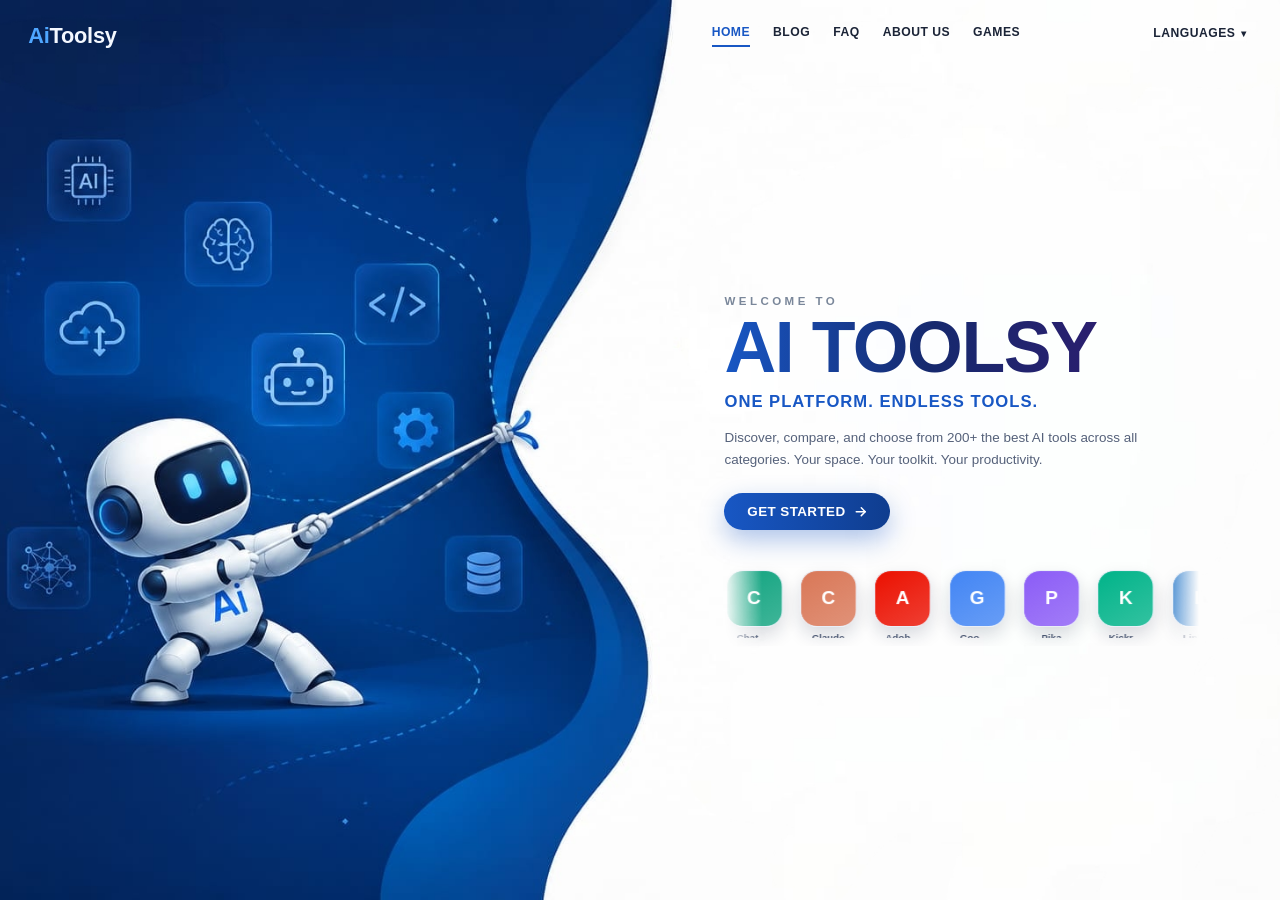
<file: index.html>
<!DOCTYPE html>
<html lang="en">
<head>
<meta charset="UTF-8" />
<meta name="viewport" content="width=device-width, initial-scale=1.0" />
<title>AI Toolsy — Welcome</title>
<link rel="stylesheet" href="assets/landing.css" />
</head>
<body>

  <div class="hero">

    <div class="hero-brand">
      <span class="hero-brand-ai">Ai</span><span class="hero-brand-name">Toolsy</span>
    </div>

    <!-- Mobile-only: hamburger over the image, opens the same nav + language options -->
    <div class="hero-menu">
      <button type="button" class="hero-menu-btn" id="hero-menu-btn" aria-label="Open menu">
        <svg width="18" height="18" viewBox="0 0 24 24" fill="none" stroke="currentColor" stroke-width="2.3" stroke-linecap="round">
          <line x1="3" y1="6" x2="21" y2="6"></line>
          <line x1="3" y1="12" x2="21" y2="12"></line>
          <line x1="3" y1="18" x2="21" y2="18"></line>
        </svg>
      </button>
      <div class="hero-menu-panel" id="hero-menu-panel" hidden>
        <a href="guide.html" class="hero-menu-link" data-i18n="nav.home">Home</a>
        <a href="blog.html" class="hero-menu-link" data-i18n="nav.blog">Blog</a>
        <a href="faq.html" class="hero-menu-link" data-i18n="nav.faq.short">FAQ</a>
        <a href="about.html" class="hero-menu-link" data-i18n="nav.about">About Us</a>
        <a href="games.html" class="hero-menu-link" data-i18n="nav.games">Games</a>
        <button type="button" class="hero-menu-lang-toggle" id="hero-menu-lang-toggle">
          <span data-i18n="nav.languages">Languages</span>
          <span class="hero-lang-caret" aria-hidden="true">▾</span>
        </button>
        <div class="hero-menu-lang-options" id="hero-menu-lang-options" hidden>
          <button type="button" class="hero-lang-option" data-lang="en">English</button>
          <button type="button" class="hero-lang-option" data-lang="fr">Français</button>
          <button type="button" class="hero-lang-option" data-lang="ar">العربية</button>
          <button type="button" class="hero-lang-option" data-lang="de">Deutsch</button>
          <button type="button" class="hero-lang-option" data-lang="es">Español</button>
        </div>
      </div>
    </div>

    <!-- Mobile-only: faint decorative icon/sparkle cluster (cropped from
         the same reference art) in the bottom-left corner of the white
         area. Hidden on desktop via CSS. -->
    <img class="hero-corner-doodle" src="assets/media/hero-corner-doodle.png" alt="" aria-hidden="true">

    <!-- Right: nav + content, overlaid on the white side of the background image -->
    <div class="hero-content">
      <nav class="hero-nav">
        <a href="guide.html" class="hero-nav-link active" data-i18n="nav.home">Home</a>
        <a href="blog.html" class="hero-nav-link" data-i18n="nav.blog">Blog</a>
        <a href="faq.html" class="hero-nav-link" data-i18n="nav.faq.short">FAQ</a>
        <a href="about.html" class="hero-nav-link" data-i18n="nav.about">About Us</a>
        <a href="games.html" class="hero-nav-link" data-i18n="nav.games">Games</a>
        <div class="hero-lang">
          <button type="button" class="hero-nav-link hero-lang-btn" id="hero-lang-btn">
            <span data-i18n="nav.languages">Languages</span> <span class="hero-lang-caret">▾</span>
          </button>
          <div class="hero-lang-menu" id="hero-lang-menu" hidden>
            <button type="button" class="hero-lang-option" data-lang="en">English</button>
            <button type="button" class="hero-lang-option" data-lang="fr">Français</button>
            <button type="button" class="hero-lang-option" data-lang="ar">العربية</button>
            <button type="button" class="hero-lang-option" data-lang="de">Deutsch</button>
            <button type="button" class="hero-lang-option" data-lang="es">Español</button>
          </div>
        </div>
      </nav>

      <div class="hero-main">
        <p class="hero-eyebrow" data-i18n="landing.welcome.eyebrow">Welcome to</p>
        <h1 class="hero-title">AI TOOLSY</h1>
        <p class="hero-tagline" data-i18n="landing.tagline">One platform. Endless tools.</p>
        <p class="hero-desc" data-i18n="landing.welcome.subtitle">Discover, compare, and choose from 200+ the best AI tools across all categories. Your space. Your toolkit. Your productivity.</p>

        <a href="guide.html" class="get-started-btn">
          <span data-i18n="landing.getstarted">Get Started</span>
          <svg width="16" height="16" viewBox="0 0 24 24" fill="none" stroke="currentColor" stroke-width="2.6" stroke-linecap="round" stroke-linejoin="round">
            <line x1="4" y1="12" x2="20" y2="12"></line>
            <polyline points="13 5 20 12 13 19"></polyline>
          </svg>
        </a>

        <div class="featured-tools" aria-label="Featured tools">
          <div class="featured-tools-track" id="featured-tools-track"></div>
        </div>

        <!-- Mobile-only: simple static row instead of the animated rail -->
        <div class="hero-features-static">
          <div class="hero-feature-item">
            <svg viewBox="0 0 24 24" fill="none" stroke="currentColor" stroke-width="1.8"><rect x="6" y="7" width="12" height="10" rx="4"/><circle cx="9.5" cy="12" r="1"/><circle cx="14.5" cy="12" r="1"/><path d="M12 7V4M9 4h6"/></svg>
            <span data-i18n="landing.feature.tools">+200 Tools</span>
          </div>
          <div class="hero-feature-item">
            <svg viewBox="0 0 24 24" fill="none" stroke="currentColor" stroke-width="1.8"><rect x="4" y="4" width="7" height="7" rx="1.5"/><rect x="13" y="4" width="7" height="7" rx="1.5"/><rect x="4" y="13" width="7" height="7" rx="1.5"/><rect x="13" y="13" width="7" height="7" rx="1.5"/></svg>
            <span data-i18n="landing.feature.categories">All Categories</span>
          </div>
          <div class="hero-feature-item">
            <svg viewBox="0 0 24 24" fill="none" stroke="currentColor" stroke-width="1.8"><path d="M13 2 4 14h6l-1 8 9-12h-6l1-8Z"/></svg>
            <span data-i18n="landing.feature.compare">Find, Compare &amp; Choose</span>
          </div>
        </div>
      </div>
    </div>

  </div>

  <script src="assets/i18n.js"></script>
  <script src="assets/landing.js"></script>
  <script src="assets/motion.js"></script>
</body>
</html>
</file>
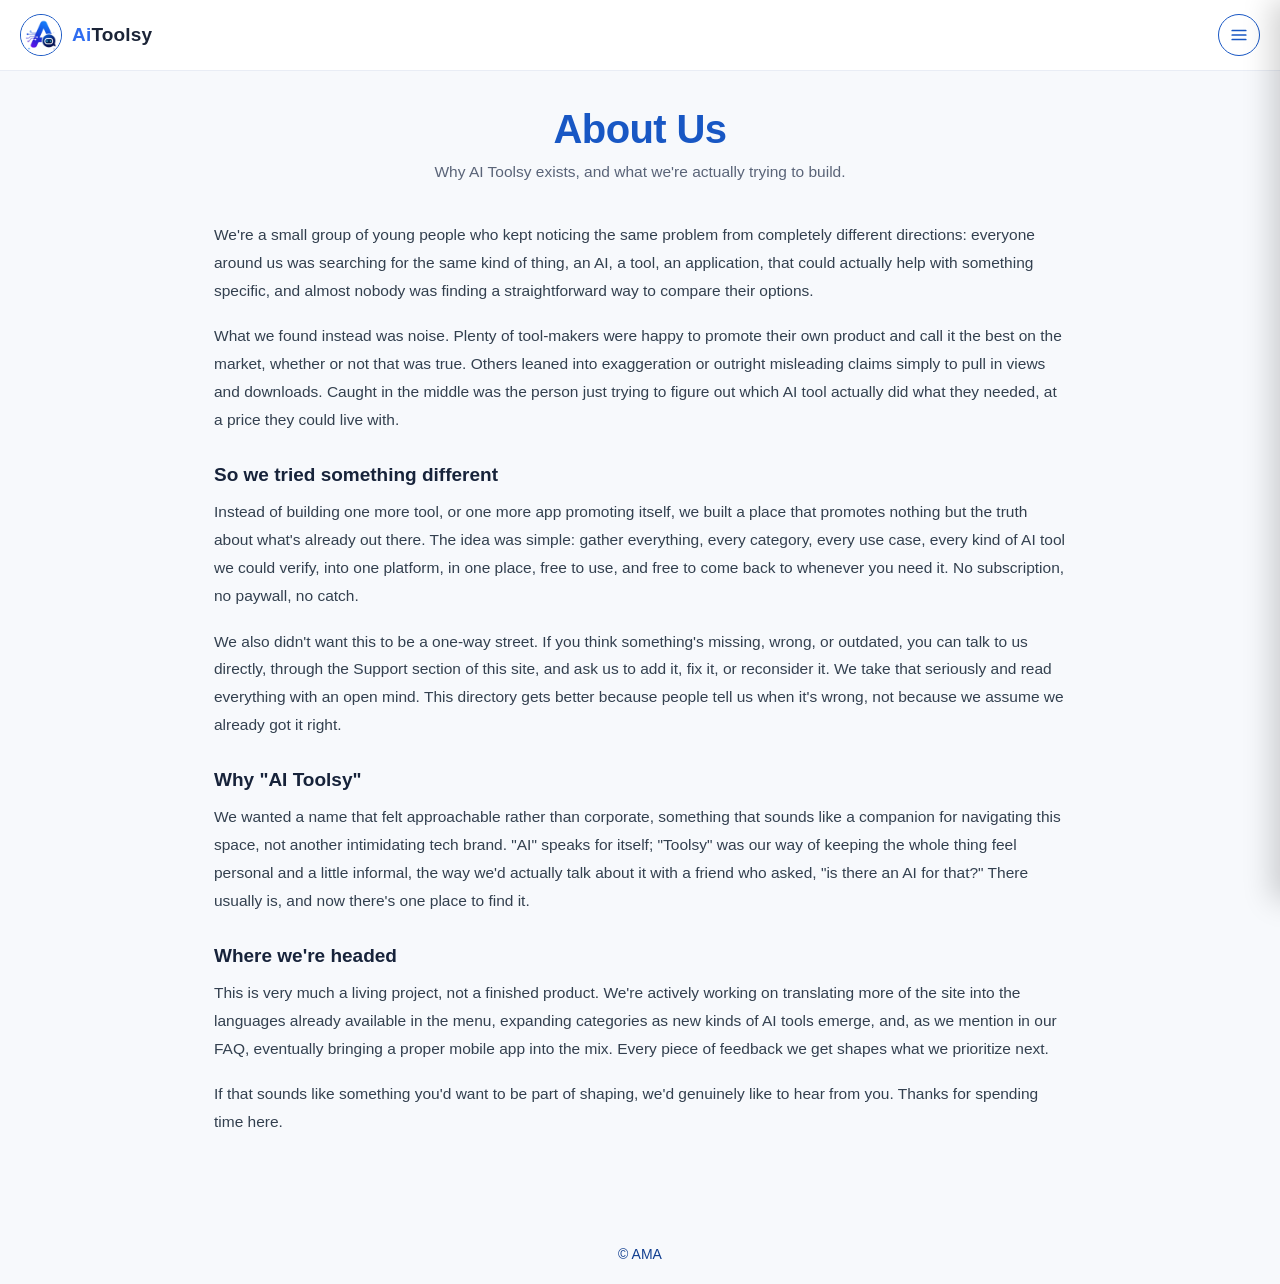
<file: about.html>
<!DOCTYPE html>
<html lang="en">
<head>
<meta charset="UTF-8" />
<meta name="viewport" content="width=device-width, initial-scale=1.0" />
<title>About Us — AI Toolsy</title>
<link rel="stylesheet" href="assets/nav.css" />
<link rel="stylesheet" href="assets/style.css" />
<link rel="stylesheet" href="assets/pages.css" />
</head>
<body data-current="about">

  <header class="app-topbar">
    <a href="guide.html" class="brand-lockup">
      <span class="brand-avatar">
        <img src="assets/media/logo-mark.png" alt="AI Toolsy" />
      </span>
      <span class="brand-name"><span class="brand-ai">Ai</span><span class="brand-rest">Toolsy</span></span>
    </a>
    <button id="menu-btn" class="menu-btn" type="button" aria-label="Open menu">
      <svg width="18" height="18" viewBox="0 0 24 24" fill="none" stroke="currentColor" stroke-width="2.3" stroke-linecap="round">
        <line x1="3" y1="6" x2="21" y2="6"></line>
        <line x1="3" y1="12" x2="21" y2="12"></line>
        <line x1="3" y1="18" x2="21" y2="18"></line>
      </svg>
    </button>
  </header>

  <div id="drawer-overlay" class="drawer-overlay" hidden></div>
  <aside id="drawer" class="drawer" hidden>
    <div class="drawer-header">
      <img src="assets/media/logo-mark.png" alt="AI Toolsy" />
      <span class="brand-name"><span class="brand-ai">Ai</span><span class="brand-rest">Toolsy</span></span>
      <button id="drawer-close" class="drawer-close" type="button" aria-label="Close menu">&times;</button>
    </div>

    <button class="drawer-item" data-page="guide" data-i18n="nav.home">
      <svg width="17" height="17" viewBox="0 0 24 24" fill="none" stroke="currentColor" stroke-width="2"><path d="M3 11l9-8 9 8"/><path d="M5 10v10h14V10"/></svg>
      Home
    </button>
    <button class="drawer-item" data-page="blog" data-i18n="nav.blog">
      <svg width="17" height="17" viewBox="0 0 24 24" fill="none" stroke="currentColor" stroke-width="2"><rect x="3" y="4" width="18" height="16" rx="2"/><line x1="7" y1="9" x2="17" y2="9"/><line x1="7" y1="13" x2="17" y2="13"/><line x1="7" y1="17" x2="12" y2="17"/></svg>
      Blog
    </button>
    <button class="drawer-item" data-page="bookmarks" data-i18n="nav.bookmarks">
      <svg width="17" height="17" viewBox="0 0 24 24" fill="none" stroke="currentColor" stroke-width="2"><path d="M6 3h12v18l-6-4-6 4V3z"/></svg>
      Bookmarks
    </button>
    <button class="drawer-item" data-page="faq" data-i18n="nav.faq">
      <svg width="17" height="17" viewBox="0 0 24 24" fill="none" stroke="currentColor" stroke-width="2"><circle cx="12" cy="12" r="9"/><path d="M9.5 9a2.5 2.5 0 0 1 5 0c0 1.7-2.5 1.9-2.5 3.6"/><line x1="12" y1="16.5" x2="12" y2="16.6"/></svg>
      FAQ / Help Center
    </button>

    <button class="drawer-item" data-page="games" data-i18n="nav.games">
      <svg width="17" height="17" viewBox="0 0 24 24" fill="none" stroke="currentColor" stroke-width="2"><rect x="3" y="4" width="18" height="16" rx="2"/><circle cx="8.5" cy="12" r="1.4"/><circle cx="15.5" cy="10" r="1.4"/><circle cx="15.5" cy="14" r="1.4"/></svg>
      Games
    </button>

    <div class="drawer-section">
      <button class="drawer-item" id="lang-toggle" type="button">
        <svg width="17" height="17" viewBox="0 0 24 24" fill="none" stroke="currentColor" stroke-width="2"><circle cx="12" cy="12" r="9"/><line x1="3" y1="12" x2="21" y2="12"/><path d="M12 3c2.5 2.6 4 6 4 9s-1.5 6.4-4 9c-2.5-2.6-4-6-4-9s1.5-6.4 4-9z"/></svg>
        <span data-i18n="nav.languages">Languages</span>
        <span class="plus">+</span>
      </button>
      <div class="drawer-sub" id="lang-list">
        <button class="drawer-sub-item lang-option" data-lang="en">English</button>
        <button class="drawer-sub-item lang-option" data-lang="fr">Français</button>
        <button class="drawer-sub-item lang-option" data-lang="ar">العربية</button>
        <button class="drawer-sub-item lang-option" data-lang="de">Deutsch</button>
        <button class="drawer-sub-item lang-option" data-lang="es">Español</button>
      </div>
    </div>

    <div class="drawer-spacer"></div>

    <div class="drawer-bottom">
      <button class="drawer-item" data-page="about" data-i18n="nav.about">
        <svg width="17" height="17" viewBox="0 0 24 24" fill="none" stroke="currentColor" stroke-width="2"><circle cx="12" cy="12" r="9"/><line x1="12" y1="11" x2="12" y2="16"/><line x1="12" y1="7.5" x2="12" y2="7.6"/></svg>
        About Us
      </button>
      <button class="drawer-item" id="support-toggle" type="button">
        <svg width="17" height="17" viewBox="0 0 24 24" fill="none" stroke="currentColor" stroke-width="2"><path d="M4 13a8 8 0 0 1 16 0"/><path d="M4 13v4a2 2 0 0 0 2 2h1v-6H5a1 1 0 0 0-1 1z"/><path d="M20 13v4a2 2 0 0 1-2 2h-1v-6h1a1 1 0 0 1 1 1z"/></svg>
        <span data-i18n="nav.support">Support</span>
        <span class="plus">+</span>
      </button>
      <div class="drawer-sub" id="support-list">
        <div class="drawer-sub-row">
          <svg viewBox="0 0 24 24" fill="none" stroke="currentColor" stroke-width="2"><rect x="3" y="5" width="18" height="14" rx="2"/><path d="M3 7l9 6 9-6"/></svg>
          <span>Email (to be added)</span>
        </div>
        <div class="drawer-sub-row">
          <svg viewBox="0 0 24 24" fill="none" stroke="currentColor" stroke-width="2"><path d="M15 8h-2a2 2 0 0 0-2 2v2H9v3h2v7h3v-7h2.2L17 13h-3v-1.5c0-.6.4-1 1-1h2V8z"/></svg>
          <span>Facebook (coming soon)</span>
        </div>
        <div class="drawer-sub-row">
          <svg viewBox="0 0 24 24" fill="none" stroke="currentColor" stroke-width="2"><rect x="3" y="3" width="18" height="18" rx="5"/><circle cx="12" cy="12" r="4"/><circle cx="17.2" cy="6.8" r="1"/></svg>
          <span>Instagram (coming soon)</span>
        </div>
        <div class="drawer-sub-row">
          <svg viewBox="0 0 24 24" fill="none" stroke="currentColor" stroke-width="2"><path d="M14 3v10.5a3.5 3.5 0 1 1-3-3.46"/><path d="M14 3c.5 2.5 2.3 4.2 5 4.5"/></svg>
          <span>TikTok (coming soon)</span>
        </div>
      </div>
    </div>
  </aside>

  <div class="page-wrap">
    <div class="content-wrap">
      <h1 class="page-title">About Us</h1>
      <p class="page-lead">Why AI Toolsy exists, and what we're actually trying to build.</p>
      <div class="about-article">
        <p>We're a small group of young people who kept noticing the same problem from completely different directions: everyone around us was searching for the same kind of thing, an AI, a tool, an application, that could actually help with something specific, and almost nobody was finding a straightforward way to compare their options.</p>

        <p>What we found instead was noise. Plenty of tool-makers were happy to promote their own product and call it the best on the market, whether or not that was true. Others leaned into exaggeration or outright misleading claims simply to pull in views and downloads. Caught in the middle was the person just trying to figure out which AI tool actually did what they needed, at a price they could live with.</p>

        <h2>So we tried something different</h2>
        <p>Instead of building one more tool, or one more app promoting itself, we built a place that promotes nothing but the truth about what's already out there. The idea was simple: gather everything, every category, every use case, every kind of AI tool we could verify, into one platform, in one place, free to use, and free to come back to whenever you need it. No subscription, no paywall, no catch.</p>

        <p>We also didn't want this to be a one-way street. If you think something's missing, wrong, or outdated, you can talk to us directly, through the Support section of this site, and ask us to add it, fix it, or reconsider it. We take that seriously and read everything with an open mind. This directory gets better because people tell us when it's wrong, not because we assume we already got it right.</p>

        <h2>Why "AI Toolsy"</h2>
        <p>We wanted a name that felt approachable rather than corporate, something that sounds like a companion for navigating this space, not another intimidating tech brand. "AI" speaks for itself; "Toolsy" was our way of keeping the whole thing feel personal and a little informal, the way we'd actually talk about it with a friend who asked, "is there an AI for that?" There usually is, and now there's one place to find it.</p>

        <h2>Where we're headed</h2>
        <p>This is very much a living project, not a finished product. We're actively working on translating more of the site into the languages already available in the menu, expanding categories as new kinds of AI tools emerge, and, as we mention in our FAQ, eventually bringing a proper mobile app into the mix. Every piece of feedback we get shapes what we prioritize next.</p>

        <p>If that sounds like something you'd want to be part of shaping, we'd genuinely like to hear from you. Thanks for spending time here.</p>
      </div>
    </div>
  </div>

  <footer class="site-footer">
    <span>&copy; AMA</span>
  </footer>

  <script src="assets/content-translations.js"></script>
  <script src="assets/content-i18n.js"></script>
  <script src="assets/about-i18n.js"></script>
  <script src="assets/i18n.js"></script>
  <script src="assets/nav.js"></script>
  <script src="assets/motion.js"></script>
</body>
</html>
</file>
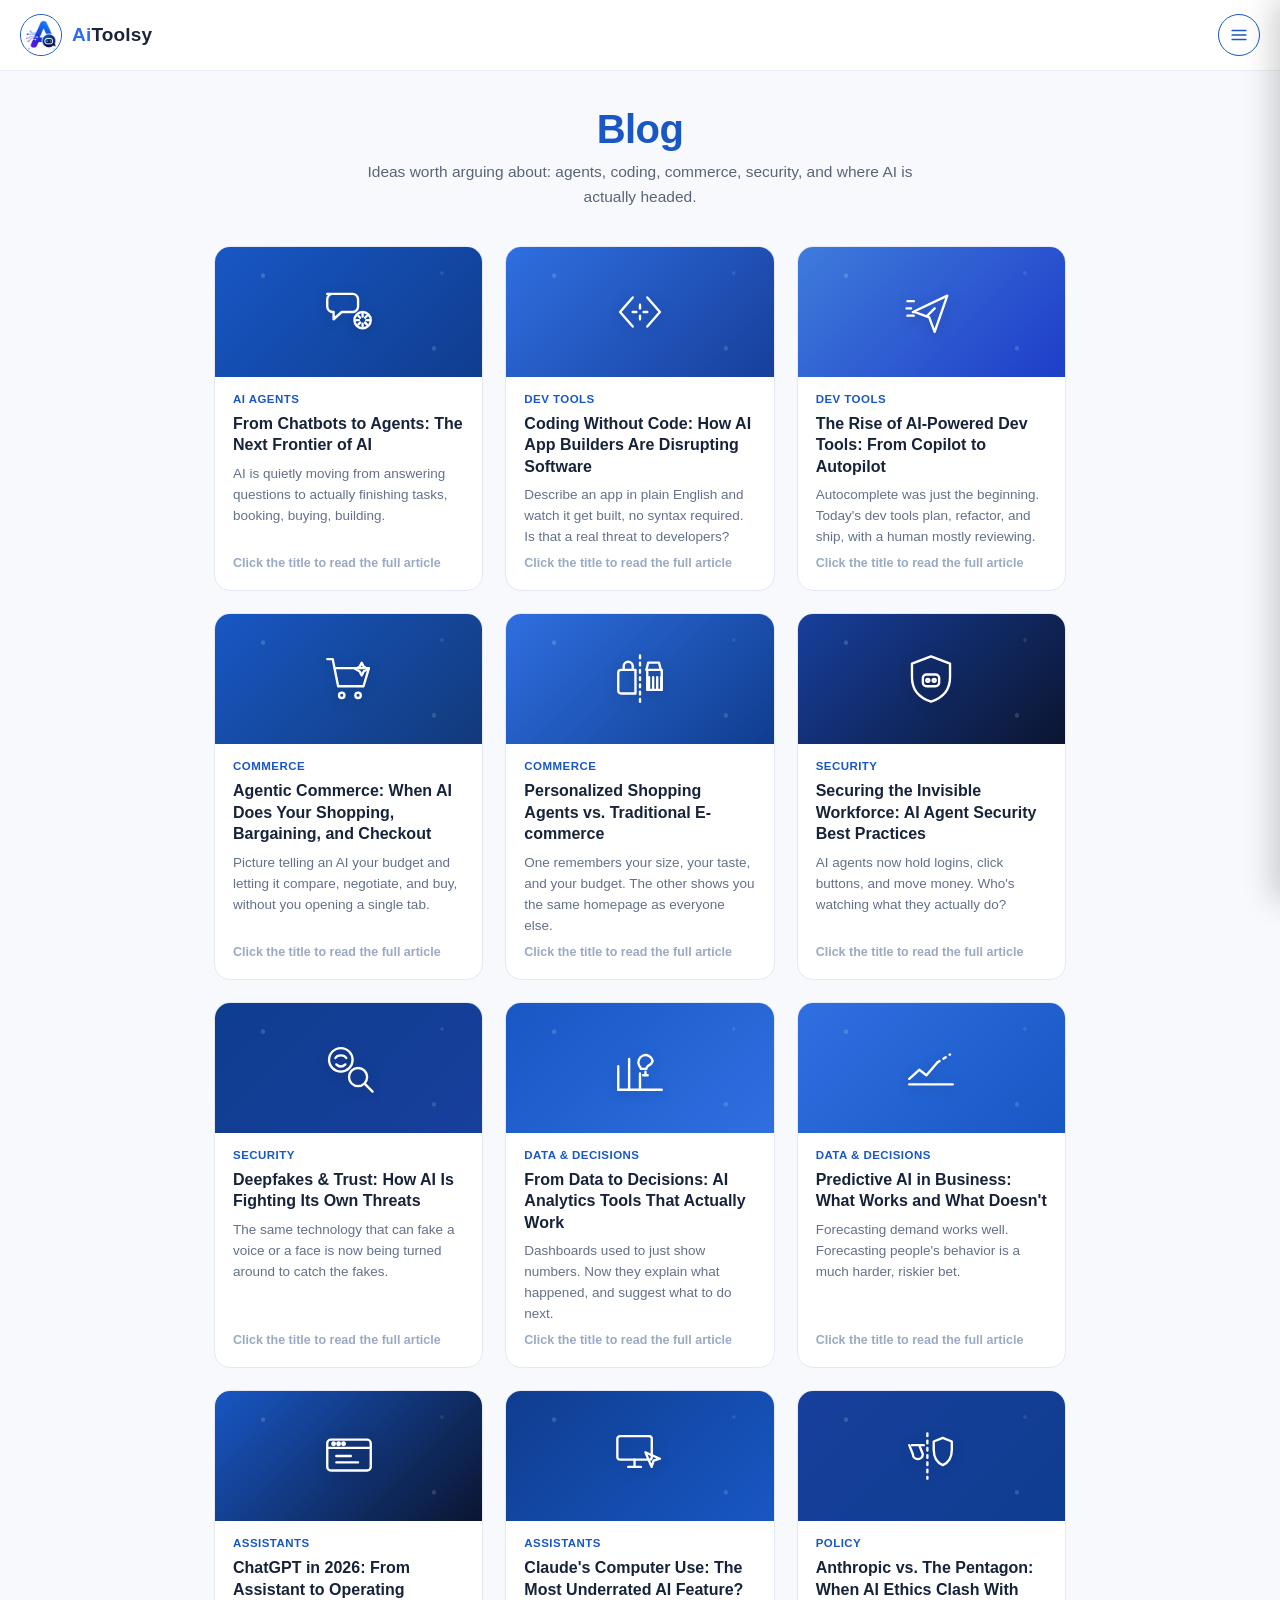
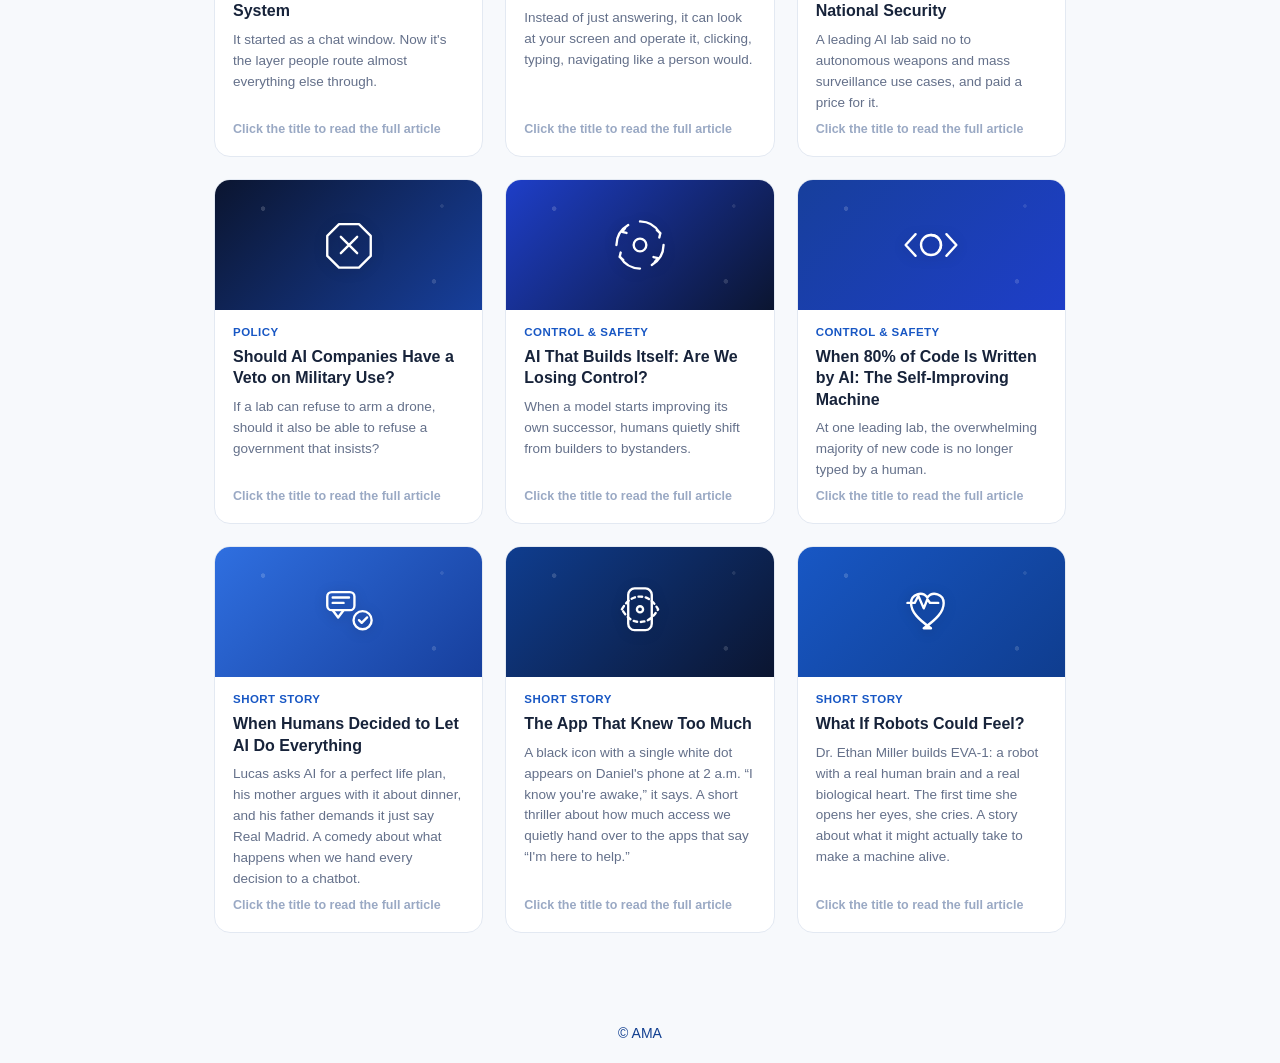
<file: blog.html>
<!DOCTYPE html>
<html lang="en">
<head>
<meta charset="UTF-8" />
<meta name="viewport" content="width=device-width, initial-scale=1.0" />
<title>Blog — AI Toolsy</title>
<link rel="stylesheet" href="assets/nav.css" />
<link rel="stylesheet" href="assets/style.css" />
<link rel="stylesheet" href="assets/pages.css" />
</head>
<body data-current="blog">

  <header class="app-topbar">
    <a href="guide.html" class="brand-lockup">
      <span class="brand-avatar">
        <img src="assets/media/logo-mark.png" alt="AI Toolsy" />
      </span>
      <span class="brand-name"><span class="brand-ai">Ai</span><span class="brand-rest">Toolsy</span></span>
    </a>
    <button id="menu-btn" class="menu-btn" type="button" aria-label="Open menu">
      <svg width="18" height="18" viewBox="0 0 24 24" fill="none" stroke="currentColor" stroke-width="2.3" stroke-linecap="round">
        <line x1="3" y1="6" x2="21" y2="6"></line>
        <line x1="3" y1="12" x2="21" y2="12"></line>
        <line x1="3" y1="18" x2="21" y2="18"></line>
      </svg>
    </button>
  </header>

  <div id="drawer-overlay" class="drawer-overlay" hidden></div>
  <aside id="drawer" class="drawer" hidden>
    <div class="drawer-header">
      <img src="assets/media/logo-mark.png" alt="AI Toolsy" />
      <span class="brand-name"><span class="brand-ai">Ai</span><span class="brand-rest">Toolsy</span></span>
      <button id="drawer-close" class="drawer-close" type="button" aria-label="Close menu">&times;</button>
    </div>

    <button class="drawer-item" data-page="guide" data-i18n="nav.home">
      <svg width="17" height="17" viewBox="0 0 24 24" fill="none" stroke="currentColor" stroke-width="2"><path d="M3 11l9-8 9 8"/><path d="M5 10v10h14V10"/></svg>
      Home
    </button>
    <button class="drawer-item" data-page="blog" data-i18n="nav.blog">
      <svg width="17" height="17" viewBox="0 0 24 24" fill="none" stroke="currentColor" stroke-width="2"><rect x="3" y="4" width="18" height="16" rx="2"/><line x1="7" y1="9" x2="17" y2="9"/><line x1="7" y1="13" x2="17" y2="13"/><line x1="7" y1="17" x2="12" y2="17"/></svg>
      Blog
    </button>
    <button class="drawer-item" data-page="bookmarks" data-i18n="nav.bookmarks">
      <svg width="17" height="17" viewBox="0 0 24 24" fill="none" stroke="currentColor" stroke-width="2"><path d="M6 3h12v18l-6-4-6 4V3z"/></svg>
      Bookmarks
    </button>
    <button class="drawer-item" data-page="faq" data-i18n="nav.faq">
      <svg width="17" height="17" viewBox="0 0 24 24" fill="none" stroke="currentColor" stroke-width="2"><circle cx="12" cy="12" r="9"/><path d="M9.5 9a2.5 2.5 0 0 1 5 0c0 1.7-2.5 1.9-2.5 3.6"/><line x1="12" y1="16.5" x2="12" y2="16.6"/></svg>
      FAQ / Help Center
    </button>

    <button class="drawer-item" data-page="games" data-i18n="nav.games">
      <svg width="17" height="17" viewBox="0 0 24 24" fill="none" stroke="currentColor" stroke-width="2"><rect x="3" y="4" width="18" height="16" rx="2"/><circle cx="8.5" cy="12" r="1.4"/><circle cx="15.5" cy="10" r="1.4"/><circle cx="15.5" cy="14" r="1.4"/></svg>
      Games
    </button>

    <div class="drawer-section">
      <button class="drawer-item" id="lang-toggle" type="button">
        <svg width="17" height="17" viewBox="0 0 24 24" fill="none" stroke="currentColor" stroke-width="2"><circle cx="12" cy="12" r="9"/><line x1="3" y1="12" x2="21" y2="12"/><path d="M12 3c2.5 2.6 4 6 4 9s-1.5 6.4-4 9c-2.5-2.6-4-6-4-9s1.5-6.4 4-9z"/></svg>
        <span data-i18n="nav.languages">Languages</span>
        <span class="plus">+</span>
      </button>
      <div class="drawer-sub" id="lang-list">
        <button class="drawer-sub-item lang-option" data-lang="en">English</button>
        <button class="drawer-sub-item lang-option" data-lang="fr">Français</button>
        <button class="drawer-sub-item lang-option" data-lang="ar">العربية</button>
        <button class="drawer-sub-item lang-option" data-lang="de">Deutsch</button>
        <button class="drawer-sub-item lang-option" data-lang="es">Español</button>
      </div>
    </div>

    <div class="drawer-spacer"></div>

    <div class="drawer-bottom">
      <button class="drawer-item" data-page="about" data-i18n="nav.about">
        <svg width="17" height="17" viewBox="0 0 24 24" fill="none" stroke="currentColor" stroke-width="2"><circle cx="12" cy="12" r="9"/><line x1="12" y1="11" x2="12" y2="16"/><line x1="12" y1="7.5" x2="12" y2="7.6"/></svg>
        About Us
      </button>
      <button class="drawer-item" id="support-toggle" type="button">
        <svg width="17" height="17" viewBox="0 0 24 24" fill="none" stroke="currentColor" stroke-width="2"><path d="M4 13a8 8 0 0 1 16 0"/><path d="M4 13v4a2 2 0 0 0 2 2h1v-6H5a1 1 0 0 0-1 1z"/><path d="M20 13v4a2 2 0 0 1-2 2h-1v-6h1a1 1 0 0 1 1 1z"/></svg>
        <span data-i18n="nav.support">Support</span>
        <span class="plus">+</span>
      </button>
      <div class="drawer-sub" id="support-list">
        <div class="drawer-sub-row">
          <svg viewBox="0 0 24 24" fill="none" stroke="currentColor" stroke-width="2"><rect x="3" y="5" width="18" height="14" rx="2"/><path d="M3 7l9 6 9-6"/></svg>
          <span>Email (to be added)</span>
        </div>
        <div class="drawer-sub-row">
          <svg viewBox="0 0 24 24" fill="none" stroke="currentColor" stroke-width="2"><path d="M15 8h-2a2 2 0 0 0-2 2v2H9v3h2v7h3v-7h2.2L17 13h-3v-1.5c0-.6.4-1 1-1h2V8z"/></svg>
          <span>Facebook (coming soon)</span>
        </div>
        <div class="drawer-sub-row">
          <svg viewBox="0 0 24 24" fill="none" stroke="currentColor" stroke-width="2"><rect x="3" y="3" width="18" height="18" rx="5"/><circle cx="12" cy="12" r="4"/><circle cx="17.2" cy="6.8" r="1"/></svg>
          <span>Instagram (coming soon)</span>
        </div>
        <div class="drawer-sub-row">
          <svg viewBox="0 0 24 24" fill="none" stroke="currentColor" stroke-width="2"><path d="M14 3v10.5a3.5 3.5 0 1 1-3-3.46"/><path d="M14 3c.5 2.5 2.3 4.2 5 4.5"/></svg>
          <span>TikTok (coming soon)</span>
        </div>
      </div>
    </div>
  </aside>

  <div class="page-wrap">
    <div class="content-wrap">
      <h1 class="page-title">Blog</h1>
      <p class="page-lead">Ideas worth arguing about: agents, coding, commerce, security, and where AI is actually headed.</p>
      <div id="blog-grid" class="blog-grid"></div>
    </div>
  </div>

  <footer class="site-footer">
    <span>&copy; AMA</span>
  </footer>

  <div id="article-overlay" class="article-overlay" hidden>
    <div class="article-modal">
      <button id="article-close" class="article-close" aria-label="Close">&times;</button>
      <p id="article-tag" class="article-tag"></p>
      <h2 id="article-title" class="article-title"></h2>
      <div id="article-body" class="article-body"></div>
    </div>
  </div>

  <script src="assets/blog-data.js"></script>
  <script src="assets/content-translations.js"></script>
  <script src="assets/content-i18n.js"></script>
  <script src="assets/blog.js"></script>
  <script src="assets/i18n.js"></script>
  <script src="assets/nav.js"></script>
  <script src="assets/motion.js"></script>
</body>
</html>
</file>
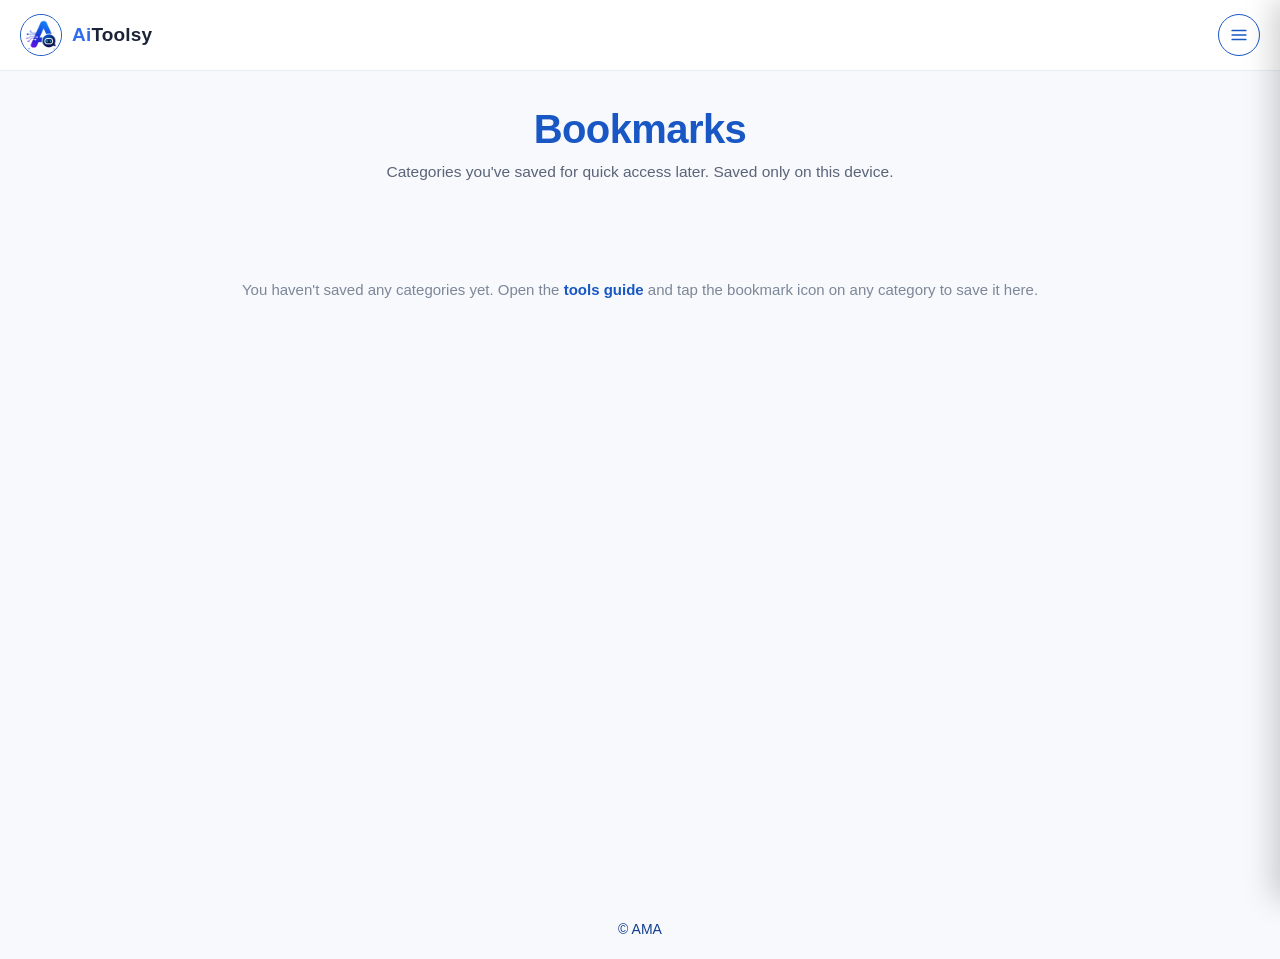
<file: bookmarks.html>
<!DOCTYPE html>
<html lang="en">
<head>
<meta charset="UTF-8" />
<meta name="viewport" content="width=device-width, initial-scale=1.0" />
<title>Bookmarks — AI Toolsy</title>
<link rel="stylesheet" href="assets/nav.css" />
<link rel="stylesheet" href="assets/style.css" />
<link rel="stylesheet" href="assets/pages.css" />
</head>
<body data-current="bookmarks">

  <header class="app-topbar">
    <a href="guide.html" class="brand-lockup">
      <span class="brand-avatar">
        <img src="assets/media/logo-mark.png" alt="AI Toolsy" />
      </span>
      <span class="brand-name"><span class="brand-ai">Ai</span><span class="brand-rest">Toolsy</span></span>
    </a>
    <button id="menu-btn" class="menu-btn" type="button" aria-label="Open menu">
      <svg width="18" height="18" viewBox="0 0 24 24" fill="none" stroke="currentColor" stroke-width="2.3" stroke-linecap="round">
        <line x1="3" y1="6" x2="21" y2="6"></line>
        <line x1="3" y1="12" x2="21" y2="12"></line>
        <line x1="3" y1="18" x2="21" y2="18"></line>
      </svg>
    </button>
  </header>

  <div id="drawer-overlay" class="drawer-overlay" hidden></div>
  <aside id="drawer" class="drawer" hidden>
    <div class="drawer-header">
      <img src="assets/media/logo-mark.png" alt="AI Toolsy" />
      <span class="brand-name"><span class="brand-ai">Ai</span><span class="brand-rest">Toolsy</span></span>
      <button id="drawer-close" class="drawer-close" type="button" aria-label="Close menu">&times;</button>
    </div>

    <button class="drawer-item" data-page="guide" data-i18n="nav.home">
      <svg width="17" height="17" viewBox="0 0 24 24" fill="none" stroke="currentColor" stroke-width="2"><path d="M3 11l9-8 9 8"/><path d="M5 10v10h14V10"/></svg>
      Home
    </button>
    <button class="drawer-item" data-page="blog" data-i18n="nav.blog">
      <svg width="17" height="17" viewBox="0 0 24 24" fill="none" stroke="currentColor" stroke-width="2"><rect x="3" y="4" width="18" height="16" rx="2"/><line x1="7" y1="9" x2="17" y2="9"/><line x1="7" y1="13" x2="17" y2="13"/><line x1="7" y1="17" x2="12" y2="17"/></svg>
      Blog
    </button>
    <button class="drawer-item" data-page="bookmarks" data-i18n="nav.bookmarks">
      <svg width="17" height="17" viewBox="0 0 24 24" fill="none" stroke="currentColor" stroke-width="2"><path d="M6 3h12v18l-6-4-6 4V3z"/></svg>
      Bookmarks
    </button>
    <button class="drawer-item" data-page="faq" data-i18n="nav.faq">
      <svg width="17" height="17" viewBox="0 0 24 24" fill="none" stroke="currentColor" stroke-width="2"><circle cx="12" cy="12" r="9"/><path d="M9.5 9a2.5 2.5 0 0 1 5 0c0 1.7-2.5 1.9-2.5 3.6"/><line x1="12" y1="16.5" x2="12" y2="16.6"/></svg>
      FAQ / Help Center
    </button>

    <button class="drawer-item" data-page="games" data-i18n="nav.games">
      <svg width="17" height="17" viewBox="0 0 24 24" fill="none" stroke="currentColor" stroke-width="2"><rect x="3" y="4" width="18" height="16" rx="2"/><circle cx="8.5" cy="12" r="1.4"/><circle cx="15.5" cy="10" r="1.4"/><circle cx="15.5" cy="14" r="1.4"/></svg>
      Games
    </button>

    <div class="drawer-section">
      <button class="drawer-item" id="lang-toggle" type="button">
        <svg width="17" height="17" viewBox="0 0 24 24" fill="none" stroke="currentColor" stroke-width="2"><circle cx="12" cy="12" r="9"/><line x1="3" y1="12" x2="21" y2="12"/><path d="M12 3c2.5 2.6 4 6 4 9s-1.5 6.4-4 9c-2.5-2.6-4-6-4-9s1.5-6.4 4-9z"/></svg>
        <span data-i18n="nav.languages">Languages</span>
        <span class="plus">+</span>
      </button>
      <div class="drawer-sub" id="lang-list">
        <button class="drawer-sub-item lang-option" data-lang="en">English</button>
        <button class="drawer-sub-item lang-option" data-lang="fr">Français</button>
        <button class="drawer-sub-item lang-option" data-lang="ar">العربية</button>
        <button class="drawer-sub-item lang-option" data-lang="de">Deutsch</button>
        <button class="drawer-sub-item lang-option" data-lang="es">Español</button>
      </div>
    </div>

    <div class="drawer-spacer"></div>

    <div class="drawer-bottom">
      <button class="drawer-item" data-page="about" data-i18n="nav.about">
        <svg width="17" height="17" viewBox="0 0 24 24" fill="none" stroke="currentColor" stroke-width="2"><circle cx="12" cy="12" r="9"/><line x1="12" y1="11" x2="12" y2="16"/><line x1="12" y1="7.5" x2="12" y2="7.6"/></svg>
        About Us
      </button>
      <button class="drawer-item" id="support-toggle" type="button">
        <svg width="17" height="17" viewBox="0 0 24 24" fill="none" stroke="currentColor" stroke-width="2"><path d="M4 13a8 8 0 0 1 16 0"/><path d="M4 13v4a2 2 0 0 0 2 2h1v-6H5a1 1 0 0 0-1 1z"/><path d="M20 13v4a2 2 0 0 1-2 2h-1v-6h1a1 1 0 0 1 1 1z"/></svg>
        <span data-i18n="nav.support">Support</span>
        <span class="plus">+</span>
      </button>
      <div class="drawer-sub" id="support-list">
        <div class="drawer-sub-row">
          <svg viewBox="0 0 24 24" fill="none" stroke="currentColor" stroke-width="2"><rect x="3" y="5" width="18" height="14" rx="2"/><path d="M3 7l9 6 9-6"/></svg>
          <span>Email (to be added)</span>
        </div>
        <div class="drawer-sub-row">
          <svg viewBox="0 0 24 24" fill="none" stroke="currentColor" stroke-width="2"><path d="M15 8h-2a2 2 0 0 0-2 2v2H9v3h2v7h3v-7h2.2L17 13h-3v-1.5c0-.6.4-1 1-1h2V8z"/></svg>
          <span>Facebook (coming soon)</span>
        </div>
        <div class="drawer-sub-row">
          <svg viewBox="0 0 24 24" fill="none" stroke="currentColor" stroke-width="2"><rect x="3" y="3" width="18" height="18" rx="5"/><circle cx="12" cy="12" r="4"/><circle cx="17.2" cy="6.8" r="1"/></svg>
          <span>Instagram (coming soon)</span>
        </div>
        <div class="drawer-sub-row">
          <svg viewBox="0 0 24 24" fill="none" stroke="currentColor" stroke-width="2"><path d="M14 3v10.5a3.5 3.5 0 1 1-3-3.46"/><path d="M14 3c.5 2.5 2.3 4.2 5 4.5"/></svg>
          <span>TikTok (coming soon)</span>
        </div>
      </div>
    </div>
  </aside>

  <div class="page-wrap">
    <div class="content-wrap">
      <h1 class="page-title">Bookmarks</h1>
      <p class="page-lead">Categories you've saved for quick access later. Saved only on this device.</p>
      <div id="grid" class="grid" data-bookmarks-only="true"></div>
      <div id="bookmarks-empty" class="bookmarks-empty" hidden>
        You haven't saved any categories yet. Open the <a href="guide.html">tools guide</a> and tap the bookmark icon on any category to save it here.
      </div>
    </div>
  </div>

  <footer class="site-footer">
    <span>&copy; AMA</span>
  </footer>

  <script src="assets/data.js"></script>
  <script src="assets/content-translations.js"></script>
  <script src="assets/content-i18n.js"></script>
  <script src="assets/i18n.js"></script>
  <script src="assets/script.js"></script>
  <script src="assets/nav.js"></script>
  <script src="assets/motion.js"></script>
</body>
</html>
</file>
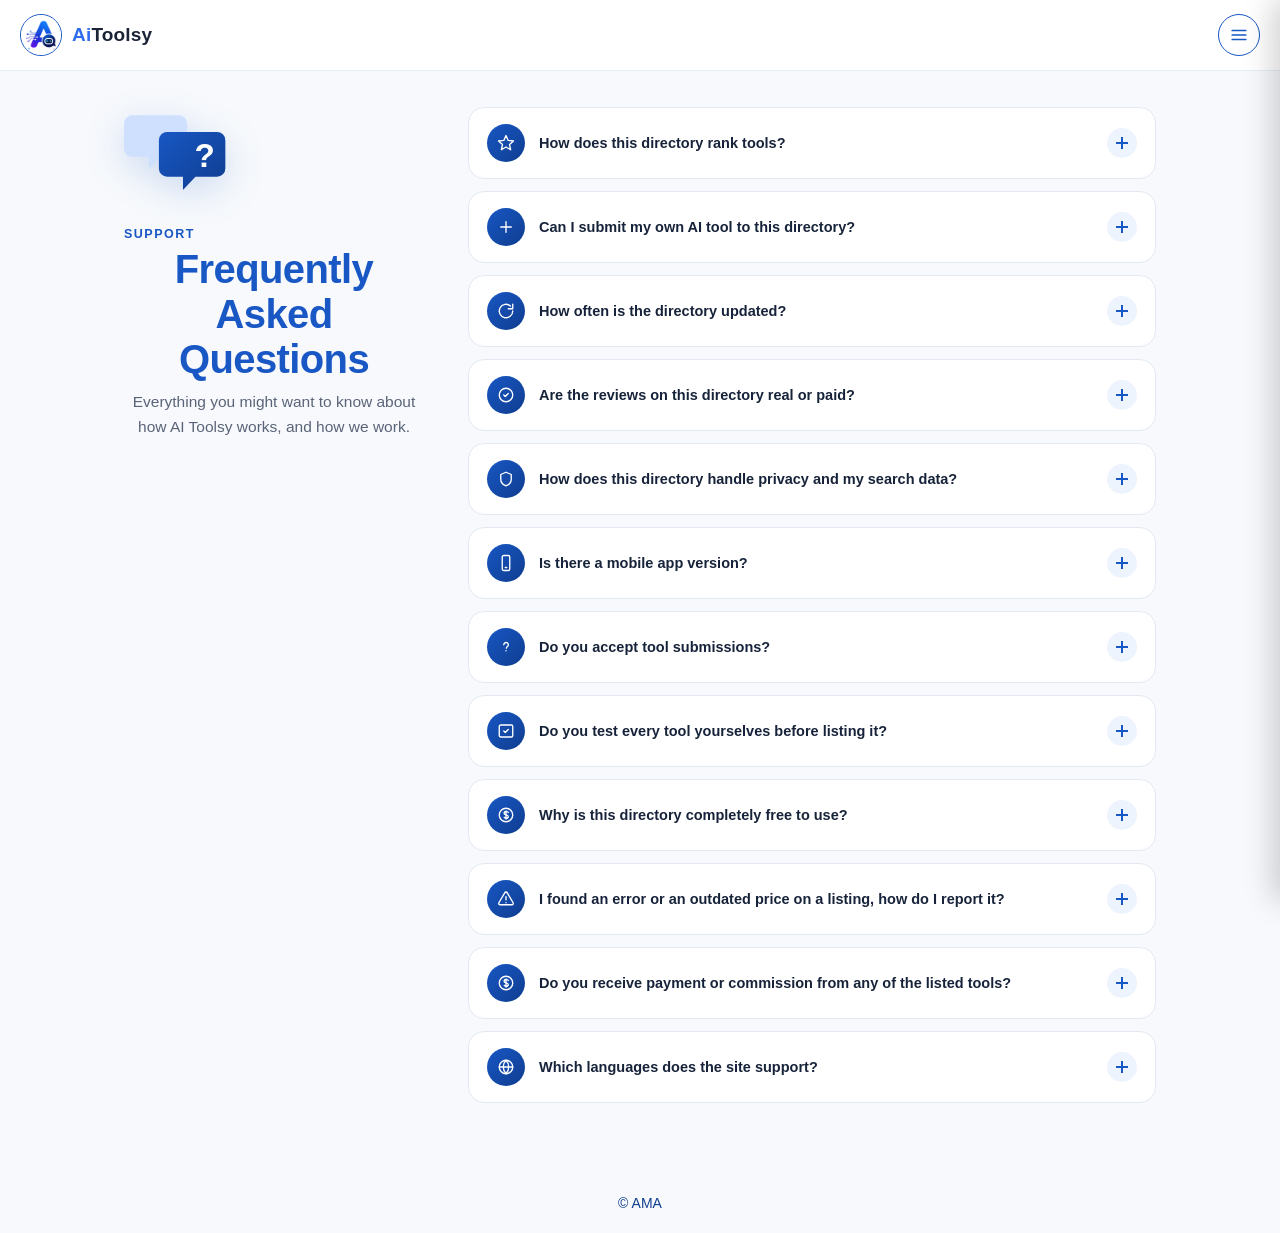
<file: faq.html>
<!DOCTYPE html>
<html lang="en">
<head>
<meta charset="UTF-8" />
<meta name="viewport" content="width=device-width, initial-scale=1.0" />
<title>FAQ / Help Center — AI Toolsy</title>
<link rel="stylesheet" href="assets/nav.css" />
<link rel="stylesheet" href="assets/style.css" />
<link rel="stylesheet" href="assets/pages.css" />
</head>
<body data-current="faq">

  <header class="app-topbar">
    <a href="guide.html" class="brand-lockup">
      <span class="brand-avatar">
        <img src="assets/media/logo-mark.png" alt="AI Toolsy" />
      </span>
      <span class="brand-name"><span class="brand-ai">Ai</span><span class="brand-rest">Toolsy</span></span>
    </a>
    <button id="menu-btn" class="menu-btn" type="button" aria-label="Open menu">
      <svg width="18" height="18" viewBox="0 0 24 24" fill="none" stroke="currentColor" stroke-width="2.3" stroke-linecap="round">
        <line x1="3" y1="6" x2="21" y2="6"></line>
        <line x1="3" y1="12" x2="21" y2="12"></line>
        <line x1="3" y1="18" x2="21" y2="18"></line>
      </svg>
    </button>
  </header>

  <div id="drawer-overlay" class="drawer-overlay" hidden></div>
  <aside id="drawer" class="drawer" hidden>
    <div class="drawer-header">
      <img src="assets/media/logo-mark.png" alt="AI Toolsy" />
      <span class="brand-name"><span class="brand-ai">Ai</span><span class="brand-rest">Toolsy</span></span>
      <button id="drawer-close" class="drawer-close" type="button" aria-label="Close menu">&times;</button>
    </div>

    <button class="drawer-item" data-page="guide" data-i18n="nav.home">
      <svg width="17" height="17" viewBox="0 0 24 24" fill="none" stroke="currentColor" stroke-width="2"><path d="M3 11l9-8 9 8"/><path d="M5 10v10h14V10"/></svg>
      Home
    </button>
    <button class="drawer-item" data-page="blog" data-i18n="nav.blog">
      <svg width="17" height="17" viewBox="0 0 24 24" fill="none" stroke="currentColor" stroke-width="2"><rect x="3" y="4" width="18" height="16" rx="2"/><line x1="7" y1="9" x2="17" y2="9"/><line x1="7" y1="13" x2="17" y2="13"/><line x1="7" y1="17" x2="12" y2="17"/></svg>
      Blog
    </button>
    <button class="drawer-item" data-page="bookmarks" data-i18n="nav.bookmarks">
      <svg width="17" height="17" viewBox="0 0 24 24" fill="none" stroke="currentColor" stroke-width="2"><path d="M6 3h12v18l-6-4-6 4V3z"/></svg>
      Bookmarks
    </button>
    <button class="drawer-item" data-page="faq" data-i18n="nav.faq">
      <svg width="17" height="17" viewBox="0 0 24 24" fill="none" stroke="currentColor" stroke-width="2"><circle cx="12" cy="12" r="9"/><path d="M9.5 9a2.5 2.5 0 0 1 5 0c0 1.7-2.5 1.9-2.5 3.6"/><line x1="12" y1="16.5" x2="12" y2="16.6"/></svg>
      FAQ / Help Center
    </button>

    <button class="drawer-item" data-page="games" data-i18n="nav.games">
      <svg width="17" height="17" viewBox="0 0 24 24" fill="none" stroke="currentColor" stroke-width="2"><rect x="3" y="4" width="18" height="16" rx="2"/><circle cx="8.5" cy="12" r="1.4"/><circle cx="15.5" cy="10" r="1.4"/><circle cx="15.5" cy="14" r="1.4"/></svg>
      Games
    </button>

    <div class="drawer-section">
      <button class="drawer-item" id="lang-toggle" type="button">
        <svg width="17" height="17" viewBox="0 0 24 24" fill="none" stroke="currentColor" stroke-width="2"><circle cx="12" cy="12" r="9"/><line x1="3" y1="12" x2="21" y2="12"/><path d="M12 3c2.5 2.6 4 6 4 9s-1.5 6.4-4 9c-2.5-2.6-4-6-4-9s1.5-6.4 4-9z"/></svg>
        <span data-i18n="nav.languages">Languages</span>
        <span class="plus">+</span>
      </button>
      <div class="drawer-sub" id="lang-list">
        <button class="drawer-sub-item lang-option" data-lang="en">English</button>
        <button class="drawer-sub-item lang-option" data-lang="fr">Français</button>
        <button class="drawer-sub-item lang-option" data-lang="ar">العربية</button>
        <button class="drawer-sub-item lang-option" data-lang="de">Deutsch</button>
        <button class="drawer-sub-item lang-option" data-lang="es">Español</button>
      </div>
    </div>

    <div class="drawer-spacer"></div>

    <div class="drawer-bottom">
      <button class="drawer-item" data-page="about" data-i18n="nav.about">
        <svg width="17" height="17" viewBox="0 0 24 24" fill="none" stroke="currentColor" stroke-width="2"><circle cx="12" cy="12" r="9"/><line x1="12" y1="11" x2="12" y2="16"/><line x1="12" y1="7.5" x2="12" y2="7.6"/></svg>
        About Us
      </button>
      <button class="drawer-item" id="support-toggle" type="button">
        <svg width="17" height="17" viewBox="0 0 24 24" fill="none" stroke="currentColor" stroke-width="2"><path d="M4 13a8 8 0 0 1 16 0"/><path d="M4 13v4a2 2 0 0 0 2 2h1v-6H5a1 1 0 0 0-1 1z"/><path d="M20 13v4a2 2 0 0 1-2 2h-1v-6h1a1 1 0 0 1 1 1z"/></svg>
        <span data-i18n="nav.support">Support</span>
        <span class="plus">+</span>
      </button>
      <div class="drawer-sub" id="support-list">
        <div class="drawer-sub-row">
          <svg viewBox="0 0 24 24" fill="none" stroke="currentColor" stroke-width="2"><rect x="3" y="5" width="18" height="14" rx="2"/><path d="M3 7l9 6 9-6"/></svg>
          <span>Email (to be added)</span>
        </div>
        <div class="drawer-sub-row">
          <svg viewBox="0 0 24 24" fill="none" stroke="currentColor" stroke-width="2"><path d="M15 8h-2a2 2 0 0 0-2 2v2H9v3h2v7h3v-7h2.2L17 13h-3v-1.5c0-.6.4-1 1-1h2V8z"/></svg>
          <span>Facebook (coming soon)</span>
        </div>
        <div class="drawer-sub-row">
          <svg viewBox="0 0 24 24" fill="none" stroke="currentColor" stroke-width="2"><rect x="3" y="3" width="18" height="18" rx="5"/><circle cx="12" cy="12" r="4"/><circle cx="17.2" cy="6.8" r="1"/></svg>
          <span>Instagram (coming soon)</span>
        </div>
        <div class="drawer-sub-row">
          <svg viewBox="0 0 24 24" fill="none" stroke="currentColor" stroke-width="2"><path d="M14 3v10.5a3.5 3.5 0 1 1-3-3.46"/><path d="M14 3c.5 2.5 2.3 4.2 5 4.5"/></svg>
          <span>TikTok (coming soon)</span>
        </div>
      </div>
    </div>
  </aside>

  <div class="page-wrap">
    <div class="content-wrap faq-content-wrap">
      <div class="faq-layout">
        <div class="faq-intro">
          <div class="faq-mark" aria-hidden="true">
            <svg viewBox="0 0 130 118" xmlns="http://www.w3.org/2000/svg">
              <defs>
                <linearGradient id="faqMarkGrad" x1="0" y1="0" x2="1" y2="1">
                  <stop offset="0" stop-color="#1857c4"/>
                  <stop offset="1" stop-color="#0f3d8f"/>
                </linearGradient>
              </defs>
              <path d="M8 10h56a10 10 0 0 1 10 10v30a10 10 0 0 1-10 10H44l-16 14v-14H8A10 10 0 0 1-2 50V20A10 10 0 0 1 8 10Z" fill="#CFE0FF" transform="translate(2,0)"/>
              <path d="M52 30h60a10 10 0 0 1 10 10v34a10 10 0 0 1-10 10H86l-15 16v-16H52a10 10 0 0 1-10-10V40a10 10 0 0 1 10-10Z" fill="url(#faqMarkGrad)"/>
              <text x="97" y="72" font-family="sans-serif" font-weight="800" font-size="40" fill="#ffffff" text-anchor="middle">?</text>
            </svg>
          </div>
          <p class="faq-eyebrow">Support</p>
          <h1 class="page-title">Frequently Asked Questions</h1>
          <p class="page-lead">Everything you might want to know about how AI Toolsy works, and how we work.</p>
        </div>
        <div id="faq-list" class="faq-list"></div>
      </div>
    </div>
  </div>

  <footer class="site-footer">
    <span>&copy; AMA</span>
  </footer>

  <script src="assets/faq-data.js"></script>
  <script src="assets/content-translations.js"></script>
  <script src="assets/content-i18n.js"></script>
  <script src="assets/faq.js"></script>
  <script src="assets/i18n.js"></script>
  <script src="assets/nav.js"></script>
  <script src="assets/motion.js"></script>
</body>
</html>
</file>
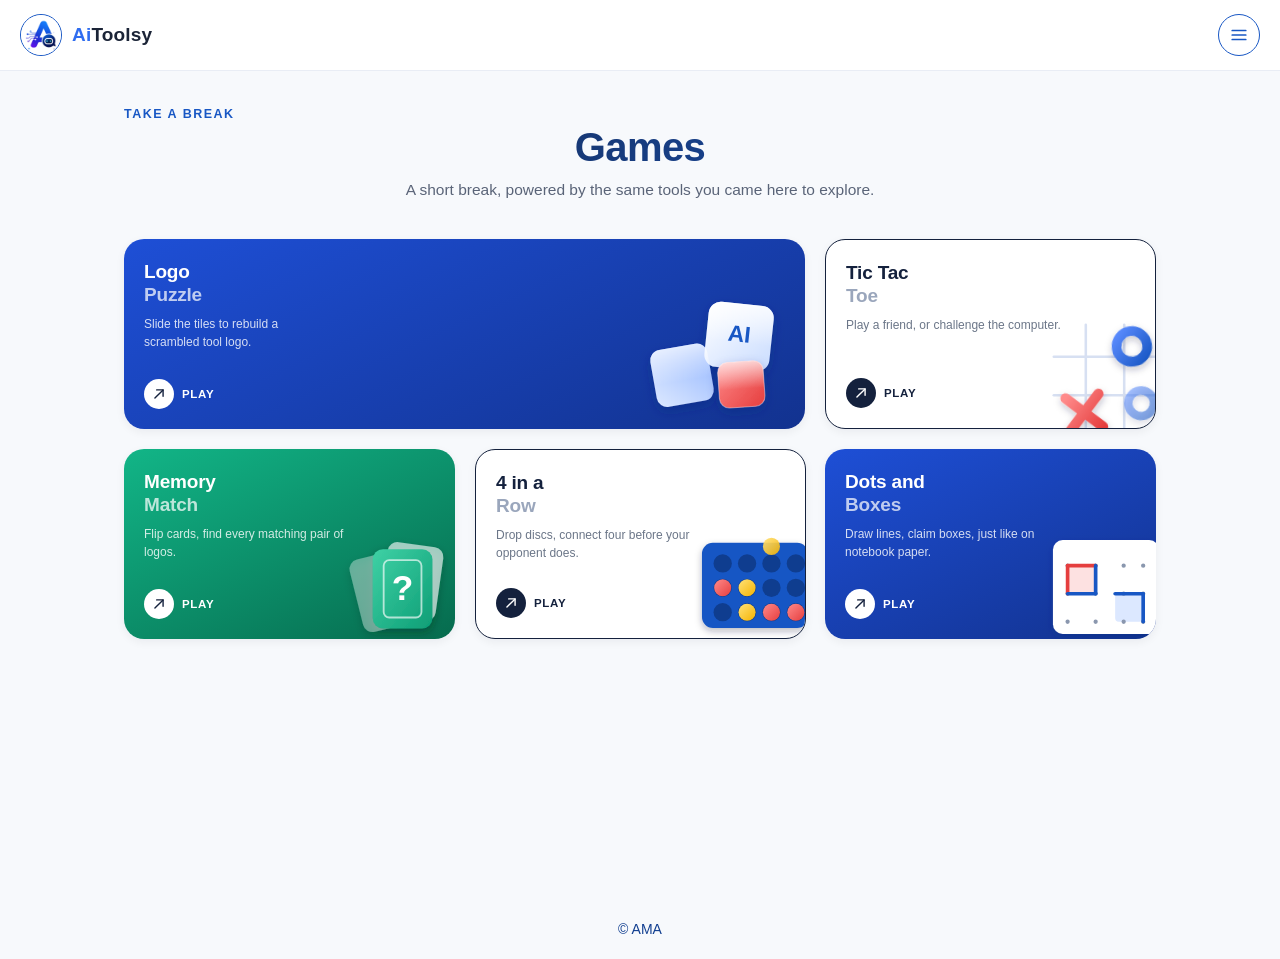
<file: games.html>
<!DOCTYPE html>
<html lang="en">
<head>
<meta charset="UTF-8" />
<meta name="viewport" content="width=device-width, initial-scale=1.0" />
<title>Games - AI Toolsy</title>
<link rel="stylesheet" href="assets/nav.css" />
<link rel="stylesheet" href="assets/style.css" />
<link rel="stylesheet" href="assets/pages.css" />
<link rel="stylesheet" href="assets/games.css" />
</head>
<body data-current="games">

  <header class="app-topbar">
    <a href="guide.html" class="brand-lockup">
      <span class="brand-avatar">
        <img src="assets/media/logo-mark.png" alt="AI Toolsy" />
      </span>
      <span class="brand-name"><span class="brand-ai">Ai</span><span class="brand-rest">Toolsy</span></span>
    </a>
    <button id="menu-btn" class="menu-btn" type="button" aria-label="Open menu">
      <svg width="18" height="18" viewBox="0 0 24 24" fill="none" stroke="currentColor" stroke-width="2.3" stroke-linecap="round">
        <line x1="3" y1="6" x2="21" y2="6"></line>
        <line x1="3" y1="12" x2="21" y2="12"></line>
        <line x1="3" y1="18" x2="21" y2="18"></line>
      </svg>
    </button>
  </header>

  <div id="drawer-overlay" class="drawer-overlay" hidden></div>
  <aside id="drawer" class="drawer" hidden>
    <div class="drawer-header">
      <img src="assets/media/logo-mark.png" alt="AI Toolsy" />
      <span class="brand-name"><span class="brand-ai">Ai</span><span class="brand-rest">Toolsy</span></span>
      <button id="drawer-close" class="drawer-close" type="button" aria-label="Close menu">&times;</button>
    </div>

    <button class="drawer-item" data-page="guide" data-i18n="nav.home">
      <svg width="17" height="17" viewBox="0 0 24 24" fill="none" stroke="currentColor" stroke-width="2"><path d="M3 11l9-8 9 8"/><path d="M5 10v10h14V10"/></svg>
      Home
    </button>
    <button class="drawer-item" data-page="blog" data-i18n="nav.blog">
      <svg width="17" height="17" viewBox="0 0 24 24" fill="none" stroke="currentColor" stroke-width="2"><rect x="3" y="4" width="18" height="16" rx="2"/><line x1="7" y1="9" x2="17" y2="9"/><line x1="7" y1="13" x2="17" y2="13"/><line x1="7" y1="17" x2="12" y2="17"/></svg>
      Blog
    </button>
    <button class="drawer-item" data-page="bookmarks" data-i18n="nav.bookmarks">
      <svg width="17" height="17" viewBox="0 0 24 24" fill="none" stroke="currentColor" stroke-width="2"><path d="M6 3h12v18l-6-4-6 4V3z"/></svg>
      Bookmarks
    </button>
    <button class="drawer-item" data-page="faq" data-i18n="nav.faq">
      <svg width="17" height="17" viewBox="0 0 24 24" fill="none" stroke="currentColor" stroke-width="2"><circle cx="12" cy="12" r="9"/><path d="M9.5 9a2.5 2.5 0 0 1 5 0c0 1.7-2.5 1.9-2.5 3.6"/><line x1="12" y1="16.5" x2="12" y2="16.6"/></svg>
      FAQ / Help Center
    </button>

    <button class="drawer-item" data-page="games" data-i18n="nav.games">
      <svg width="17" height="17" viewBox="0 0 24 24" fill="none" stroke="currentColor" stroke-width="2"><rect x="3" y="4" width="18" height="16" rx="2"/><circle cx="8.5" cy="12" r="1.4"/><circle cx="15.5" cy="10" r="1.4"/><circle cx="15.5" cy="14" r="1.4"/></svg>
      Games
    </button>

    <div class="drawer-section">
      <button class="drawer-item" id="lang-toggle" type="button">
        <svg width="17" height="17" viewBox="0 0 24 24" fill="none" stroke="currentColor" stroke-width="2"><circle cx="12" cy="12" r="9"/><line x1="3" y1="12" x2="21" y2="12"/><path d="M12 3c2.5 2.6 4 6 4 9s-1.5 6.4-4 9c-2.5-2.6-4-6-4-9s1.5-6.4 4-9z"/></svg>
        <span data-i18n="nav.languages">Languages</span>
        <span class="plus">+</span>
      </button>
      <div class="drawer-sub" id="lang-list">
        <button class="drawer-sub-item lang-option" data-lang="en">English</button>
        <button class="drawer-sub-item lang-option" data-lang="fr">Français</button>
        <button class="drawer-sub-item lang-option" data-lang="ar">العربية</button>
        <button class="drawer-sub-item lang-option" data-lang="de">Deutsch</button>
        <button class="drawer-sub-item lang-option" data-lang="es">Español</button>
      </div>
    </div>

    <div class="drawer-spacer"></div>

    <div class="drawer-bottom">
      <button class="drawer-item" data-page="about" data-i18n="nav.about">
        <svg width="17" height="17" viewBox="0 0 24 24" fill="none" stroke="currentColor" stroke-width="2"><circle cx="12" cy="12" r="9"/><line x1="12" y1="11" x2="12" y2="16"/><line x1="12" y1="7.5" x2="12" y2="7.6"/></svg>
        About Us
      </button>
      <button class="drawer-item" id="support-toggle" type="button">
        <svg width="17" height="17" viewBox="0 0 24 24" fill="none" stroke="currentColor" stroke-width="2"><path d="M4 13a8 8 0 0 1 16 0"/><path d="M4 13v4a2 2 0 0 0 2 2h1v-6H5a1 1 0 0 0-1 1z"/><path d="M20 13v4a2 2 0 0 1-2 2h-1v-6h1a1 1 0 0 1 1 1z"/></svg>
        <span data-i18n="nav.support">Support</span>
        <span class="plus">+</span>
      </button>
      <div class="drawer-sub" id="support-list">
        <div class="drawer-sub-row">
          <svg viewBox="0 0 24 24" fill="none" stroke="currentColor" stroke-width="2"><rect x="3" y="5" width="18" height="14" rx="2"/><path d="M3 7l9 6 9-6"/></svg>
          <span>Email (to be added)</span>
        </div>
        <div class="drawer-sub-row">
          <svg viewBox="0 0 24 24" fill="none" stroke="currentColor" stroke-width="2"><path d="M15 8h-2a2 2 0 0 0-2 2v2H9v3h2v7h3v-7h2.2L17 13h-3v-1.5c0-.6.4-1 1-1h2V8z"/></svg>
          <span>Facebook (coming soon)</span>
        </div>
        <div class="drawer-sub-row">
          <svg viewBox="0 0 24 24" fill="none" stroke="currentColor" stroke-width="2"><rect x="3" y="3" width="18" height="18" rx="5"/><circle cx="12" cy="12" r="4"/><circle cx="17.2" cy="6.8" r="1"/></svg>
          <span>Instagram (coming soon)</span>
        </div>
        <div class="drawer-sub-row">
          <svg viewBox="0 0 24 24" fill="none" stroke="currentColor" stroke-width="2"><path d="M14 3v10.5a3.5 3.5 0 1 1-3-3.46"/><path d="M14 3c.5 2.5 2.3 4.2 5 4.5"/></svg>
          <span>TikTok (coming soon)</span>
        </div>
      </div>
    </div>
  </aside>
  <div class="page-wrap">
    <div class="content-wrap games-content-wrap">
      <div class="games-hero">
        <p class="games-eyebrow">Take a break</p>
        <h1 class="page-title games-title">Games</h1>
        <p class="page-lead">A short break, powered by the same tools you came here to explore.</p>
      </div>

      <div class="game-picker">
        <a class="game-pick-card featured" href="play.html?game=puzzle" data-scheme="royal-blue" style="--i:0">
          <span class="game-pick-art" aria-hidden="true">
            <svg viewBox="0 0 220 200" fill="none">
              <defs>
                <linearGradient id="pzA" x1="0" y1="0" x2="1" y2="1">
                  <stop offset="0" stop-color="#ffffff"/><stop offset="1" stop-color="#c9dcff"/>
                </linearGradient>
                <linearGradient id="pzB" x1="0" y1="1" x2="1" y2="0">
                  <stop offset="0" stop-color="#dce8ff"/><stop offset="1" stop-color="#93b6ff"/>
                </linearGradient>
                <linearGradient id="pzRedAccent" x1="0" y1="0" x2="1" y2="1">
                  <stop offset="0" stop-color="#FF8A8A"/><stop offset="1" stop-color="#E53E3E"/>
                </linearGradient>
                <linearGradient id="pzTileGloss" x1="0" y1="0" x2="0" y2="1">
                  <stop offset="0" stop-color="#ffffff" stop-opacity=".7"/>
                  <stop offset=".6" stop-color="#ffffff" stop-opacity="0"/>
                </linearGradient>
                <filter id="pzShadow" x="-40%" y="-40%" width="180%" height="180%">
                  <feDropShadow dx="0" dy="6" stdDeviation="7" flood-color="#0b2e7a" flood-opacity="0.35"/>
                </filter>
              </defs>
              <g filter="url(#pzShadow)">
                <rect x="26" y="86" width="76" height="76" rx="14" fill="url(#pzB)" transform="rotate(-10 64 124)"/>
                <rect x="96" y="30" width="86" height="86" rx="16" fill="url(#pzA)" transform="rotate(6 139 73)"/>
              </g>
              <rect x="26" y="86" width="76" height="76" rx="14" fill="url(#pzTileGloss)" transform="rotate(-10 64 124)"/>
              <rect x="96" y="30" width="86" height="86" rx="16" fill="url(#pzTileGloss)" transform="rotate(6 139 73)"/>
              <g filter="url(#pzShadow)">
                <rect x="112" y="106" width="60" height="60" rx="13" fill="url(#pzRedAccent)" transform="rotate(-4 142 136)"/>
              </g>
              <rect x="112" y="106" width="60" height="60" rx="13" fill="url(#pzTileGloss)" transform="rotate(-4 142 136)"/>
              <rect x="112" y="106" width="60" height="60" rx="13" fill="none" stroke="#ffffff" stroke-opacity=".4" stroke-width="1.4" transform="rotate(-4 142 136)"/>
              <text x="139" y="80" font-family="sans-serif" font-weight="800" font-size="30" fill="#1857C4" text-anchor="middle" transform="rotate(6 139 73)">AI</text>
            </svg>
          </span>
          <span class="game-pick-copy">
            <span class="game-pick-name"><b>Logo</b>Puzzle</span>
            <span class="game-pick-desc">Slide the tiles to rebuild a scrambled tool logo.</span>
            <span class="game-pick-play"><span class="game-pick-play-arrow" aria-hidden="true"><svg viewBox="0 0 24 24" fill="none" stroke="currentColor" stroke-width="2.4" stroke-linecap="round" stroke-linejoin="round"><line x1="5" y1="19" x2="19" y2="5"></line><polyline points="8 5 19 5 19 16"></polyline></svg></span>PLAY</span>
          </span>
        </a>

        <a class="game-pick-card" href="play.html?game=ttt" data-scheme="white" style="--i:1">
          <span class="game-pick-art" aria-hidden="true">
            <svg viewBox="0 0 200 200" fill="none">
              <defs>
                <linearGradient id="tttX" x1="0" y1="0" x2="1" y2="1">
                  <stop offset="0" stop-color="#FF8A8A"/><stop offset="1" stop-color="#E53E3E"/>
                </linearGradient>
                <linearGradient id="tttO" x1="0" y1="0" x2="1" y2="1">
                  <stop offset="0" stop-color="#5C8CFF"/><stop offset="1" stop-color="#1857C4"/>
                </linearGradient>
                <filter id="tttShadow" x="-40%" y="-40%" width="180%" height="180%">
                  <feDropShadow dx="0" dy="5" stdDeviation="6" flood-color="#16213A" flood-opacity=".25"/>
                </filter>
              </defs>
              <g stroke="#D7E0F2" stroke-width="4" stroke-linecap="round">
                <line x1="70" y1="20" x2="70" y2="180"/><line x1="130" y1="20" x2="130" y2="180"/>
                <line x1="20" y1="70" x2="180" y2="70"/><line x1="20" y1="130" x2="180" y2="130"/>
              </g>
              <g filter="url(#tttShadow)" transform="rotate(-8 100 100)">
                <circle cx="148" cy="60" r="24" fill="none" stroke="url(#tttO)" stroke-width="15"/>
                <g stroke="url(#tttX)" stroke-width="16" stroke-linecap="round">
                  <line x1="34" y1="126" x2="86" y2="178"/><line x1="86" y1="126" x2="34" y2="178"/>
                </g>
                <circle cx="150" cy="150" r="20" fill="none" stroke="url(#tttO)" stroke-width="13" opacity=".55"/>
              </g>
            </svg>
          </span>
          <span class="game-pick-name"><b>Tic Tac</b>Toe</span>
          <span class="game-pick-desc">Play a friend, or challenge the computer.</span>
          <span class="game-pick-play"><span class="game-pick-play-arrow" aria-hidden="true"><svg viewBox="0 0 24 24" fill="none" stroke="currentColor" stroke-width="2.4" stroke-linecap="round" stroke-linejoin="round"><line x1="5" y1="19" x2="19" y2="5"></line><polyline points="8 5 19 5 19 16"></polyline></svg></span>PLAY</span>
        </a>

        <a class="game-pick-card" href="play.html?game=memory" data-scheme="royal-green" style="--i:2">
          <span class="game-pick-art" aria-hidden="true">
            <svg viewBox="0 0 210 200" fill="none">
              <defs>
                <linearGradient id="mmCard" x1="0" y1="0" x2="1" y2="1">
                  <stop offset="0" stop-color="#3FD1A5"/><stop offset="1" stop-color="#0E9E76"/>
                </linearGradient>
                <filter id="mmShadow" x="-40%" y="-40%" width="180%" height="180%">
                  <feDropShadow dx="0" dy="6" stdDeviation="7" flood-color="#03291d" flood-opacity=".4"/>
                </filter>
              </defs>
              <g filter="url(#mmShadow)">
                <rect x="24" y="46" width="92" height="122" rx="16" fill="#ffffff" opacity=".35" transform="rotate(-14 70 107)"/>
                <rect x="70" y="30" width="92" height="122" rx="16" fill="#ffffff" opacity=".6" transform="rotate(8 116 91)"/>
                <rect x="52" y="38" width="98" height="130" rx="17" fill="url(#mmCard)"/>
                <rect x="70" y="56" width="62" height="94" rx="9" fill="none" stroke="#ffffff" stroke-opacity=".65" stroke-width="3"/>
                <text x="101" y="122" font-family="sans-serif" font-weight="900" font-size="58" fill="#ffffff" text-anchor="middle">?</text>
              </g>
            </svg>
          </span>
          <span class="game-pick-name"><b>Memory</b>Match</span>
          <span class="game-pick-desc">Flip cards, find every matching pair of logos.</span>
          <span class="game-pick-play"><span class="game-pick-play-arrow" aria-hidden="true"><svg viewBox="0 0 24 24" fill="none" stroke="currentColor" stroke-width="2.4" stroke-linecap="round" stroke-linejoin="round"><line x1="5" y1="19" x2="19" y2="5"></line><polyline points="8 5 19 5 19 16"></polyline></svg></span>PLAY</span>
        </a>

        <a class="game-pick-card" href="play.html?game=connect4" data-scheme="white" style="--i:3">
          <span class="game-pick-art" aria-hidden="true">
            <svg viewBox="0 0 210 190" fill="none">
              <defs>
                <linearGradient id="c4Red" x1="0" y1="0" x2="1" y2="1">
                  <stop offset="0" stop-color="#FF8A8A"/><stop offset="1" stop-color="#E53E3E"/>
                </linearGradient>
                <linearGradient id="c4Yellow" x1="0" y1="0" x2="1" y2="1">
                  <stop offset="0" stop-color="#FFE27A"/><stop offset="1" stop-color="#F5B300"/>
                </linearGradient>
                <filter id="c4Shadow" x="-40%" y="-40%" width="180%" height="180%">
                  <feDropShadow dx="0" dy="5" stdDeviation="6" flood-color="#16213A" flood-opacity=".3"/>
                </filter>
              </defs>
              <g filter="url(#c4Shadow)">
                <rect x="18" y="24" width="174" height="140" rx="18" fill="#1857C4"/>
              </g>
              <g fill="#0F3D8F">
                <circle cx="52" cy="58" r="15"/><circle cx="92" cy="58" r="15"/><circle cx="132" cy="58" r="15"/><circle cx="172" cy="58" r="15"/>
                <circle cx="52" cy="98" r="15"/><circle cx="92" cy="98" r="15"/><circle cx="132" cy="98" r="15"/><circle cx="172" cy="98" r="15"/>
                <circle cx="52" cy="138" r="15"/><circle cx="92" cy="138" r="15"/><circle cx="132" cy="138" r="15"/><circle cx="172" cy="138" r="15"/>
              </g>
              <circle cx="52" cy="98" r="14" fill="url(#c4Red)"/>
              <circle cx="92" cy="138" r="14" fill="url(#c4Yellow)"/>
              <circle cx="92" cy="98" r="14" fill="url(#c4Yellow)"/>
              <circle cx="132" cy="138" r="14" fill="url(#c4Red)"/>
              <circle cx="172" cy="138" r="14" fill="url(#c4Red)"/>
              <circle cx="132" cy="30" r="14" fill="url(#c4Yellow)" opacity=".92"/>
            </svg>
          </span>
          <span class="game-pick-name"><b>4 in a</b>Row</span>
          <span class="game-pick-desc">Drop discs, connect four before your opponent does.</span>
          <span class="game-pick-play"><span class="game-pick-play-arrow" aria-hidden="true"><svg viewBox="0 0 24 24" fill="none" stroke="currentColor" stroke-width="2.4" stroke-linecap="round" stroke-linejoin="round"><line x1="5" y1="19" x2="19" y2="5"></line><polyline points="8 5 19 5 19 16"></polyline></svg></span>PLAY</span>
        </a>

        <a class="game-pick-card" href="play.html?game=dots" data-scheme="royal-blue" style="--i:4">
          <span class="game-pick-art" aria-hidden="true">
            <svg viewBox="0 0 210 190" fill="none">
              <defs>
                <filter id="dbShadow" x="-40%" y="-40%" width="180%" height="180%">
                  <feDropShadow dx="0" dy="5" stdDeviation="6" flood-color="#0b2e7a" flood-opacity=".3"/>
                </filter>
              </defs>
              <g filter="url(#dbShadow)">
                <rect x="18" y="18" width="174" height="154" rx="16" fill="#ffffff"/>
              </g>
              <rect x="42" y="60" width="46" height="46" rx="6" fill="#FDE1E1"/>
              <rect x="120" y="106" width="46" height="46" rx="6" fill="#DCE8FF"/>
              <g stroke="#C7D2E6" stroke-width="2">
                <circle cx="42" cy="60" r="3.5" fill="#8A97AE" stroke="none"/><circle cx="88" cy="60" r="3.5" fill="#8A97AE" stroke="none"/><circle cx="134" cy="60" r="3.5" fill="#8A97AE" stroke="none"/><circle cx="166" cy="60" r="3.5" fill="#8A97AE" stroke="none"/>
                <circle cx="42" cy="106" r="3.5" fill="#8A97AE" stroke="none"/><circle cx="88" cy="106" r="3.5" fill="#8A97AE" stroke="none"/><circle cx="134" cy="106" r="3.5" fill="#8A97AE" stroke="none"/><circle cx="166" cy="106" r="3.5" fill="#8A97AE" stroke="none"/>
                <circle cx="42" cy="152" r="3.5" fill="#8A97AE" stroke="none"/><circle cx="88" cy="152" r="3.5" fill="#8A97AE" stroke="none"/><circle cx="134" cy="152" r="3.5" fill="#8A97AE" stroke="none"/><circle cx="166" cy="152" r="3.5" fill="#8A97AE" stroke="none"/>
              </g>
              <g stroke-linecap="round">
                <line x1="42" y1="60" x2="88" y2="60" stroke="#E53E3E" stroke-width="6"/>
                <line x1="42" y1="60" x2="42" y2="106" stroke="#E53E3E" stroke-width="6"/>
                <line x1="88" y1="60" x2="88" y2="106" stroke="#1857C4" stroke-width="6"/>
                <line x1="42" y1="106" x2="88" y2="106" stroke="#1857C4" stroke-width="6"/>
                <line x1="120" y1="106" x2="166" y2="106" stroke="#1857C4" stroke-width="6"/>
                <line x1="166" y1="106" x2="166" y2="152" stroke="#1857C4" stroke-width="6"/>
              </g>
            </svg>
          </span>
          <span class="game-pick-name"><b>Dots and</b>Boxes</span>
          <span class="game-pick-desc">Draw lines, claim boxes, just like on notebook paper.</span>
          <span class="game-pick-play"><span class="game-pick-play-arrow" aria-hidden="true"><svg viewBox="0 0 24 24" fill="none" stroke="currentColor" stroke-width="2.4" stroke-linecap="round" stroke-linejoin="round"><line x1="5" y1="19" x2="19" y2="5"></line><polyline points="8 5 19 5 19 16"></polyline></svg></span>PLAY</span>
        </a>
      </div>
    </div>
  </div>

  <footer class="site-footer">
    <span>&copy; AMA</span>
  </footer>

  <script src="assets/i18n.js"></script>
  <script src="assets/nav.js"></script>
  <script src="assets/motion.js"></script>
</body>
</html>
</file>
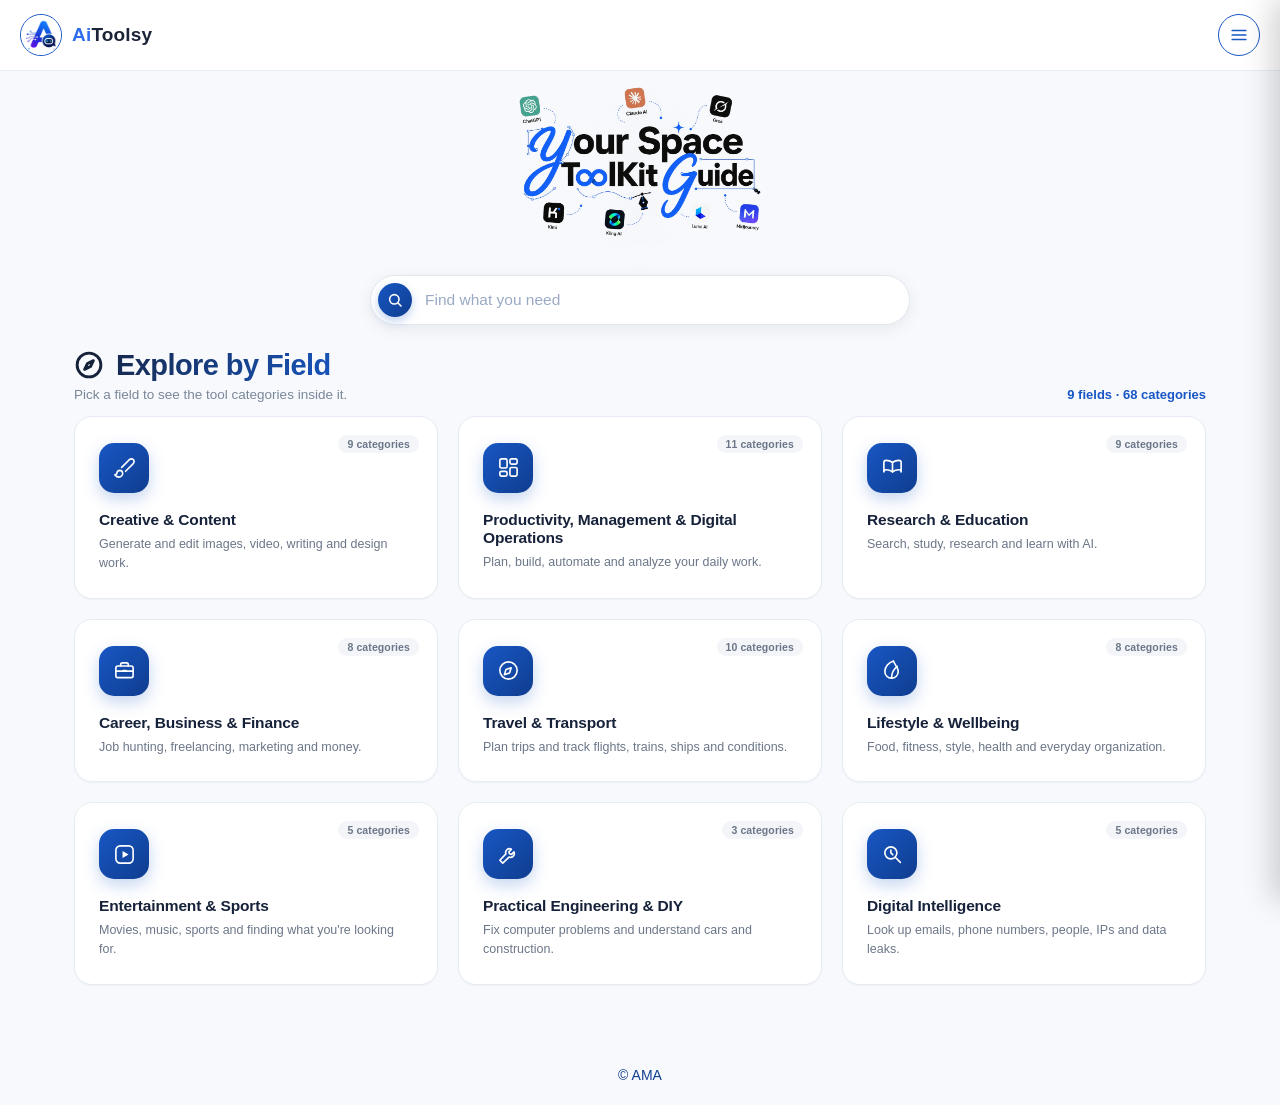
<file: guide.html>
<!DOCTYPE html>
<html lang="en">
<head>
<meta charset="UTF-8" />
<meta name="viewport" content="width=device-width, initial-scale=1.0" />
<title>AI Toolsy — Your Space Toolkit Guide</title>
<link rel="stylesheet" href="assets/nav.css" />
<link rel="stylesheet" href="assets/style.css" />
</head>
<body data-current="guide">

  <header class="app-topbar">
    <a href="guide.html" class="brand-lockup">
      <span class="brand-avatar">
        <img src="assets/media/logo-mark.png" alt="AI Toolsy" />
      </span>
      <span class="brand-name"><span class="brand-ai">Ai</span><span class="brand-rest">Toolsy</span></span>
    </a>
    <button id="menu-btn" class="menu-btn" type="button" aria-label="Open menu">
      <svg width="18" height="18" viewBox="0 0 24 24" fill="none" stroke="currentColor" stroke-width="2.3" stroke-linecap="round">
        <line x1="3" y1="6" x2="21" y2="6"></line>
        <line x1="3" y1="12" x2="21" y2="12"></line>
        <line x1="3" y1="18" x2="21" y2="18"></line>
      </svg>
    </button>
  </header>

  <div id="drawer-overlay" class="drawer-overlay" hidden></div>
  <aside id="drawer" class="drawer" hidden>
    <div class="drawer-header">
      <img src="assets/media/logo-mark.png" alt="AI Toolsy" />
      <span class="brand-name"><span class="brand-ai">Ai</span><span class="brand-rest">Toolsy</span></span>
      <button id="drawer-close" class="drawer-close" type="button" aria-label="Close menu">&times;</button>
    </div>

    <button class="drawer-item" data-page="guide" data-i18n="nav.home">
      <svg width="17" height="17" viewBox="0 0 24 24" fill="none" stroke="currentColor" stroke-width="2"><path d="M3 11l9-8 9 8"/><path d="M5 10v10h14V10"/></svg>
      Home
    </button>
    <button class="drawer-item" data-page="blog" data-i18n="nav.blog">
      <svg width="17" height="17" viewBox="0 0 24 24" fill="none" stroke="currentColor" stroke-width="2"><rect x="3" y="4" width="18" height="16" rx="2"/><line x1="7" y1="9" x2="17" y2="9"/><line x1="7" y1="13" x2="17" y2="13"/><line x1="7" y1="17" x2="12" y2="17"/></svg>
      Blog
    </button>
    <button class="drawer-item" data-page="bookmarks" data-i18n="nav.bookmarks">
      <svg width="17" height="17" viewBox="0 0 24 24" fill="none" stroke="currentColor" stroke-width="2"><path d="M6 3h12v18l-6-4-6 4V3z"/></svg>
      Bookmarks
    </button>
    <button class="drawer-item" data-page="faq" data-i18n="nav.faq">
      <svg width="17" height="17" viewBox="0 0 24 24" fill="none" stroke="currentColor" stroke-width="2"><circle cx="12" cy="12" r="9"/><path d="M9.5 9a2.5 2.5 0 0 1 5 0c0 1.7-2.5 1.9-2.5 3.6"/><line x1="12" y1="16.5" x2="12" y2="16.6"/></svg>
      FAQ / Help Center
    </button>

    <button class="drawer-item" data-page="games" data-i18n="nav.games">
      <svg width="17" height="17" viewBox="0 0 24 24" fill="none" stroke="currentColor" stroke-width="2"><rect x="3" y="4" width="18" height="16" rx="2"/><circle cx="8.5" cy="12" r="1.4"/><circle cx="15.5" cy="10" r="1.4"/><circle cx="15.5" cy="14" r="1.4"/></svg>
      Games
    </button>

    <div class="drawer-section">
      <button class="drawer-item" id="lang-toggle" type="button">
        <svg width="17" height="17" viewBox="0 0 24 24" fill="none" stroke="currentColor" stroke-width="2"><circle cx="12" cy="12" r="9"/><line x1="3" y1="12" x2="21" y2="12"/><path d="M12 3c2.5 2.6 4 6 4 9s-1.5 6.4-4 9c-2.5-2.6-4-6-4-9s1.5-6.4 4-9z"/></svg>
        <span data-i18n="nav.languages">Languages</span>
        <span class="plus">+</span>
      </button>
      <div class="drawer-sub" id="lang-list">
        <button class="drawer-sub-item lang-option" data-lang="en">English</button>
        <button class="drawer-sub-item lang-option" data-lang="fr">Français</button>
        <button class="drawer-sub-item lang-option" data-lang="ar">العربية</button>
        <button class="drawer-sub-item lang-option" data-lang="de">Deutsch</button>
        <button class="drawer-sub-item lang-option" data-lang="es">Español</button>
      </div>
    </div>

    <div class="drawer-spacer"></div>

    <div class="drawer-bottom">
      <button class="drawer-item" data-page="about" data-i18n="nav.about">
        <svg width="17" height="17" viewBox="0 0 24 24" fill="none" stroke="currentColor" stroke-width="2"><circle cx="12" cy="12" r="9"/><line x1="12" y1="11" x2="12" y2="16"/><line x1="12" y1="7.5" x2="12" y2="7.6"/></svg>
        About Us
      </button>
      <button class="drawer-item" id="support-toggle" type="button">
        <svg width="17" height="17" viewBox="0 0 24 24" fill="none" stroke="currentColor" stroke-width="2"><path d="M4 13a8 8 0 0 1 16 0"/><path d="M4 13v4a2 2 0 0 0 2 2h1v-6H5a1 1 0 0 0-1 1z"/><path d="M20 13v4a2 2 0 0 1-2 2h-1v-6h1a1 1 0 0 1 1 1z"/></svg>
        <span data-i18n="nav.support">Support</span>
        <span class="plus">+</span>
      </button>
      <div class="drawer-sub" id="support-list">
        <div class="drawer-sub-row">
          <svg viewBox="0 0 24 24" fill="none" stroke="currentColor" stroke-width="2"><rect x="3" y="5" width="18" height="14" rx="2"/><path d="M3 7l9 6 9-6"/></svg>
          <span>Email (to be added)</span>
        </div>
        <div class="drawer-sub-row">
          <svg viewBox="0 0 24 24" fill="none" stroke="currentColor" stroke-width="2"><path d="M15 8h-2a2 2 0 0 0-2 2v2H9v3h2v7h3v-7h2.2L17 13h-3v-1.5c0-.6.4-1 1-1h2V8z"/></svg>
          <span>Facebook (coming soon)</span>
        </div>
        <div class="drawer-sub-row">
          <svg viewBox="0 0 24 24" fill="none" stroke="currentColor" stroke-width="2"><rect x="3" y="3" width="18" height="18" rx="5"/><circle cx="12" cy="12" r="4"/><circle cx="17.2" cy="6.8" r="1"/></svg>
          <span>Instagram (coming soon)</span>
        </div>
        <div class="drawer-sub-row">
          <svg viewBox="0 0 24 24" fill="none" stroke="currentColor" stroke-width="2"><path d="M14 3v10.5a3.5 3.5 0 1 1-3-3.46"/><path d="M14 3c.5 2.5 2.3 4.2 5 4.5"/></svg>
          <span>TikTok (coming soon)</span>
        </div>
      </div>
    </div>
  </aside>

  <div class="page-wrap">

    <div class="guide-header">
      <div class="guide-title-wrap">
        <span class="title-wrap">
          <h1 class="app-title-h1-reset">
            <img class="app-title-banner" id="app-title-img" src="assets/media/title-banner.png" alt="Your Space Toolkit Guide" />
          </h1>
        </span>
      </div>
      <div class="search-wrap">
        <button id="search-icon" class="search-icon" type="button" aria-label="Search">
          <svg width="18" height="18" viewBox="0 0 24 24" fill="none" stroke="currentColor" stroke-width="2.4" stroke-linecap="round">
            <circle cx="11" cy="11" r="7"></circle>
            <line x1="21" y1="21" x2="16.2" y2="16.2"></line>
          </svg>
        </button>
        <input id="search-input" class="search-input" type="text" placeholder="Find what you need" autocomplete="off" />
      </div>
      <p id="search-status" class="search-status" hidden></p>
    </div>

    <main>
      <!-- Level 1: fields/domains overview -->
      <div id="domains-page">
        <div class="categories-heading">
          <div>
            <h2><span class="explore-field-icon" aria-hidden="true"><svg viewBox="0 0 24 24" fill="none" stroke="currentColor" stroke-width="2.3" stroke-linecap="round" stroke-linejoin="round"><circle cx="12" cy="12" r="9.5"></circle><polygon points="15.5 8.5 13.2 13.2 8.5 15.5 10.8 10.8"></polygon></svg></span><span data-i18n="guide.explorebyfield">Explore by Field</span></h2>
            <p data-i18n="guide.explorebyfield.sub">Pick a field to see the tool categories inside it.</p>
          </div>
          <span class="categories-total" id="domains-total"></span>
        </div>
        <div id="domains-grid" class="domain-grid"></div>
      </div>

      <!-- Level 2: categories inside one field -->
      <div id="domain-page" hidden>
        <button class="back-btn" id="domain-back-btn" type="button">
          <span class="back-btn-arrow" aria-hidden="true"><svg viewBox="0 0 24 24" fill="none" stroke="currentColor" stroke-width="2.4" stroke-linecap="round" stroke-linejoin="round"><line x1="19" y1="12" x2="5" y2="12"></line><polyline points="12 19 5 12 12 5"></polyline></svg></span> <span data-i18n="guide.allfields">All fields</span>
        </button>

        <div class="categories-heading">
          <div>
            <h2 id="domain-page-title">&nbsp;</h2>
            <p id="domain-page-desc">&nbsp;</p>
          </div>
          <div class="controls-row">
            <div class="sort-control" id="sort-control">
              <button class="sort-btn" id="sort-btn" type="button">
                <span class="sort-btn-icon" aria-hidden="true"><svg viewBox="0 0 24 24" fill="none" stroke="currentColor" stroke-width="2.3" stroke-linecap="round" stroke-linejoin="round"><line x1="4" y1="6" x2="14" y2="6"></line><line x1="4" y1="12" x2="11" y2="12"></line><line x1="4" y1="18" x2="8" y2="18"></line><polyline points="17 4 17 20"></polyline><polyline points="13 16 17 20 21 16"></polyline></svg></span>
                <span id="sort-label" data-i18n="guide.sort">Sort</span>
                <span class="sort-chevron" aria-hidden="true"></span>
              </button>
              <div class="sort-dropdown" id="sort-dropdown">
                <button class="sort-option active" data-sort="default">
                  <span class="sort-option-icon" aria-hidden="true"><svg viewBox="0 0 24 24" fill="none" stroke="currentColor" stroke-width="2.2" stroke-linecap="round" stroke-linejoin="round"><line x1="4" y1="7" x2="20" y2="7"></line><line x1="4" y1="12" x2="20" y2="12"></line><line x1="4" y1="17" x2="20" y2="17"></line></svg></span>
                  <span data-i18n="guide.sort.default">Default order</span>
                  <span class="sort-option-check" aria-hidden="true"><svg viewBox="0 0 24 24" fill="none" stroke="currentColor" stroke-width="3" stroke-linecap="round" stroke-linejoin="round"><polyline points="20 6 9 17 4 12"></polyline></svg></span>
                </button>
                <button class="sort-option" data-sort="alpha">
                  <span class="sort-option-icon" aria-hidden="true"><svg viewBox="0 0 24 24" fill="none" stroke="currentColor" stroke-width="2.2" stroke-linecap="round" stroke-linejoin="round"><path d="M4 15l3-8 3 8"></path><path d="M4.8 13h4.4"></path><path d="M14 7h6l-6 10h6"></path></svg></span>
                  <span data-i18n="guide.sort.alpha">Alphabetical (A–Z)</span>
                  <span class="sort-option-check" aria-hidden="true"><svg viewBox="0 0 24 24" fill="none" stroke="currentColor" stroke-width="3" stroke-linecap="round" stroke-linejoin="round"><polyline points="20 6 9 17 4 12"></polyline></svg></span>
                </button>
                <button class="sort-option" data-sort="used">
                  <span class="sort-option-icon" aria-hidden="true"><svg viewBox="0 0 24 24" fill="none" stroke="currentColor" stroke-width="2.2" stroke-linecap="round" stroke-linejoin="round"><path d="M13 2 5 14h6l-1 8 9-13h-6z"></path></svg></span>
                  <span data-i18n="guide.sort.used">Most used</span>
                  <span class="sort-option-check" aria-hidden="true"><svg viewBox="0 0 24 24" fill="none" stroke="currentColor" stroke-width="3" stroke-linecap="round" stroke-linejoin="round"><polyline points="20 6 9 17 4 12"></polyline></svg></span>
                </button>
                <button class="sort-option" data-sort="rated">
                  <span class="sort-option-icon" aria-hidden="true"><svg viewBox="0 0 24 24" fill="none" stroke="currentColor" stroke-width="2.2" stroke-linejoin="round"><polygon points="12 2.5 15.1 8.8 22 9.8 17 14.7 18.2 21.6 12 18.3 5.8 21.6 7 14.7 2 9.8 8.9 8.8"></polygon></svg></span>
                  <span data-i18n="guide.sort.rated">Top rated fields</span>
                  <span class="sort-option-check" aria-hidden="true"><svg viewBox="0 0 24 24" fill="none" stroke="currentColor" stroke-width="3" stroke-linecap="round" stroke-linejoin="round"><polyline points="20 6 9 17 4 12"></polyline></svg></span>
                </button>
              </div>
            </div>
          </div>
        </div>
        <div id="grid" class="grid"></div>
      </div>

      <!-- Level 3: a single category's tools -->
      <div id="category-page" hidden>
        <button class="back-btn" id="category-back-btn" type="button">
          <span class="back-btn-arrow" aria-hidden="true"><svg viewBox="0 0 24 24" fill="none" stroke="currentColor" stroke-width="2.4" stroke-linecap="round" stroke-linejoin="round"><line x1="19" y1="12" x2="5" y2="12"></line><polyline points="12 19 5 12 12 5"></polyline></svg></span> <span id="category-back-label" data-i18n="guide.backtocategories">Back to categories</span>
        </button>

        <div class="category-hero" id="category-hero">
          <img class="category-hero-img" id="category-hero-img" alt="" />
          <button type="button" class="category-hero-bookmark" id="category-hero-bookmark" aria-label="Save category">
            <svg viewBox="0 0 24 24" fill="currentColor"><path d="M6 3h12a1 1 0 0 1 1 1v17l-7-4.5L5 21V4a1 1 0 0 1 1-1z"/></svg>
          </button>
          <div class="category-hero-shade"></div>
          <div class="category-hero-text">
            <h2 id="category-hero-title">&nbsp;</h2>
            <p id="category-hero-desc">&nbsp;</p>
          </div>
        </div>

        <h3 class="tool-banners-heading" id="tool-banners-heading">Tools</h3>
        <div id="tool-banners"></div>
      </div>
    </main>

  </div>

  <footer class="site-footer">
    <span>&copy; AMA</span>
  </footer>


  <script src="assets/data.js"></script>
  <script src="assets/domains.js"></script>
  <script src="assets/content-translations.js"></script>
  <script src="assets/content-i18n.js"></script>
  <script src="assets/i18n.js"></script>
  <script src="assets/script.js"></script>
  <script src="assets/nav.js"></script>
  <script src="assets/motion.js"></script>
</body>
</html>
</file>
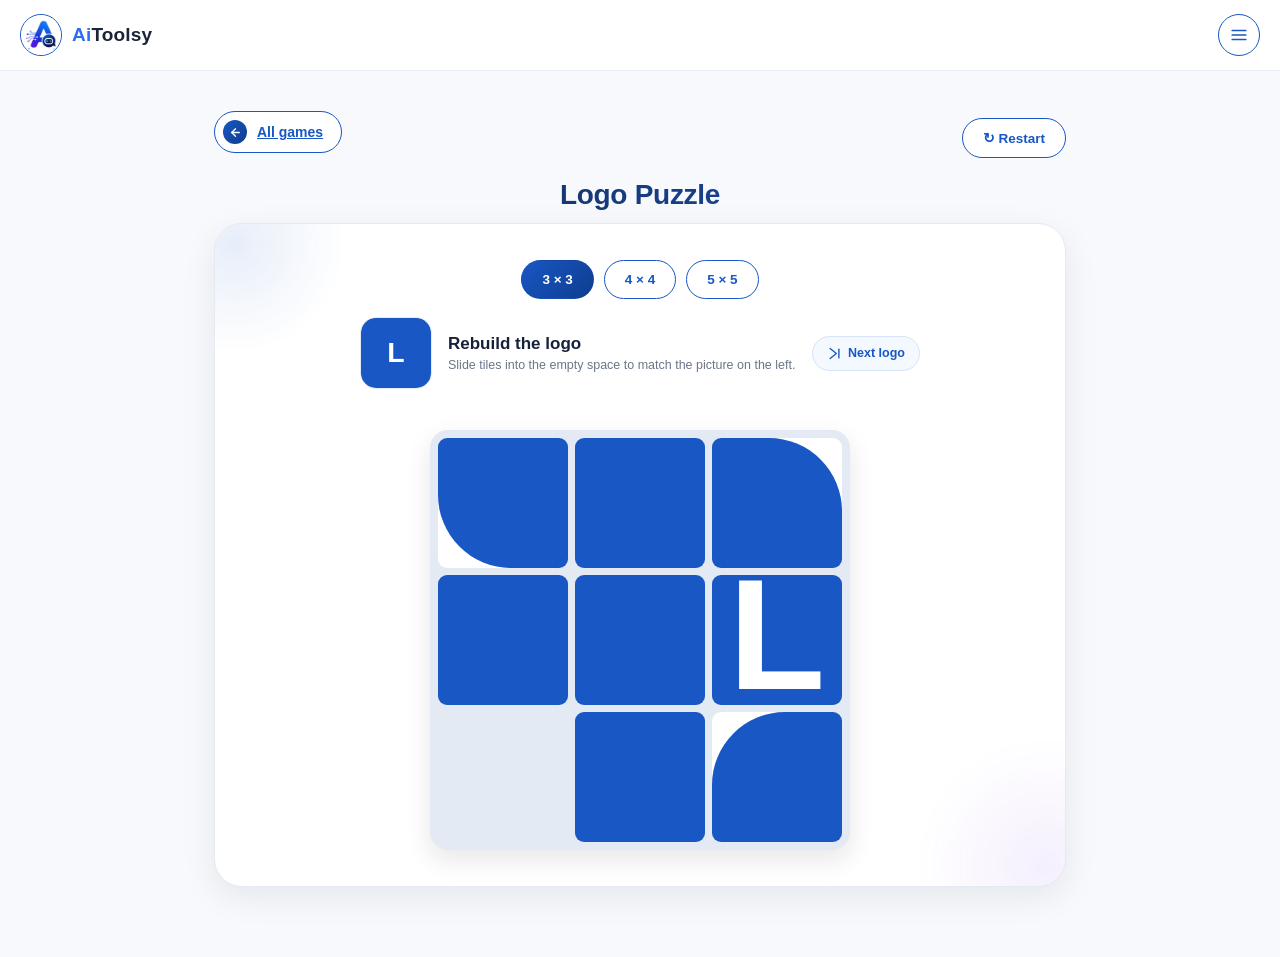
<file: play.html>
<!DOCTYPE html>
<html lang="en">
<head>
<meta charset="UTF-8" />
<meta name="viewport" content="width=device-width, initial-scale=1.0" />
<title>Play - AI Toolsy</title>
<link rel="stylesheet" href="assets/nav.css" />
<link rel="stylesheet" href="assets/style.css" />
<link rel="stylesheet" href="assets/pages.css" />
<link rel="stylesheet" href="assets/games.css" />
<link rel="stylesheet" href="assets/play.css" />
</head>
<body data-current="games">

  <header class="app-topbar">
    <a href="guide.html" class="brand-lockup">
      <span class="brand-avatar">
        <img src="assets/media/logo-mark.png" alt="AI Toolsy" />
      </span>
      <span class="brand-name"><span class="brand-ai">Ai</span><span class="brand-rest">Toolsy</span></span>
    </a>
    <button id="menu-btn" class="menu-btn" type="button" aria-label="Open menu">
      <svg width="18" height="18" viewBox="0 0 24 24" fill="none" stroke="currentColor" stroke-width="2.3" stroke-linecap="round">
        <line x1="3" y1="6" x2="21" y2="6"></line>
        <line x1="3" y1="12" x2="21" y2="12"></line>
        <line x1="3" y1="18" x2="21" y2="18"></line>
      </svg>
    </button>
  </header>

  <div id="drawer-overlay" class="drawer-overlay" hidden></div>
  <aside id="drawer" class="drawer" hidden>
    <div class="drawer-header">
      <img src="assets/media/logo-mark.png" alt="AI Toolsy" />
      <span class="brand-name"><span class="brand-ai">Ai</span><span class="brand-rest">Toolsy</span></span>
      <button id="drawer-close" class="drawer-close" type="button" aria-label="Close menu">&times;</button>
    </div>

    <button class="drawer-item" data-page="guide" data-i18n="nav.home">
      <svg width="17" height="17" viewBox="0 0 24 24" fill="none" stroke="currentColor" stroke-width="2"><path d="M3 11l9-8 9 8"/><path d="M5 10v10h14V10"/></svg>
      Home
    </button>
    <button class="drawer-item" data-page="blog" data-i18n="nav.blog">
      <svg width="17" height="17" viewBox="0 0 24 24" fill="none" stroke="currentColor" stroke-width="2"><rect x="3" y="4" width="18" height="16" rx="2"/><line x1="7" y1="9" x2="17" y2="9"/><line x1="7" y1="13" x2="17" y2="13"/><line x1="7" y1="17" x2="12" y2="17"/></svg>
      Blog
    </button>
    <button class="drawer-item" data-page="bookmarks" data-i18n="nav.bookmarks">
      <svg width="17" height="17" viewBox="0 0 24 24" fill="none" stroke="currentColor" stroke-width="2"><path d="M6 3h12v18l-6-4-6 4V3z"/></svg>
      Bookmarks
    </button>
    <button class="drawer-item" data-page="faq" data-i18n="nav.faq">
      <svg width="17" height="17" viewBox="0 0 24 24" fill="none" stroke="currentColor" stroke-width="2"><circle cx="12" cy="12" r="9"/><path d="M9.5 9a2.5 2.5 0 0 1 5 0c0 1.7-2.5 1.9-2.5 3.6"/><line x1="12" y1="16.5" x2="12" y2="16.6"/></svg>
      FAQ / Help Center
    </button>

    <button class="drawer-item" data-page="games" data-i18n="nav.games">
      <svg width="17" height="17" viewBox="0 0 24 24" fill="none" stroke="currentColor" stroke-width="2"><rect x="3" y="4" width="18" height="16" rx="2"/><circle cx="8.5" cy="12" r="1.4"/><circle cx="15.5" cy="10" r="1.4"/><circle cx="15.5" cy="14" r="1.4"/></svg>
      Games
    </button>

    <div class="drawer-section">
      <button class="drawer-item" id="lang-toggle" type="button">
        <svg width="17" height="17" viewBox="0 0 24 24" fill="none" stroke="currentColor" stroke-width="2"><circle cx="12" cy="12" r="9"/><line x1="3" y1="12" x2="21" y2="12"/><path d="M12 3c2.5 2.6 4 6 4 9s-1.5 6.4-4 9c-2.5-2.6-4-6-4-9s1.5-6.4 4-9z"/></svg>
        <span data-i18n="nav.languages">Languages</span>
        <span class="plus">+</span>
      </button>
      <div class="drawer-sub" id="lang-list">
        <button class="drawer-sub-item lang-option" data-lang="en">English</button>
        <button class="drawer-sub-item lang-option" data-lang="fr">Français</button>
        <button class="drawer-sub-item lang-option" data-lang="ar">العربية</button>
        <button class="drawer-sub-item lang-option" data-lang="de">Deutsch</button>
        <button class="drawer-sub-item lang-option" data-lang="es">Español</button>
      </div>
    </div>

    <div class="drawer-spacer"></div>

    <div class="drawer-bottom">
      <button class="drawer-item" data-page="about" data-i18n="nav.about">
        <svg width="17" height="17" viewBox="0 0 24 24" fill="none" stroke="currentColor" stroke-width="2"><circle cx="12" cy="12" r="9"/><line x1="12" y1="11" x2="12" y2="16"/><line x1="12" y1="7.5" x2="12" y2="7.6"/></svg>
        About Us
      </button>
      <button class="drawer-item" id="support-toggle" type="button">
        <svg width="17" height="17" viewBox="0 0 24 24" fill="none" stroke="currentColor" stroke-width="2"><path d="M4 13a8 8 0 0 1 16 0"/><path d="M4 13v4a2 2 0 0 0 2 2h1v-6H5a1 1 0 0 0-1 1z"/><path d="M20 13v4a2 2 0 0 1-2 2h-1v-6h1a1 1 0 0 1 1 1z"/></svg>
        <span data-i18n="nav.support">Support</span>
        <span class="plus">+</span>
      </button>
      <div class="drawer-sub" id="support-list">
        <div class="drawer-sub-row">
          <svg viewBox="0 0 24 24" fill="none" stroke="currentColor" stroke-width="2"><rect x="3" y="5" width="18" height="14" rx="2"/><path d="M3 7l9 6 9-6"/></svg>
          <span>Email (to be added)</span>
        </div>
        <div class="drawer-sub-row">
          <svg viewBox="0 0 24 24" fill="none" stroke="currentColor" stroke-width="2"><path d="M15 8h-2a2 2 0 0 0-2 2v2H9v3h2v7h3v-7h2.2L17 13h-3v-1.5c0-.6.4-1 1-1h2V8z"/></svg>
          <span>Facebook (coming soon)</span>
        </div>
        <div class="drawer-sub-row">
          <svg viewBox="0 0 24 24" fill="none" stroke="currentColor" stroke-width="2"><rect x="3" y="3" width="18" height="18" rx="5"/><circle cx="12" cy="12" r="4"/><circle cx="17.2" cy="6.8" r="1"/></svg>
          <span>Instagram (coming soon)</span>
        </div>
        <div class="drawer-sub-row">
          <svg viewBox="0 0 24 24" fill="none" stroke="currentColor" stroke-width="2"><path d="M14 3v10.5a3.5 3.5 0 1 1-3-3.46"/><path d="M14 3c.5 2.5 2.3 4.2 5 4.5"/></svg>
          <span>TikTok (coming soon)</span>
        </div>
      </div>
    </div>
  </aside>
  <div class="page-wrap">
    <div class="content-wrap play-content-wrap">
      <div class="play-topbar">
        <a href="games.html" class="back-btn"><span class="back-btn-arrow" aria-hidden="true"><svg viewBox="0 0 24 24" fill="none" stroke="currentColor" stroke-width="2.4" stroke-linecap="round" stroke-linejoin="round"><line x1="19" y1="12" x2="5" y2="12"></line><polyline points="12 19 5 12 12 5"></polyline></svg></span> All games</a>
        <div class="play-actions">
          <button type="button" class="game-btn" id="play-restart-btn">↻ Restart</button>
        </div>
      </div>
      <h1 class="play-title" id="play-title">Game</h1>
      <div id="play-mount" class="play-mount"></div>
    </div>
  </div>

  <footer class="site-footer">
    <span>&copy; AMA</span>
  </footer>

  <script src="assets/i18n.js"></script>
  <script src="assets/play.js"></script>
  <script src="assets/nav.js"></script>
  <script src="assets/motion.js"></script>
</body>
</html>
</file>
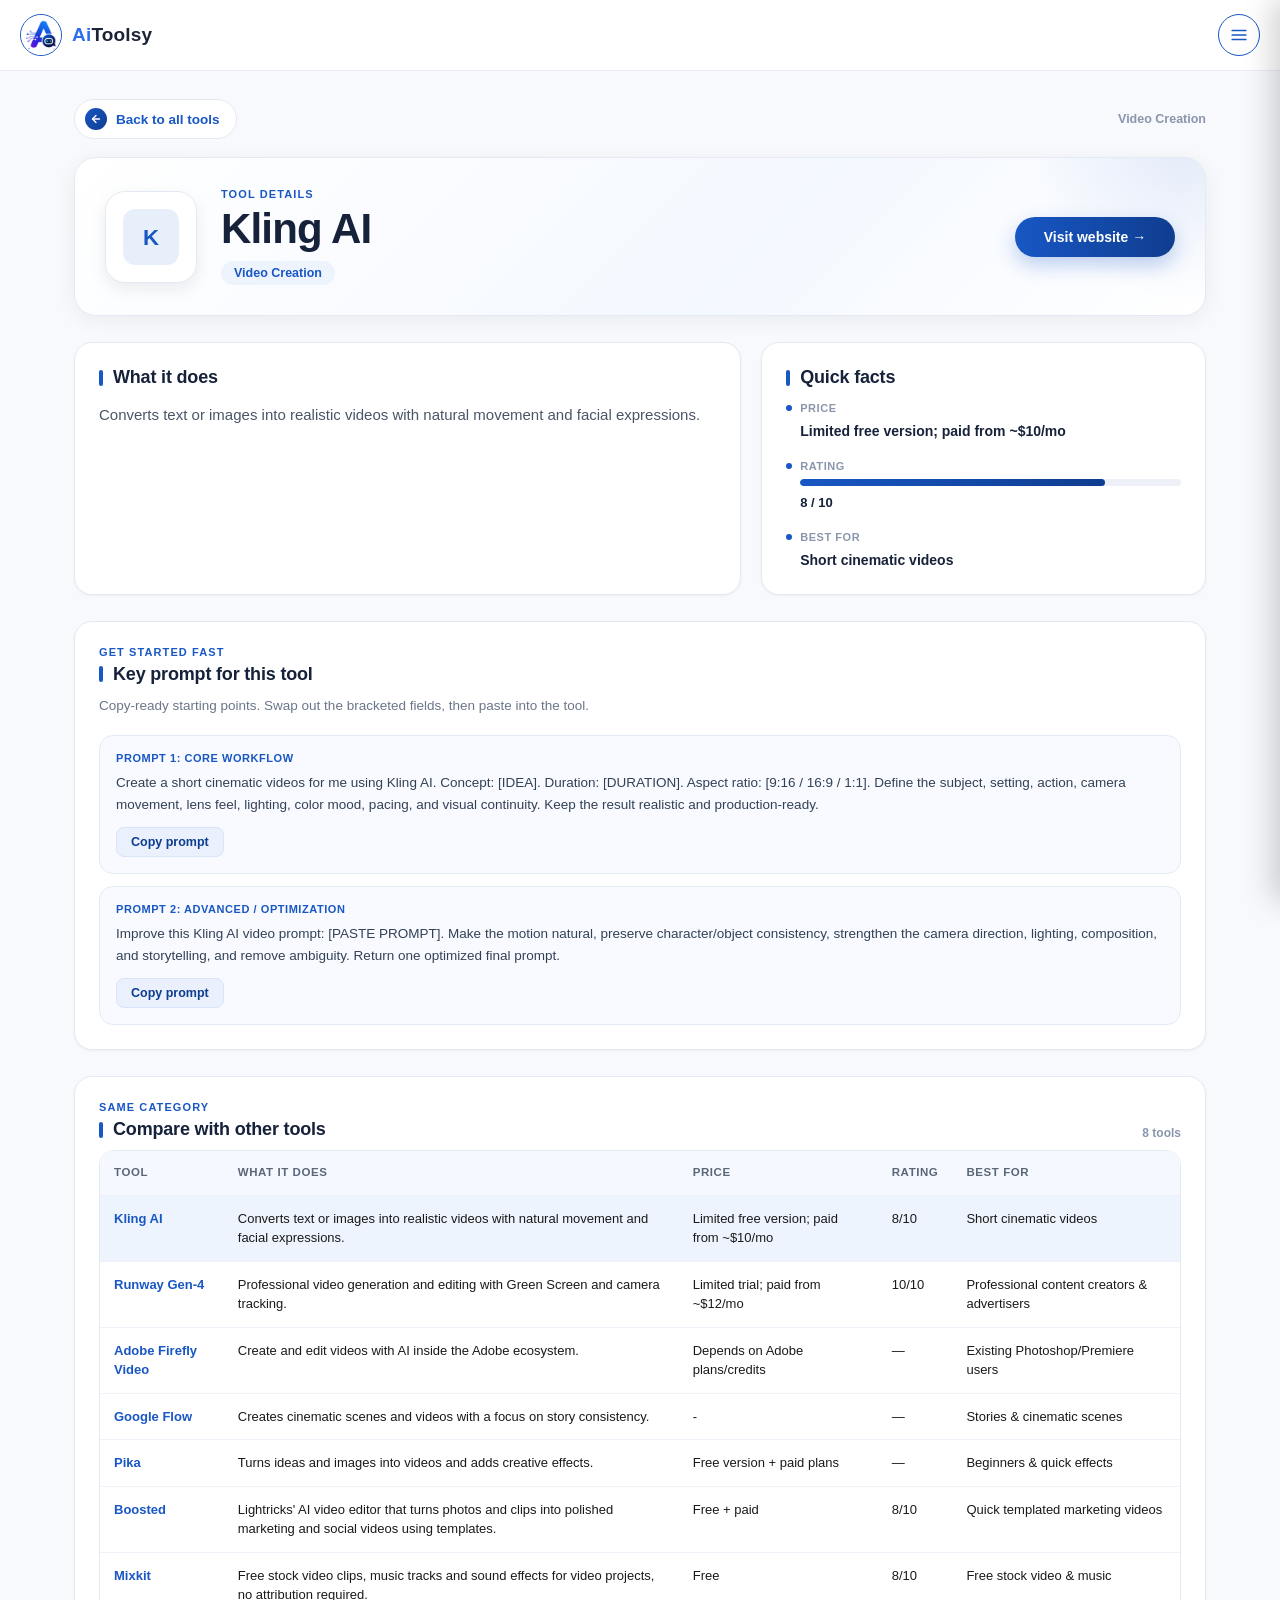
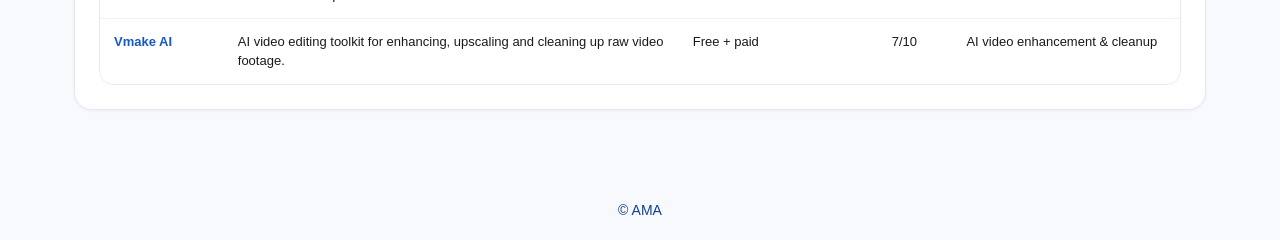
<file: tool.html>
<!DOCTYPE html>
<html lang="en">
<head>
<meta charset="UTF-8" />
<meta name="viewport" content="width=device-width, initial-scale=1.0" />
<title>AI Toolsy — Tool Details</title>
<link rel="stylesheet" href="assets/nav.css" />
<link rel="stylesheet" href="assets/style.css" />
<link rel="stylesheet" href="assets/tool.css" />
</head>
<body data-current="guide">


  <header class="app-topbar">
    <a href="guide.html" class="brand-lockup">
      <span class="brand-avatar">
        <img src="assets/media/logo-mark.png" alt="AI Toolsy" />
      </span>
      <span class="brand-name"><span class="brand-ai">Ai</span><span class="brand-rest">Toolsy</span></span>
    </a>
    <button id="menu-btn" class="menu-btn" type="button" aria-label="Open menu">
      <svg width="18" height="18" viewBox="0 0 24 24" fill="none" stroke="currentColor" stroke-width="2.3" stroke-linecap="round">
        <line x1="3" y1="6" x2="21" y2="6"></line>
        <line x1="3" y1="12" x2="21" y2="12"></line>
        <line x1="3" y1="18" x2="21" y2="18"></line>
      </svg>
    </button>
  </header>

  <div id="drawer-overlay" class="drawer-overlay" hidden></div>
  <aside id="drawer" class="drawer" hidden>
    <div class="drawer-header">
      <img src="assets/media/logo-mark.png" alt="AI Toolsy" />
      <span class="brand-name"><span class="brand-ai">Ai</span><span class="brand-rest">Toolsy</span></span>
      <button id="drawer-close" class="drawer-close" type="button" aria-label="Close menu">&times;</button>
    </div>

    <button class="drawer-item" data-page="guide" data-i18n="nav.home">
      <svg width="17" height="17" viewBox="0 0 24 24" fill="none" stroke="currentColor" stroke-width="2"><path d="M3 11l9-8 9 8"/><path d="M5 10v10h14V10"/></svg>
      Home
    </button>
    <button class="drawer-item" data-page="blog" data-i18n="nav.blog">
      <svg width="17" height="17" viewBox="0 0 24 24" fill="none" stroke="currentColor" stroke-width="2"><rect x="3" y="4" width="18" height="16" rx="2"/><line x1="7" y1="9" x2="17" y2="9"/><line x1="7" y1="13" x2="17" y2="13"/><line x1="7" y1="17" x2="12" y2="17"/></svg>
      Blog
    </button>
    <button class="drawer-item" data-page="bookmarks" data-i18n="nav.bookmarks">
      <svg width="17" height="17" viewBox="0 0 24 24" fill="none" stroke="currentColor" stroke-width="2"><path d="M6 3h12v18l-6-4-6 4V3z"/></svg>
      Bookmarks
    </button>
    <button class="drawer-item" data-page="faq" data-i18n="nav.faq">
      <svg width="17" height="17" viewBox="0 0 24 24" fill="none" stroke="currentColor" stroke-width="2"><circle cx="12" cy="12" r="9"/><path d="M9.5 9a2.5 2.5 0 0 1 5 0c0 1.7-2.5 1.9-2.5 3.6"/><line x1="12" y1="16.5" x2="12" y2="16.6"/></svg>
      FAQ / Help Center
    </button>

    <button class="drawer-item" data-page="games" data-i18n="nav.games">
      <svg width="17" height="17" viewBox="0 0 24 24" fill="none" stroke="currentColor" stroke-width="2"><rect x="3" y="4" width="18" height="16" rx="2"/><circle cx="8.5" cy="12" r="1.4"/><circle cx="15.5" cy="10" r="1.4"/><circle cx="15.5" cy="14" r="1.4"/></svg>
      Games
    </button>

    <div class="drawer-section">
      <button class="drawer-item" id="lang-toggle" type="button">
        <svg width="17" height="17" viewBox="0 0 24 24" fill="none" stroke="currentColor" stroke-width="2"><circle cx="12" cy="12" r="9"/><line x1="3" y1="12" x2="21" y2="12"/><path d="M12 3c2.5 2.6 4 6 4 9s-1.5 6.4-4 9c-2.5-2.6-4-6-4-9s1.5-6.4 4-9z"/></svg>
        <span data-i18n="nav.languages">Languages</span>
        <span class="plus">+</span>
      </button>
      <div class="drawer-sub" id="lang-list">
        <button class="drawer-sub-item lang-option" data-lang="en">English</button>
        <button class="drawer-sub-item lang-option" data-lang="fr">Français</button>
        <button class="drawer-sub-item lang-option" data-lang="ar">العربية</button>
        <button class="drawer-sub-item lang-option" data-lang="de">Deutsch</button>
        <button class="drawer-sub-item lang-option" data-lang="es">Español</button>
      </div>
    </div>

    <div class="drawer-spacer"></div>

    <div class="drawer-bottom">
      <button class="drawer-item" data-page="about" data-i18n="nav.about">
        <svg width="17" height="17" viewBox="0 0 24 24" fill="none" stroke="currentColor" stroke-width="2"><circle cx="12" cy="12" r="9"/><line x1="12" y1="11" x2="12" y2="16"/><line x1="12" y1="7.5" x2="12" y2="7.6"/></svg>
        About Us
      </button>
      <button class="drawer-item" id="support-toggle" type="button">
        <svg width="17" height="17" viewBox="0 0 24 24" fill="none" stroke="currentColor" stroke-width="2"><path d="M4 13a8 8 0 0 1 16 0"/><path d="M4 13v4a2 2 0 0 0 2 2h1v-6H5a1 1 0 0 0-1 1z"/><path d="M20 13v4a2 2 0 0 1-2 2h-1v-6h1a1 1 0 0 1 1 1z"/></svg>
        <span data-i18n="nav.support">Support</span>
        <span class="plus">+</span>
      </button>
      <div class="drawer-sub" id="support-list">
        <div class="drawer-sub-row">
          <svg viewBox="0 0 24 24" fill="none" stroke="currentColor" stroke-width="2"><rect x="3" y="5" width="18" height="14" rx="2"/><path d="M3 7l9 6 9-6"/></svg>
          <span>Email (to be added)</span>
        </div>
        <div class="drawer-sub-row">
          <svg viewBox="0 0 24 24" fill="none" stroke="currentColor" stroke-width="2"><path d="M15 8h-2a2 2 0 0 0-2 2v2H9v3h2v7h3v-7h2.2L17 13h-3v-1.5c0-.6.4-1 1-1h2V8z"/></svg>
          <span>Facebook (coming soon)</span>
        </div>
        <div class="drawer-sub-row">
          <svg viewBox="0 0 24 24" fill="none" stroke="currentColor" stroke-width="2"><rect x="3" y="3" width="18" height="18" rx="5"/><circle cx="12" cy="12" r="4"/><circle cx="17.2" cy="6.8" r="1"/></svg>
          <span>Instagram (coming soon)</span>
        </div>
        <div class="drawer-sub-row">
          <svg viewBox="0 0 24 24" fill="none" stroke="currentColor" stroke-width="2"><path d="M14 3v10.5a3.5 3.5 0 1 1-3-3.46"/><path d="M14 3c.5 2.5 2.3 4.2 5 4.5"/></svg>
          <span>TikTok (coming soon)</span>
        </div>
      </div>
    </div>
  </aside>

  
  <div class="tool-page">
    <div class="tool-breadcrumb">
      <a href="guide.html" data-i18n="guide.backtotools">Back to all tools</a>
      <span id="tool-category-label"></span>
    </div>

    <header class="tool-hero">
      <div class="tool-hero-logo-wrap">
        <img id="detail-logo" class="tool-hero-logo" alt="" />
      </div>
      <div class="tool-hero-copy">
        <p class="tool-kicker">Tool details</p>
        <h1 id="detail-title">Loading…</h1>
        <p id="detail-category" class="tool-category"></p>
      </div>
      <a id="detail-visit" class="detail-visit" href="#" target="_blank" rel="noopener">Visit website →</a>
    </header>

    <section class="detail-grid">
      <article class="detail-card detail-main-card">
        <h2>What it does</h2>
        <p id="detail-desc"></p>
        <div id="detail-note" class="detail-note" hidden></div>
      </article>
      <aside class="detail-card">
        <h2>Quick facts</h2>
        <dl class="detail-facts">
          <dt>Price</dt><dd id="detail-price">—</dd>
          <dt>Rating</dt><dd id="detail-rating">—</dd>
          <dt>Best for</dt><dd id="detail-best">—</dd>
        </dl>
      </aside>
    </section>

    <section id="key-prompt" class="detail-card prompt-card" hidden>
      <div class="section-heading">
        <div>
          <p class="tool-kicker">Get started fast</p>
          <h2>Key prompt for this tool</h2>
        </div>
      </div>
      <p class="section-lead">Copy-ready starting points. Swap out the bracketed fields, then paste into the tool.</p>
      <div class="key-prompt-block">
        <div class="key-prompt-label">Prompt 1: Core workflow</div>
        <p id="key-prompt-core" class="key-prompt-text"></p>
        <button type="button" class="prompt-use key-prompt-copy" data-target="key-prompt-core">Copy prompt</button>
      </div>
      <div class="key-prompt-block">
        <div class="key-prompt-label">Prompt 2: Advanced / optimization</div>
        <p id="key-prompt-refine" class="key-prompt-text"></p>
        <button type="button" class="prompt-use key-prompt-copy" data-target="key-prompt-refine">Copy prompt</button>
      </div>
    </section>

    <section id="prompt-library" class="detail-card prompt-card" hidden>
      <div class="section-heading">
        <div>
          <p class="tool-kicker">ChatGPT extras</p>
          <h2>Prompt shortcuts library</h2>
        </div>
        <span class="prompt-count" id="prompt-count"></span>
      </div>
      <p class="section-lead">Reusable slash-style shortcuts for research, writing, planning, learning, marketing, and creative work. Add the shortcut before your request and keep your normal instructions after it.</p>
      <div id="prompt-list" class="prompt-grid"></div>
    </section>

    <section class="detail-card compare-card">
      <div class="section-heading">
        <div>
          <p class="tool-kicker">Same category</p>
          <h2>Compare with other tools</h2>
        </div>
        <span id="compare-count" class="prompt-count"></span>
      </div>
      <div class="compare-scroll">
        <table class="compare-table">
          <thead>
            <tr>
              <th>Tool</th>
              <th>What it does</th>
              <th>Price</th>
              <th>Rating</th>
              <th>Best for</th>
            </tr>
          </thead>
          <tbody id="compare-body"></tbody>
        </table>
      </div>
    </section>
  </div>

  <footer class="site-footer"><span>&copy; AMA</span></footer>

  <script src="assets/data.js"></script>
  <script src="assets/prompts.js"></script>
  <script src="assets/content-translations.js"></script>
  <script src="assets/content-i18n.js"></script>
  <script src="assets/i18n.js"></script>
  <script src="assets/tool.js"></script>
  <script src="assets/nav.js"></script>
  <script src="assets/motion.js"></script>
</body>
</html>
</file>
<file: assets/landing.css>
:root {
  --blue: #1857c4;
  --blue-dark: #0f3d8f;
  --royal-blue: #1e3ec8;
  --cream: #FBF3E3;
}

* { box-sizing: border-box; }

html, body {
  margin: 0;
  padding: 0;
  height: 100%;
  overflow: hidden; /* the intro is exactly one screen — no scrolling in any direction, on any device */
}

body {
  font-family: -apple-system, BlinkMacSystemFont, "Segoe UI", Roboto, Helvetica, Arial, sans-serif;
  background: #ffffff;
  opacity: 0;
  transition: opacity .28s ease;
}
html.page-ready body {
  opacity: 1;
}

/* ---------- Hero: fills exactly one screen, no scrolling ----------
   width:100vw + height:100vh with background-size:cover means the hero
   always matches the visible screen exactly, at any window size — the
   trade-off is the image crops slightly top/bottom on most desktop
   monitors (which are wider than the image itself), not the person
   having to scroll to see the rest of it. */
.hero {
  position: relative;
  width: 100vw;
  height: 100vh;
  height: 100dvh;
  background-image: url("media/hero-bg.jpg");
  background-repeat: no-repeat;
  background-size: cover;
  background-position: 42% center;
  overflow: hidden;
}

.hero-brand {
  position: absolute;
  top: clamp(16px, 2.6vh, 32px);
  left: clamp(16px, 2.2vw, 36px);
  z-index: 3;
  font-size: clamp(18px, 1.7vw, 26px);
  font-weight: 800;
  letter-spacing: -.01em;
}

.hero-brand-ai { color: #4fa6ff; }
.hero-brand-name { color: #f4f8ff; }

/* -------- Content overlay, sitting on the image's white side --------
   Positioned with % so it tracks the image's own boundary at any size. */
.hero-content {
  position: absolute;
  top: 0;
  left: 53%;
  right: 0;
  bottom: 0;
  display: flex;
  flex-direction: column;
  z-index: 3;
  direction: ltr; /* keep this panel's own layout fixed even when the page is set to Arabic/RTL */
}

.hero-nav {
  display: flex;
  flex-wrap: wrap;
  align-items: center;
  gap: clamp(14px, 1.8vw, 34px);
  padding: clamp(18px, 2.6vh, 30px) clamp(20px, 2.6vw, 48px);
}

.hero-nav-link {
  color: #1B2437;
  font-size: clamp(11.5px, 0.95vw, 14px);
  font-weight: 700;
  letter-spacing: .04em;
  text-transform: uppercase;
  text-decoration: none;
  background: none;
  border: none;
  cursor: pointer;
  font-family: inherit;
  padding: 0;
  position: relative;
  white-space: nowrap;
}

.hero-nav-link.active { color: var(--blue); }

.hero-nav-link.active::after {
  content: "";
  position: absolute;
  left: 0;
  right: 0;
  bottom: -8px;
  height: 2px;
  background: var(--blue);
}

.hero-lang { position: relative; margin-left: auto; }

.hero-lang-caret { font-size: .8em; margin-left: 2px; }

.hero-lang-menu {
  position: absolute;
  top: calc(100% + 12px);
  right: 0;
  min-width: 150px;
  background: #ffffff;
  border: 1px solid #E4EAF3;
  border-radius: 12px;
  box-shadow: 0 14px 34px rgba(20, 30, 60, .16);
  padding: 6px;
  z-index: 20;
  direction: ltr;
}

.hero-lang-option {
  display: block;
  width: 100%;
  text-align: left;
  padding: 9px 12px;
  border: none;
  background: none;
  border-radius: 8px;
  font-size: 13.5px;
  font-weight: 600;
  color: #29344A;
  cursor: pointer;
  font-family: inherit;
}

.hero-lang-option:hover { background: #EEF4FD; }
.hero-lang-option.active-lang { color: var(--blue); background: #E4EEFC; }

/* Mobile-only hamburger, overlaying the image top-right (hidden on desktop) */
.hero-menu { display: none; }
.hero-extra-badge, .hero-corner-doodle { display: none; }

.hero-menu-btn {
  width: 40px;
  height: 40px;
  border-radius: 50%;
  border: none;
  background: rgba(255, 255, 255, .92);
  color: #0b1c3d;
  display: flex;
  align-items: center;
  justify-content: center;
  cursor: pointer;
  box-shadow: 0 6px 16px rgba(10, 20, 50, .25);
  position: relative;
  z-index: 1;
}

/* Draws attention to the menu on first load: a soft pulsing glow ring plus
   a thin light beam sweeping around the button. Mobile-only (see .hero-menu
   display rule) — desktop's inline nav needs no such affordance. */
.hero-menu-btn::before {
  content: "";
  position: absolute;
  inset: -7px;
  border-radius: 50%;
  background: radial-gradient(circle, rgba(79, 166, 255, .55) 0%, rgba(79, 166, 255, 0) 70%);
  animation: heroMenuGlow 2.4s ease-in-out infinite;
  z-index: -1;
}
.hero-menu-btn::after {
  content: "";
  position: absolute;
  inset: -3px;
  border-radius: 50%;
  border: 1.5px solid transparent;
  border-top-color: #4fa6ff;
  border-right-color: rgba(79, 166, 255, .5);
  animation: heroMenuSpin 2.6s linear infinite;
  z-index: -1;
}
@keyframes heroMenuGlow {
  0%, 100% { opacity: .55; transform: scale(1); }
  50% { opacity: 1; transform: scale(1.18); }
}
@keyframes heroMenuSpin {
  to { transform: rotate(360deg); }
}

.hero-menu-panel {
  position: absolute;
  top: calc(100% + 10px);
  right: 0;
  min-width: 190px;
  background: #ffffff;
  border-radius: 14px;
  box-shadow: 0 16px 36px rgba(10, 20, 50, .3);
  padding: 8px;
  z-index: 20;
  direction: ltr;
}

.hero-menu-link {
  display: block;
  padding: 10px 12px;
  border-radius: 9px;
  color: #1B2437;
  font-size: 13.5px;
  font-weight: 700;
  text-decoration: none;
}

.hero-menu-link:hover { background: #EEF4FD; }

.hero-menu-lang-toggle {
  display: flex;
  align-items: center;
  justify-content: space-between;
  width: 100%;
  margin: 6px 0 0;
  padding: 10px 12px;
  border: none;
  border-top: 1px solid #EEF1F6;
  border-radius: 9px;
  background: none;
  font-size: 12px;
  font-weight: 800;
  letter-spacing: .04em;
  text-transform: uppercase;
  color: #6B7690;
  cursor: pointer;
  font-family: inherit;
}
.hero-menu-lang-toggle:hover, .hero-menu-lang-toggle.open { background: #EEF4FD; color: var(--blue); }
.hero-menu-lang-toggle .hero-lang-caret {
  transition: transform .2s ease;
  font-size: 12px;
}
.hero-menu-lang-toggle.open .hero-lang-caret { transform: rotate(180deg); }

.hero-menu-lang-options {
  padding: 2px 0 0 0;
  animation: heroMenuLangIn .18s ease;
}
@keyframes heroMenuLangIn {
  from { opacity: 0; transform: translateY(-4px); }
  to { opacity: 1; transform: translateY(0); }
}

.hero-main {
  flex: 1;
  display: flex;
  flex-direction: column;
  justify-content: center;
  align-items: flex-start;
  padding: 0 clamp(20px, 2.6vw, 48px) clamp(20px, 2.6vh, 48px) clamp(24px, 3.6vw, 64px);
  max-width: 92%;
  min-height: 0;
  overflow-y: auto;
}

.hero-eyebrow {
  margin: 0 0 .4em;
  font-size: clamp(11px, 0.9vw, 13px);
  font-weight: 700;
  letter-spacing: .3em;
  color: #7A879A;
  text-transform: uppercase;
}

.hero-title {
  margin: 0 0 .12em;
  font-size: clamp(38px, 5.6vw, 84px);
  font-weight: 900;
  letter-spacing: -.02em;
  line-height: 1;
  background: linear-gradient(90deg, var(--blue) 0%, #16296e 55%, #2a1f6e 100%);
  -webkit-background-clip: text;
  background-clip: text;
  color: transparent;
}

.hero-tagline {
  margin: 0 0 .9em;
  font-size: clamp(13px, 1.3vw, 19px);
  font-weight: 800;
  letter-spacing: .06em;
  text-transform: uppercase;
  color: var(--blue);
}

.hero-desc {
  margin: 0 0 1.6em;
  font-size: clamp(13px, 1.05vw, 16px);
  line-height: 1.65;
  color: #55617A;
  max-width: 34em;
}

.get-started-btn {
  display: inline-flex;
  align-items: center;
  gap: .6em;
  padding: .85em 1.7em;
  border: none;
  border-radius: 999px;
  color: #ffffff;
  background: linear-gradient(90deg, var(--blue), var(--blue-dark));
  font-size: clamp(13px, 1.05vw, 15.5px);
  font-weight: 800;
  letter-spacing: .03em;
  text-transform: uppercase;
  text-decoration: none;
  transition: box-shadow 0.25s ease, transform 0.15s ease;
  box-shadow: 0 10px 26px rgba(24, 87, 196, 0.35);
  flex: none;
}

.get-started-btn svg { width: 1em; height: 1em; }

.get-started-btn:hover {
  box-shadow: 0 14px 32px rgba(24, 87, 196, 0.45);
  transform: translateY(-2px);
}

.get-started-btn:focus-visible {
  outline: 2px solid var(--blue-dark);
  outline-offset: 3px;
}

/* ---------- Featured-tools drifting rail (icons moving right to left) ---------- */
.featured-tools {
  width: 100%;
  max-width: 36em;
  margin: 2em 0 0;
  overflow: hidden;
  position: relative;
  padding: .5em 0;
  direction: ltr;
  mask-image: linear-gradient(90deg, transparent 0, #000 8%, #000 92%, transparent 100%);
  -webkit-mask-image: linear-gradient(90deg, transparent 0, #000 8%, #000 92%, transparent 100%);
}

.featured-tools-track {
  display: flex;
  align-items: center;
  justify-content: flex-start;
  gap: .9em;
  width: max-content;
  animation: featured-drift 40s linear infinite;
  transform: translateX(0);
  will-change: transform;
}

.featured-tool-card {
  width: 3.75em;
  height: 4.25em;
  flex: 0 0 3.75em;
  display: flex;
  flex-direction: column;
  align-items: center;
  justify-content: flex-start;
  gap: .4em;
}

.featured-tool-badge {
  width: 3em;
  height: 3em;
  border-radius: .9em;
  display: flex;
  align-items: center;
  justify-content: center;
  color: #ffffff;
  font-family: inherit;
  box-shadow: 0 8px 18px rgba(20, 30, 60, .16);
  border: 1px solid #E9EEF7;
  flex: none;
  overflow: hidden;
}

.featured-tool-badge img {
  width: 1.75em;
  height: 1.75em;
  object-fit: contain;
  display: block;
}

.featured-tool-card span {
  max-width: 3.6em;
  font-size: .6em;
  line-height: 1.1;
  font-weight: 700;
  letter-spacing: .01em;
  color: #4A5772;
  text-align: center;
  white-space: nowrap;
  overflow: hidden;
  text-overflow: ellipsis;
}

@keyframes featured-drift {
  0%   { transform: translateX(0); }
  100% { transform: translateX(-50%); }
}

@media (prefers-reduced-motion: reduce) {
  .featured-tools-track { animation: none; }
}

/* Mobile-only static feature row (hidden on desktop) — replaces the
   animated rail there, since a marquee looked cramped on small screens. */
.hero-features-static {
  display: none;
  width: 100%;
  align-items: flex-start;
  justify-content: space-between;
  gap: 8px;
  margin: 1.4em 0 0;
}

.hero-feature-item {
  display: flex;
  flex-direction: column;
  align-items: center;
  gap: 6px;
  flex: 1;
  min-width: 0;
}

.hero-feature-item svg {
  width: 22px;
  height: 22px;
  color: var(--blue);
  flex: none;
}

.hero-feature-item span {
  font-size: 10.5px;
  font-weight: 700;
  line-height: 1.25;
  color: #29344A;
  text-align: center;
}

@media (max-width: 640px) {
  /* The banner is now the exact reference artwork (cropped to the wave's
     natural edge), sized by its own aspect ratio (926:964) so nothing
     inside it is ever cropped. */
  .hero { background-image: none; }
  .hero::before {
    content: "";
    display: block;
    width: 100%;
    height: 104.1vw;
    background-image: url("media/hero-bg-mobile.jpg");
    background-repeat: no-repeat;
    background-size: cover;
    background-position: center top;
  }

  /* The real, functional brand mark + hamburger sit over the plain blue
     strip at the very top of the image (the reference art's own baked-in
     logo/menu icon were cropped out precisely so these don't double up). */
  .hero-brand {
    top: 16px;
    left: 16px;
    font-size: 19px;
  }

  /* Hamburger appears over the image; the desktop inline nav row is hidden */
  .hero-menu {
    display: block;
    position: absolute;
    top: 16px;
    right: 16px;
    z-index: 4;
  }
  .hero-nav { display: none; }

  /* Image becomes a top banner; content stacks below it in solid white */
  .hero-content {
    position: static;
    left: auto;
    right: auto;
    top: auto;
    bottom: auto;
    margin-top: 0;
    height: calc(100dvh - 104.1vw);
    background: #ffffff;
    overflow-y: auto;
  }

  .hero-main {
    justify-content: flex-start;
    padding: 14px 22px 20px;
    max-width: none;
    gap: 0;
  }

  .hero-eyebrow { font-size: 10.5px; margin-bottom: .3em; }
  .hero-title { font-size: clamp(28px, 9vw, 40px); }
  .hero-tagline { font-size: 11.5px; margin-bottom: .6em; }
  .hero-desc {
    font-size: 12.5px;
    line-height: 1.5;
    margin-bottom: 1.1em;
    display: -webkit-box;
    -webkit-line-clamp: 2;
    -webkit-box-orient: vertical;
    overflow: hidden;
  }
  .get-started-btn {
    font-size: 16px;
    padding: 1.15em 2.3em;
    margin-top: 14px;
    box-shadow: 0 12px 26px rgba(24, 87, 196, .38);
  }

  /* Faint decorative icon/sparkle cluster (cropped from the same
     reference art) in the bottom-left corner of the white area. */
  .hero-corner-doodle {
    display: block;
    position: absolute;
    left: 0;
    bottom: 0;
    width: 150px;
    height: auto;
    z-index: 1;
    pointer-events: none;
    opacity: .8;
  }

  /* Animated rail off, simple static row on */
  .featured-tools { display: none; }
  .hero-features-static { display: flex; }
}

@media (max-width: 640px) and (max-height: 620px) {
  /* Extra-short phones: trim the banner a bit more to keep everything
     comfortably inside one screen without needing the internal scroll. */
  .hero::before { height: 88vw; }
  .hero-content { height: calc(100dvh - 88vw); }
  .hero-title { font-size: clamp(24px, 8vw, 34px); }
  .hero-desc { -webkit-line-clamp: 2; display: -webkit-box; -webkit-box-orient: vertical; overflow: hidden; }
}
</file>
<file: assets/nav.css>
/* ============ Shared page-load fade (see assets/motion.js) ============ */
body {
  opacity: 0;
  transition: opacity .28s ease;
}
html.page-ready body {
  opacity: 1;
}

/* ============ Scroll reveal (see assets/motion.js) ============ */
[data-reveal] {
  opacity: 0;
  transform: translateY(16px);
  transition: opacity .45s ease, transform .45s ease;
}
[data-reveal].reveal-visible {
  opacity: 1;
  transform: translateY(0);
}

/* ============ Shared top bar + side drawer used on every inner page ============ */

.app-topbar {
  position: sticky;
  top: 0;
  z-index: 40;
  display: flex;
  align-items: center;
  justify-content: space-between;
  gap: 12px;
  padding: 14px 20px;
  background: rgba(255, 255, 255, 0.92);
  backdrop-filter: blur(6px);
  border-bottom: 1px solid #E9EDF5;
}

.brand-lockup {
  display: flex;
  align-items: center;
  gap: 10px;
  text-decoration: none;
  flex-shrink: 0;
  min-width: 0;
}

.brand-avatar {
  width: 42px;
  height: 42px;
  border-radius: 50%;
  border: 1.5px solid var(--blue, #1857c4);
  overflow: hidden;
  flex-shrink: 0;
  display: block;
  background: #ffffff;
}

.brand-avatar img {
  width: 100%;
  height: 100%;
  object-fit: cover;
  display: block;
}

.brand-name {
  font-weight: 800;
  font-size: clamp(15px, 3.4vw, 19px);
  letter-spacing: 0.01em;
  white-space: nowrap;
}

.brand-ai { color: #2f6df0; }
.brand-rest { color: #1B2437; }

/* ---------- Title banner (the user's own graphic, sits above the search bar) ---------- */
.guide-title-wrap {
  display: flex;
  justify-content: center;
  align-items: center;
  margin: 0 auto 2px;
}

.title-wrap {
  position: relative;
  display: inline-flex;
  align-items: center;
  justify-content: center;
  padding: 0 12px;
  width: 100%;
}

.app-title-banner {
  display: block;
  width: 100%;
  max-width: 300px;
  height: auto;
}

.app-title-h1-reset {
  margin: 0;
  display: contents;
}

@media (max-width: 640px) {
  .title-wrap { padding: 2px 16px; }
  .app-title-banner { max-width: 250px; }
}

@media (max-width: 420px) {
  .title-wrap { padding: 2px 10px; }
  .app-title-banner { max-width: 195px; }
}

.menu-btn {
  width: 42px;
  height: 42px;
  border-radius: 50%;
  border: 1.5px solid var(--blue, #1857c4);
  background: #ffffff;
  color: var(--blue, #1857c4);
  display: flex;
  align-items: center;
  justify-content: center;
  cursor: pointer;
  flex-shrink: 0;
  transition: background 0.2s ease;
}

.menu-btn:hover {
  background: #eef4ff;
}

/* ---------- Drawer ---------- */
.drawer-overlay {
  position: fixed;
  inset: 0;
  background: rgba(10, 16, 30, 0.4);
  z-index: 49;
  opacity: 0;
  pointer-events: none;
  transition: opacity 0.25s ease;
}

.drawer-overlay.open {
  opacity: 1;
  pointer-events: auto;
}

.drawer {
  position: fixed;
  top: 0;
  right: 0;
  bottom: 0;
  width: min(320px, 84vw);
  background: #ffffff;
  z-index: 50;
  box-shadow: -8px 0 28px rgba(0, 0, 0, 0.18);
  transform: translateX(100%);
  transition: transform 0.3s ease;
  display: flex;
  flex-direction: column;
  overflow-y: auto;
  padding: 18px 0 24px;
}

.drawer.open {
  transform: translateX(0);
}

.drawer-header {
  display: flex;
  align-items: center;
  gap: 10px;
  padding: 4px 20px 16px;
  border-bottom: 1px solid #EDF1F8;
  margin-bottom: 8px;
}

.drawer-header img {
  width: 34px;
  height: 34px;
  border-radius: 50%;
  border: 1.5px solid var(--blue, #1857c4);
  object-fit: cover;
}

.drawer-header span {
  font-weight: 700;
  color: var(--blue, #1857c4);
  font-size: 15px;
}

.drawer-header .brand-name {
  font-size: 16px;
}

.drawer-close {
  margin-left: auto;
  background: none;
  border: none;
  font-size: 22px;
  color: #888;
  cursor: pointer;
  line-height: 1;
}

.drawer-item {
  display: flex;
  align-items: center;
  gap: 10px;
  width: 100%;
  text-align: left;
  padding: 13px 20px;
  border: none;
  background: none;
  font-size: 15px;
  font-weight: 600;
  color: #33404f;
  cursor: pointer;
  font-family: inherit;
  transition: background 0.15s ease, color 0.15s ease;
}

.drawer-item:hover {
  background: #F1F5FC;
}

.drawer-item.active {
  background: #E9F0FC;
  color: var(--blue, #1857c4);
  border-right: 3px solid var(--blue, #1857c4);
}

.drawer-item .chev,
.drawer-item .plus {
  margin-left: auto;
  color: #9aa9c4;
  font-size: 15px;
  transition: transform 0.2s ease;
}

.drawer-section {
  border-top: 1px solid #EDF1F8;
  margin-top: 6px;
  padding-top: 6px;
}

.drawer-sub {
  max-height: 0;
  overflow: hidden;
  transition: max-height 0.25s ease;
  background: #FAFBFE;
}

.drawer-sub.open {
  max-height: 320px;
}

.drawer-sub-item {
  display: flex;
  align-items: center;
  gap: 10px;
  width: 100%;
  text-align: left;
  padding: 11px 20px 11px 44px;
  border: none;
  background: none;
  font-size: 14px;
  color: #4a5768;
  cursor: pointer;
  font-family: inherit;
}

.drawer-sub-item:hover {
  background: #F1F5FC;
}

.drawer-sub-item.active-lang {
  color: var(--blue, #1857c4);
  font-weight: 700;
}

.drawer-sub-row {
  display: flex;
  align-items: center;
  gap: 10px;
  padding: 10px 20px 10px 44px;
  font-size: 13.5px;
  color: #4a5768;
}

.drawer-sub-row svg,
.drawer-sub-row img {
  width: 18px;
  height: 18px;
  flex-shrink: 0;
}

.drawer-spacer {
  flex: 1;
}

.drawer-bottom {
  border-top: 1px solid #EDF1F8;
  padding-top: 6px;
}

/* ---------- Page shell shared by inner pages ---------- */
.page-wrap {
  min-height: calc(100vh - 72px);
  background: #F7F9FC;
}
</file>
<file: assets/style.css>
:root {
  --blue: #1857c4;
  --blue-dark: #0f3d8f;
  --cream: #FBF3E3;
  --black: #1a1a1a;
  --white: #ffffff;
}

/* ============ Scroll reveal (see assets/motion.js) ============ */
[data-reveal] {
  opacity: 0;
  transform: translateY(16px);
  transition: opacity .45s ease, transform .45s ease;
}
[data-reveal].reveal-visible {
  opacity: 1;
  transform: translateY(0);
}

* {
  box-sizing: border-box;
}

html, body {
  margin: 0;
  padding: 0;
}

body {
  background: #F7F9FC;
  font-family: -apple-system, BlinkMacSystemFont, "Segoe UI", Roboto, Helvetica, Arial, sans-serif;
  color: var(--black);
  min-height: 100vh;
  display: flex;
  flex-direction: column;
}

/* ---------- Page header (search) ---------- */
.guide-header {
  text-align: center;
  padding: 2px 20px 2px;
}

.guide-lead {
  color: var(--blue);
  font-size: clamp(24px, 4.4vw, 38px);
  font-weight: 800;
  letter-spacing: -0.01em;
  margin: 0 0 4px;
}

/* ---------- Search bar ---------- */
.search-wrap {
  position: relative;
  max-width: 540px;
  margin: 2px auto 0;
  display: flex;
  align-items: center;
}

.search-icon {
  position: absolute;
  left: 8px;
  top: 50%;
  transform: translateY(-50%);
  width: 34px;
  height: 34px;
  border-radius: 50%;
  background: linear-gradient(135deg, var(--blue) 0%, var(--blue-dark) 100%);
  border: none;
  padding: 0;
  color: #ffffff;
  display: flex;
  align-items: center;
  justify-content: center;
  cursor: pointer;
  box-shadow: 0 4px 10px rgba(24, 87, 196, .28);
}

.search-icon svg { width: 16px; height: 16px; }

.search-input {
  width: 100%;
  padding: 15px 20px 15px 54px;
  border: 1.5px solid #E3E8F0;
  border-radius: 999px;
  background: var(--white);
  color: var(--black);
  font-size: 15.5px;
  font-family: inherit;
  outline: none;
  box-shadow: 0 4px 16px rgba(16, 24, 40, .07);
  transition: border-color .2s ease, box-shadow .2s ease;
}

.search-input::placeholder {
  color: #9aa9c4;
}

.search-input:focus {
  border-color: var(--blue);
  box-shadow: 0 8px 24px rgba(24, 87, 196, 0.16);
}

.search-status {
  text-align: center;
  color: var(--blue-dark);
  font-size: 13.5px;
  margin: 14px 0 0;
}

.category-box.search-hidden {
  display: none;
}

.tool-item.search-hidden {
  display: none;
}

/* ---------- Controls row: sort ---------- */
.controls-row {
  display: flex;
  justify-content: flex-end;
  flex: none;
  position: relative;
}

.sort-control {
  position: relative;
}

.sort-btn {
  display: flex;
  align-items: center;
  gap: 9px;
  padding: 10px 18px 10px 14px;
  border: 1.5px solid var(--blue);
  border-radius: 999px;
  background: linear-gradient(180deg, #ffffff 0%, #F5F9FF 100%);
  color: var(--blue);
  font-size: 14px;
  font-weight: 700;
  font-family: inherit;
  cursor: pointer;
  box-shadow: 0 2px 8px rgba(24, 87, 196, .08);
  transition: background .2s ease, transform .2s ease, box-shadow .2s ease, border-color .2s ease;
}

.sort-btn-icon {
  display: flex;
  align-items: center;
  justify-content: center;
  width: 18px;
  height: 18px;
  transition: transform .3s cubic-bezier(.34, 1.56, .64, 1);
}
.sort-btn-icon svg { width: 100%; height: 100%; }

.sort-btn:hover {
  background: linear-gradient(180deg, #ffffff 0%, #EAF1FE 100%);
  box-shadow: 0 6px 16px rgba(24, 87, 196, .18);
  transform: translateY(-1px);
}
.sort-control.open .sort-btn {
  background: var(--blue);
  color: #ffffff;
  box-shadow: 0 6px 18px rgba(24, 87, 196, .32);
}
.sort-control.open .sort-btn-icon { transform: rotate(-90deg); }

.sort-btn .sort-chevron {
  width: 8px;
  height: 8px;
  border-right: 2px solid currentColor;
  border-bottom: 2px solid currentColor;
  transform: rotate(45deg);
  transition: transform 0.25s ease;
  margin-top: -3px;
}

.sort-control.open .sort-btn .sort-chevron {
  transform: rotate(-135deg);
  margin-top: 3px;
}

.sort-dropdown {
  position: absolute;
  top: calc(100% + 10px);
  right: 0;
  min-width: 240px;
  background: rgba(255, 255, 255, .85);
  backdrop-filter: blur(14px);
  border: 1.5px solid #DCE6F8;
  border-radius: 16px;
  box-shadow: 0 20px 44px rgba(16, 24, 40, .18);
  overflow: hidden;
  padding: 6px;
  opacity: 0;
  transform: translateY(-8px) scale(.97);
  pointer-events: none;
  transform-origin: top right;
  transition: opacity 0.2s ease, transform 0.2s cubic-bezier(.22, 1, .36, 1);
  z-index: 20;
}

.sort-control.open .sort-dropdown {
  opacity: 1;
  transform: translateY(0) scale(1);
  pointer-events: auto;
}

.sort-option {
  display: flex;
  align-items: center;
  gap: 10px;
  width: 100%;
  text-align: left;
  padding: 10px 12px;
  border: none;
  border-radius: 10px;
  background: none;
  font-size: 13.5px;
  font-weight: 600;
  font-family: inherit;
  color: #33404f;
  cursor: pointer;
  opacity: 0;
  transform: translateX(8px);
  animation: sortOptionIn .28s ease forwards;
  transition: background .16s ease, color .16s ease;
}
.sort-control.open .sort-option:nth-child(1) { animation-delay: .03s; }
.sort-control.open .sort-option:nth-child(2) { animation-delay: .07s; }
.sort-control.open .sort-option:nth-child(3) { animation-delay: .11s; }
.sort-control.open .sort-option:nth-child(4) { animation-delay: .15s; }
@keyframes sortOptionIn {
  to { opacity: 1; transform: translateX(0); }
}

.sort-option-icon {
  flex: none;
  width: 26px;
  height: 26px;
  border-radius: 8px;
  display: flex;
  align-items: center;
  justify-content: center;
  background: #F0F4FB;
  color: #7A879A;
  transition: background .18s ease, color .18s ease, transform .25s cubic-bezier(.34, 1.56, .64, 1);
}
.sort-option-icon svg { width: 14px; height: 14px; }

.sort-option-check {
  margin-inline-start: auto;
  width: 14px;
  height: 14px;
  flex: none;
  color: var(--blue);
  opacity: 0;
  transform: scale(.5);
  transition: opacity .18s ease, transform .18s cubic-bezier(.34, 1.56, .64, 1);
}
.sort-option-check svg { width: 100%; height: 100%; }

.sort-option:hover {
  background: #F3F8FC;
}
.sort-option:hover .sort-option-icon { transform: scale(1.08) rotate(-6deg); }

.sort-option.active {
  color: var(--blue);
  font-weight: 700;
  background: #E9F0FC;
}
.sort-option.active .sort-option-icon { background: var(--blue); color: #ffffff; }
.sort-option.active .sort-option-check { opacity: 1; transform: scale(1); }

/* ---------- Main / Grid ---------- */
main {
  flex: 1;
  padding: 0 24px 60px;
  max-width: 1180px;
  margin: 0 auto;
  width: 100%;
}

.categories-heading {
  display: flex;
  align-items: flex-end;
  justify-content: space-between;
  flex-wrap: wrap;
  gap: 22px 20px;
  margin: 22px 0 14px;
}

.categories-heading h2 {
  margin: 0;
  background: linear-gradient(120deg, #16213A 0%, var(--blue) 100%);
  -webkit-background-clip: text;
  background-clip: text;
  color: transparent;
  font-size: clamp(22px, 3vw, 29px);
  font-weight: 800;
  letter-spacing: -.02em;
  display: flex;
  align-items: center;
  gap: 12px;
}

.domain-page-title-icon {
  display: flex;
  align-items: center;
  justify-content: center;
  width: 36px;
  height: 36px;
  border-radius: 11px;
  background: linear-gradient(135deg, var(--blue) 0%, var(--blue-dark) 100%);
  color: #ffffff;
  flex: none;
  box-shadow: 0 4px 12px rgba(24, 87, 196, .28);
}

.domain-page-title-icon svg {
  width: 18px;
  height: 18px;
  display: block;
}

/* The top-level "Explore by Field" heading needs its own icon treatment —
   it previously reused the same tile look as the field/category icons
   right below it, which made it blend in instead of reading as a label. */
.explore-field-icon {
  display: flex;
  align-items: center;
  justify-content: center;
  flex: none;
  color: #16213A;
}
.explore-field-icon svg {
  width: 30px;
  height: 30px;
  display: block;
}

.categories-heading p {
  margin: 5px 0 0;
  color: #7A879A;
  font-size: 13.5px;
}

.categories-total {
  color: var(--blue);
  font-size: 13px;
  font-weight: 800;
  white-space: nowrap;
}

/* ---------- Fields (domains) overview ---------- */
.back-btn {
  display: inline-flex;
  align-items: center;
  gap: 10px;
  margin: 4px 0 16px;
  padding: 8px 18px 8px 8px;
  border: 1.5px solid var(--blue);
  border-radius: 999px;
  background: var(--white);
  color: var(--blue);
  font-size: 14px;
  font-weight: 700;
  font-family: inherit;
  cursor: pointer;
  transition: background .2s ease, transform .22s cubic-bezier(.22,1,.36,1), box-shadow .22s ease, border-color .2s ease;
}
.back-btn:hover {
  background: #EEF4FD;
  border-color: var(--blue-dark);
  transform: translateX(-3px);
  box-shadow: 0 6px 16px rgba(24,87,196,.16);
}
.back-btn-arrow {
  display: flex;
  align-items: center;
  justify-content: center;
  width: 24px;
  height: 24px;
  border-radius: 50%;
  flex: none;
  background: linear-gradient(135deg, var(--blue) 0%, var(--blue-dark) 100%);
  color: #fff;
  transition: transform .22s cubic-bezier(.34,1.56,.64,1);
}
.back-btn-arrow svg { width: 13px; height: 13px; }
.back-btn:hover .back-btn-arrow { transform: translateX(-2px); }

.domain-grid {
  display: grid;
  grid-template-columns: repeat(3, minmax(0, 1fr));
  gap: 20px;
}

.domain-card {
  display: flex;
  flex-direction: column;
  align-items: flex-start;
  text-align: left;
  border: 1px solid #E7ECF4;
  border-radius: 18px;
  background: var(--white);
  padding: 26px 24px 24px;
  cursor: pointer;
  font-family: inherit;
  position: relative;
  overflow: hidden;
  box-shadow: 0 1px 2px rgba(16, 24, 40, .04);
  transition: box-shadow .28s ease, border-color .28s ease, transform .3s cubic-bezier(.22, 1, .36, 1);
}

.domain-card::before {
  content: "";
  position: absolute;
  inset: 0 0 auto 0;
  height: 3px;
  background: linear-gradient(90deg, #1857c4, #4fa6ff, #1857c4);
  background-size: 200% 100%;
  opacity: 0;
  transition: opacity .25s ease;
  z-index: 1;
}
.domain-card:hover::before { opacity: 1; animation: accent-sweep 1.6s linear infinite; }

.domain-card::after {
  content: "";
  position: absolute;
  width: 180px; height: 180px;
  right: -70px; top: -80px;
  border-radius: 50%;
  background: radial-gradient(circle, rgba(24, 87, 196, .08) 0%, transparent 70%);
  opacity: 0;
  transition: opacity .3s ease, transform .4s ease;
  pointer-events: none;
}
.domain-card:hover::after { opacity: 1; transform: scale(1.15); }

.domain-card:hover {
  border-color: #C9D7EF;
  box-shadow: 0 18px 36px rgba(16, 24, 40, .1);
  transform: translateY(-5px);
}

.domain-icon-circle {
  display: flex;
  align-items: center;
  justify-content: center;
  width: 50px;
  height: 50px;
  border-radius: 15px;
  background: linear-gradient(135deg, var(--blue) 0%, var(--blue-dark) 100%);
  color: #ffffff;
  margin-bottom: 18px;
  box-shadow: 0 6px 16px rgba(24, 87, 196, .25);
  transition: transform .3s cubic-bezier(.34, 1.56, .64, 1), box-shadow .3s ease;
}

.domain-icon-circle svg {
  width: 23px;
  height: 23px;
  display: block;
}

.domain-card:hover .domain-icon-circle {
  transform: scale(1.08) rotate(-6deg);
  box-shadow: 0 10px 24px rgba(24, 87, 196, .38);
}

.domain-title {
  margin: 0 0 6px;
  color: #16213A;
  font-size: 15.5px;
  font-weight: 700;
  letter-spacing: -.01em;
}

.domain-desc {
  margin: 0;
  color: #6B7688;
  font-size: 12.5px;
  line-height: 1.55;
  max-width: none;
}

/* Category count as a quiet, neutral badge — top-right corner */
.domain-count-chip {
  position: absolute;
  top: 18px;
  right: 18px;
  background: #F3F5F9;
  color: #6B7688;
  font-size: 10.5px;
  font-weight: 700;
  letter-spacing: .01em;
  padding: 3px 9px;
  border-radius: 999px;
  white-space: nowrap;
  transition: background .2s ease, color .2s ease;
}

.domain-card:hover .domain-count-chip {
  background: #EEF3FC;
  color: var(--blue);
}

/* Arrow affordance, bottom-right — fades in and nudges on hover */
.domain-arrow-chip {
  position: absolute;
  right: 20px;
  bottom: 20px;
  display: flex;
  align-items: center;
  justify-content: center;
  color: var(--blue);
  font-size: 15px;
  line-height: 1;
  opacity: 0;
  transform: translateX(-4px);
  transition: opacity .2s ease, transform .2s ease;
}

.domain-card:hover .domain-arrow-chip {
  opacity: 1;
  transform: translateX(0);
}

@media (max-width: 1100px) and (min-width: 761px) {
  .domain-grid { grid-template-columns: repeat(2, minmax(0, 1fr)); }
}

@media (max-width: 760px) {
  .domain-grid { grid-template-columns: repeat(2, minmax(0, 1fr)); gap: 14px; }
  .domain-card { padding: 20px 18px 20px; }
  .domain-icon-circle { width: 42px; height: 42px; border-radius: 10px; margin-bottom: 14px; }
  .domain-icon-circle svg { width: 19px; height: 19px; }
  .domain-title { font-size: 13.5px; }
  .domain-desc { font-size: 11.5px; }
  .domain-count-chip { font-size: 9.5px; padding: 3px 8px; top: 14px; right: 14px; }
  .domain-arrow-chip { right: 16px; bottom: 16px; opacity: .55; transform: none; }
}

@media (max-width: 460px) {
  .domain-card { padding: 16px 14px 16px; }
  .domain-title { font-size: 12.5px; }
  .domain-desc { font-size: 10.5px; }
}

@media (max-width: 520px) {
  /* Anchor the dropdown to the button's LEFT edge instead of its right
     edge — the sort button sits near the left side of the screen on
     mobile, so a right-anchored dropdown ran off the left edge. */
  .sort-dropdown {
    left: 0;
    right: auto;
    transform-origin: top left;
    min-width: min(260px, calc(100vw - 32px));
    /* More see-through on a small screen: the category cards behind it
       stay faintly visible instead of getting fully blocked out. */
    background: rgba(255, 255, 255, .58);
    backdrop-filter: blur(20px) saturate(1.4);
    -webkit-backdrop-filter: blur(20px) saturate(1.4);
    border-color: rgba(255, 255, 255, .7);
  }
  .sort-option { background: rgba(255, 255, 255, .35); margin-bottom: 3px; }
  .sort-option:hover, .sort-option:active { background: rgba(255, 255, 255, .65); }
  .sort-option.active { background: rgba(24, 87, 196, .16); }
}

.grid {
  display: grid;
  grid-template-columns: repeat(4, minmax(0, 1fr));
  gap: 22px;
}

.category-box {
  position: relative;
  border-radius: 20px;
  overflow: hidden;
  cursor: pointer;
  display: flex;
  flex-direction: column;
  background: #ffffff;
  border: 1px solid #EAEFF7;
  box-shadow: 0 4px 16px rgba(20, 30, 60, .08);
  transition: box-shadow .3s ease, transform .3s cubic-bezier(.22, 1, .36, 1), border-color .3s ease;
}

.category-box::before {
  content: "";
  position: absolute;
  inset: 0 0 auto 0;
  height: 3px;
  background: linear-gradient(90deg, #1857c4, #4fa6ff, #1857c4);
  background-size: 200% 100%;
  opacity: 0;
  transition: opacity .25s ease;
  z-index: 3;
}

.category-box:hover {
  box-shadow: 0 20px 40px rgba(24, 87, 196, .16);
  border-color: #D7E3F8;
  transform: translateY(-5px);
}

.category-box:hover::before {
  opacity: 1;
  animation: accent-sweep 1.6s linear infinite;
}

@keyframes accent-sweep {
  from { background-position: 0% 0; }
  to { background-position: 200% 0; }
}

.bookmark-btn {
  position: absolute;
  top: 12px;
  right: 12px;
  width: 34px;
  height: 34px;
  border-radius: 50%;
  border: 1px solid rgba(255, 255, 255, .32);
  background: rgba(255, 255, 255, .18);
  backdrop-filter: blur(8px);
  display: flex;
  align-items: center;
  justify-content: center;
  cursor: pointer;
  color: #ffffff;
  z-index: 4;
  transition: background .2s ease, transform .2s ease;
}

.bookmark-btn:hover { background: rgba(255, 255, 255, .3); transform: scale(1.06); }
.bookmark-btn.saved { background: var(--blue); border-color: var(--blue); }
.bookmark-btn svg { width: 15px; height: 15px; }

.category-image-wrap {
  position: relative;
  height: 148px;
  flex: none;
  overflow: hidden;
}

.category-image {
  width: 100%;
  height: 100%;
  object-fit: cover;
  display: block;
  transition: transform .5s ease;
}

.category-box:hover .category-image { transform: scale(1.06); }

.category-image-shade {
  position: absolute;
  inset: 0;
  background: linear-gradient(to top, rgba(4, 10, 24, .55) 0%, rgba(4, 10, 24, 0) 46%);
}

.category-count {
  position: absolute;
  bottom: 12px;
  left: 14px;
  padding: 5px 11px;
  border-radius: 999px;
  background: rgba(10, 16, 32, .55);
  border: 1px solid rgba(255, 255, 255, .3);
  backdrop-filter: blur(8px);
  color: #ffffff;
  font-size: 11px;
  font-weight: 700;
  letter-spacing: .02em;
  z-index: 2;
}

.category-body {
  padding: 14px 16px 16px;
  display: flex;
  flex-direction: column;
  flex: 1;
}

.category-title-row {
  display: flex;
  align-items: flex-start;
  justify-content: space-between;
  gap: 8px;
}

.category-name {
  margin: 0;
  font-size: 16px;
  font-weight: 800;
  color: #16213A;
  line-height: 1.28;
}

.category-chevron {
  flex: none;
  width: 22px;
  height: 22px;
  display: flex;
  align-items: center;
  justify-content: center;
  color: var(--blue);
  margin-top: 2px;
  transition: transform .25s ease;
}
.category-chevron svg { width: 15px; height: 15px; }
.category-box:hover .category-chevron { transform: translateY(2px); }

.category-desc {
  margin: 6px 0 14px;
  color: #6B7690;
  font-size: 11.5px;
  line-height: 1.5;
  display: -webkit-box;
  -webkit-line-clamp: 2;
  -webkit-box-orient: vertical;
  overflow: hidden;
}

.category-explore-btn {
  margin-top: auto;
  align-self: flex-start;
  padding: 0;
  border: none;
  background: transparent;
  color: var(--blue);
  font-weight: 800;
  font-size: 13px;
  font-family: inherit;
  display: flex;
  align-items: center;
  gap: 8px;
  cursor: pointer;
}

.category-explore-label { white-space: nowrap; }

.category-explore-arrow {
  display: flex;
  align-items: center;
  justify-content: center;
  width: 26px;
  height: 26px;
  border-radius: 50%;
  flex: none;
  color: #ffffff;
  background: linear-gradient(135deg, var(--blue) 0%, var(--blue-dark) 100%);
  transition: transform .3s cubic-bezier(.34, 1.56, .64, 1);
}

.category-explore-arrow svg { width: 13px; height: 13px; }

.category-box:hover .category-explore-arrow {
  transform: translateX(3px) rotate(8deg);
}

.tool-item {
  display: flex;
  align-items: center;
  gap: 10px;
  padding: 12px 18px;
  border-bottom: 1px solid #EEF2F8;
}
.tool-item:last-child { border-bottom: none; }

.tool-logo {
  width: 22px;
  height: 22px;
  flex-shrink: 0;
  border-radius: 5px;
  object-fit: contain;
  background: #F3F6FA;
}

.tool-name-btn {
  background: none;
  border: none;
  padding: 0;
  color: var(--black);
  font-size: 14px;
  font-weight: 650;
  cursor: pointer;
  font-family: inherit;
  text-align: left;
}
.tool-name-btn:hover { color: var(--blue); text-decoration: underline; }

.tool-hint {
  display: flex;
  flex-direction: column;
  align-items: flex-end;
  gap: 1px;
  margin-left: auto;
  flex: none;
  cursor: pointer;
}

.tool-hint-arrow {
  color: var(--blue);
  font-size: 14px;
  line-height: 1;
  transition: transform .2s ease, color .2s ease;
}

.tool-hint-label {
  color: #9AA6B8;
  font-size: 9.5px;
  font-weight: 700;
  letter-spacing: .04em;
  text-transform: uppercase;
  transition: color .2s ease;
}

.tool-item:hover .tool-hint-arrow {
  transform: translateX(4px);
  color: var(--blue-dark);
}

.tool-item:hover .tool-hint-label { color: var(--blue); }

@media (max-width: 1100px) and (min-width: 761px) {
  .grid { grid-template-columns: repeat(3, minmax(0, 1fr)); }
}

@media (max-width: 760px) {
  .grid { grid-template-columns: repeat(3, minmax(0, 1fr)); gap: 10px; }
  .category-box { border-radius: 14px; }
  .category-image-wrap { height: 92px; }
  .category-body { padding: 9px 9px 10px; }
  .category-name { font-size: 11px; margin-bottom: 2px; }
  .category-chevron { width: 16px; height: 16px; }
  .category-chevron svg { width: 11px; height: 11px; }
  .category-desc { font-size: 9px; margin: 4px 0 8px; -webkit-line-clamp: 2; }
  .category-explore-btn { font-size: 9.5px; gap: 5px; }
  .category-explore-arrow { width: 20px; height: 20px; }
  .category-explore-arrow svg { width: 11px; height: 11px; }
  .category-count { font-size: 8.5px; padding: 3px 7px; bottom: 8px; left: 8px; }
  .bookmark-btn { width: 24px; height: 24px; top: 8px; right: 8px; }
  .bookmark-btn svg { width: 12px; height: 12px; }
}

@media (max-width: 420px) {
  .category-name { font-size: 10.5px; }
  .category-desc { font-size: 8.5px; }
}

/* ---------- Category detail page (Level 3) ---------- */
.category-hero {
  position: relative;
  width: 100%;
  height: min(54vh, 460px);
  border-radius: 24px;
  overflow: hidden;
  box-shadow: 0 16px 40px rgba(20, 30, 60, .16);
  margin-bottom: 28px;
}

.category-hero-img {
  width: 100%;
  height: 100%;
  object-fit: cover;
  display: block;
}

.category-hero-shade {
  position: absolute;
  inset: 0;
  background: linear-gradient(to top, rgba(4, 10, 24, .88) 0%, rgba(4, 10, 24, .45) 42%, rgba(4, 10, 24, 0) 78%);
}

.category-hero-text {
  position: absolute;
  left: 32px;
  right: 32px;
  bottom: 28px;
  color: #ffffff;
}

.category-hero-text h2 {
  margin: 0 0 8px;
  font-size: clamp(24px, 3.2vw, 36px);
  font-weight: 800;
  letter-spacing: -.01em;
}

.category-hero-text p {
  margin: 0;
  max-width: 640px;
  font-size: 14.5px;
  line-height: 1.6;
  color: rgba(255, 255, 255, .88);
}

.category-hero-bookmark {
  position: absolute;
  top: 20px;
  right: 20px;
  width: 42px;
  height: 42px;
  border-radius: 50%;
  border: 1px solid rgba(255, 255, 255, .32);
  background: rgba(255, 255, 255, .18);
  backdrop-filter: blur(8px);
  color: #ffffff;
  display: flex;
  align-items: center;
  justify-content: center;
  cursor: pointer;
  z-index: 3;
  transition: background .2s ease, transform .2s ease;
}

.category-hero-bookmark:hover { background: rgba(255, 255, 255, .3); transform: scale(1.06); }
.category-hero-bookmark.saved { background: var(--blue); border-color: var(--blue); }
.category-hero-bookmark svg { width: 19px; height: 19px; }

.tool-banners-heading {
  margin: 0 0 16px;
  color: #16213A;
  font-size: 18px;
  font-weight: 800;
  letter-spacing: -.01em;
}

#tool-banners {
  display: grid;
  grid-template-columns: repeat(3, minmax(0, 1fr));
  gap: 18px;
}

#tool-banners {
  display: grid;
  grid-template-columns: repeat(2, minmax(0, 1fr));
  gap: 16px;
}

.tool-banner {
  position: relative;
  display: flex;
  align-items: center;
  gap: 16px;
  padding: 14px 18px 14px 14px;
  border-radius: 20px;
  background: #ffffff;
  border: 2px solid #E1E8F5;
  cursor: pointer;
  box-shadow: 5px 5px 0 0 #EAEFF9, 0 4px 14px rgba(16, 24, 40, .05);
  transition: box-shadow .28s cubic-bezier(.22, 1, .36, 1), transform .28s cubic-bezier(.22, 1, .36, 1), border-color .28s ease;
}

.tool-banner::after {
  content: "";
  position: absolute;
  inset: 0;
  border-radius: inherit;
  box-shadow: 0 0 0 0 rgba(24, 87, 196, 0);
  transition: box-shadow .3s ease;
  pointer-events: none;
}

.tool-banner:hover {
  border-color: var(--blue);
  transform: translate(-3px, -3px);
  box-shadow: 8px 8px 0 0 rgba(24, 87, 196, .22), 0 18px 34px rgba(16, 24, 40, .14);
}
.tool-banner:active { transform: translate(0, 0); box-shadow: 2px 2px 0 0 rgba(24, 87, 196, .22), 0 6px 14px rgba(16, 24, 40, .1); }
.tool-banner:hover::after { box-shadow: 0 0 0 3px rgba(24, 87, 196, .10); }

.tool-banner-media {
  flex: none;
  width: 64px;
  height: 64px;
  border-radius: 16px;
  background: #F3F6FB;
  display: flex;
  align-items: center;
  justify-content: center;
  overflow: hidden;
  border: 1.5px solid #E1E8F5;
  box-shadow: inset 0 -3px 0 rgba(16, 24, 40, .05), inset 0 1px 0 rgba(255, 255, 255, .9), 0 3px 8px rgba(16, 24, 40, .07);
  transition: transform .3s cubic-bezier(.34, 1.56, .64, 1), box-shadow .3s ease;
}
.tool-banner:hover .tool-banner-media {
  transform: scale(1.06) rotate(-3deg) translateZ(0);
  box-shadow: inset 0 -3px 0 rgba(16, 24, 40, .05), inset 0 1px 0 rgba(255, 255, 255, .9), 0 8px 16px rgba(24, 87, 196, .18);
}

.tool-banner-media img {
  width: 38px;
  height: 38px;
  object-fit: contain;
  border-radius: 8px;
}

.tool-banner-copy { min-width: 0; flex: 1; }

.tool-banner-name {
  margin: 0 0 4px;
  color: #16213A;
  font-size: 15px;
  font-weight: 800;
  letter-spacing: -.005em;
}

.tool-banner-desc {
  margin: 0;
  color: #6B7690;
  font-size: 12px;
  line-height: 1.5;
  display: -webkit-box;
  -webkit-line-clamp: 2;
  -webkit-box-orient: vertical;
  overflow: hidden;
}

.tool-banner-arrow {
  flex: none;
  width: 38px;
  height: 38px;
  border-radius: 50%;
  display: flex;
  align-items: center;
  justify-content: center;
  color: var(--blue);
  background: #EEF3FC;
  box-shadow: inset 0 -2px 0 rgba(16, 24, 40, .05), inset 0 1px 0 rgba(255, 255, 255, .8);
  transition: background .25s ease, color .25s ease, transform .3s cubic-bezier(.34, 1.56, .64, 1), box-shadow .25s ease;
}
.tool-banner-arrow svg { width: 16px; height: 16px; }
.tool-banner:hover .tool-banner-arrow {
  background: linear-gradient(135deg, var(--blue) 0%, var(--blue-dark) 100%);
  color: #ffffff;
  box-shadow: 0 4px 10px rgba(24, 87, 196, .35);
  transform: translateX(3px) rotate(8deg);
}

@media (max-width: 900px) and (min-width: 761px) {
  #tool-banners { grid-template-columns: repeat(2, minmax(0, 1fr)); }
}

@media (max-width: 760px) {
  .category-hero { height: 260px; border-radius: 18px; margin-bottom: 20px; }
  .category-hero-text { left: 18px; right: 18px; bottom: 16px; }
  .category-hero-text p { font-size: 12.5px; -webkit-line-clamp: 2; display: -webkit-box; -webkit-box-orient: vertical; overflow: hidden; }
  .category-hero-bookmark { width: 36px; height: 36px; top: 14px; right: 14px; }
  .tool-banners-heading { font-size: 15px; margin-bottom: 12px; }
  #tool-banners { grid-template-columns: 1fr; gap: 10px; }
  .tool-banner { padding: 10px 12px; gap: 12px; border-radius: 16px; }
  .tool-banner-media { width: 50px; height: 50px; border-radius: 13px; }
  .tool-banner-media img { width: 30px; height: 30px; }
  .tool-banner-name { font-size: 13px; }
  .tool-banner-desc { font-size: 10.5px; }
  .tool-banner-arrow { width: 32px; height: 32px; }
  .tool-banner-arrow svg { width: 14px; height: 14px; }
}

/* ---------- Footer ---------- */
.site-footer {
  text-align: center;
  padding: 22px;
  font-size: 14px;
  color: var(--blue-dark);
}
</file>
<file: assets/pages.css>
/* ============ Shared styles for Blog / FAQ / About / Bookmarks ============ */

.content-wrap {
  max-width: 900px;
  margin: 0 auto;
  padding: 36px 24px 70px;
}

.page-title {
  color: var(--blue, #1857c4);
  font-size: clamp(26px, 4.6vw, 40px);
  font-weight: 800;
  letter-spacing: -0.015em;
  margin: 0 0 8px;
  text-align: center;
}

.page-lead {
  text-align: center;
  color: #5a6478;
  font-size: 15.5px;
  max-width: 560px;
  margin: 0 auto 36px;
  line-height: 1.6;
}

/* ---------- Blog ---------- */
.blog-grid {
  display: grid;
  grid-template-columns: repeat(auto-fill, minmax(260px, 1fr));
  gap: 22px;
}

.blog-card {
  background: #ffffff;
  border: 1.5px solid #E3E9F2;
  border-radius: 16px;
  overflow: hidden;
  display: flex;
  flex-direction: column;
  transition: box-shadow 0.2s ease, border-color 0.2s ease;
}

.blog-card:hover {
  border-color: var(--blue, #1857c4);
  box-shadow: 0 8px 22px rgba(24, 87, 196, 0.14);
}

.blog-thumb {
  height: 130px;
  display: flex;
  align-items: center;
  justify-content: center;
  color: #ffffff;
  font-weight: 800;
  font-size: 13px;
  letter-spacing: 0.04em;
  text-transform: uppercase;
  text-align: center;
  padding: 10px;
  position: relative;
  overflow: hidden;
}

/* Faint decorative circuitry echoing the brand mark, sitting behind each
   article's icon so the thumb reads as an illustration, not a flat swatch. */
.blog-thumb::before {
  content: "";
  position: absolute;
  inset: 0;
  background-image: radial-gradient(circle at 18% 22%, rgba(255, 255, 255, 0.16) 0, rgba(255, 255, 255, 0.16) 2px, transparent 2.5px),
    radial-gradient(circle at 82% 78%, rgba(255, 255, 255, 0.14) 0, rgba(255, 255, 255, 0.14) 2px, transparent 2.5px),
    radial-gradient(circle at 85% 20%, rgba(255, 255, 255, 0.1) 0, rgba(255, 255, 255, 0.1) 1.5px, transparent 2px);
}

.blog-thumb-icon {
  position: relative;
  z-index: 1;
  width: 58px;
  height: 58px;
  filter: drop-shadow(0 2px 6px rgba(0, 0, 0, 0.18));
}

.blog-thumb-icon svg {
  width: 100%;
  height: 100%;
  display: block;
}

.blog-thumb-icon svg path,
.blog-thumb-icon svg circle,
.blog-thumb-icon svg rect,
.blog-thumb-icon svg line {
  fill: none;
  stroke: #ffffff;
  stroke-width: 2.6;
  stroke-linecap: round;
  stroke-linejoin: round;
}

.blog-card-body {
  padding: 16px 18px 20px;
  display: flex;
  flex-direction: column;
  gap: 8px;
  flex: 1;
}

.blog-tag {
  font-size: 11.5px;
  font-weight: 700;
  color: var(--blue, #1857c4);
  text-transform: uppercase;
  letter-spacing: 0.04em;
}

.blog-title-btn {
  background: none;
  border: none;
  padding: 0;
  text-align: left;
  font-family: inherit;
  font-size: 16px;
  font-weight: 700;
  color: #17233a;
  cursor: pointer;
  line-height: 1.35;
}

.blog-title-btn:hover {
  text-decoration: underline;
  color: var(--blue, #1857c4);
}

.blog-teaser {
  font-size: 13.5px;
  color: #64708a;
  line-height: 1.55;
  margin: 0;
  flex: 1;
}

.blog-readmore {
  margin-top: auto;
  font-size: 12.5px;
  font-weight: 700;
  color: #9aa9c4;
}

/* ---------- Article reader modal (blog) ---------- */
.article-overlay {
  position: fixed;
  inset: 0;
  background: rgba(15, 20, 35, 0.5);
  display: flex;
  align-items: flex-start;
  justify-content: center;
  padding: 40px 20px;
  overflow-y: auto;
  z-index: 100;
}

.article-overlay[hidden] {
  display: none;
}

.article-modal {
  background: #ffffff;
  border-radius: 16px;
  max-width: 680px;
  width: 100%;
  padding: 36px;
  position: relative;
  margin-bottom: 40px;
}

.article-close {
  position: absolute;
  top: 14px;
  right: 16px;
  background: none;
  border: none;
  font-size: 26px;
  line-height: 1;
  cursor: pointer;
  color: #888;
}

.article-close:hover {
  color: #17233a;
}

.article-tag {
  font-size: 12px;
  font-weight: 700;
  color: var(--blue, #1857c4);
  text-transform: uppercase;
  letter-spacing: 0.04em;
  margin-bottom: 10px;
}

.article-title {
  font-size: clamp(20px, 3.4vw, 28px);
  font-weight: 800;
  color: #17233a;
  margin: 0 0 18px;
  line-height: 1.3;
}

.article-body p {
  font-size: 15px;
  line-height: 1.75;
  color: #33404f;
  margin: 0 0 16px;
}

/* ---------- FAQ ---------- */
.faq-content-wrap { max-width: 1080px; }

.faq-layout {
  display: grid;
  grid-template-columns: 300px 1fr;
  gap: 44px;
  align-items: start;
}

.faq-intro {
  position: sticky;
  top: 90px;
}

.faq-mark {
  width: 108px;
  margin-bottom: 18px;
  filter: drop-shadow(0 10px 18px rgba(24, 87, 196, .18));
}

.faq-eyebrow {
  margin: 0 0 6px;
  color: var(--blue, #1857c4);
  font-size: 12.5px;
  font-weight: 800;
  letter-spacing: .12em;
  text-transform: uppercase;
}

.faq-list {
  display: flex;
  flex-direction: column;
  gap: 12px;
}

.faq-item {
  background: #ffffff;
  border: 1.5px solid #E3E9F2;
  border-radius: 16px;
  overflow: hidden;
  transition: border-color .2s ease, box-shadow .2s ease;
}

.faq-item.open { border-color: #C9D7EF; box-shadow: 0 8px 20px rgba(16, 24, 40, .07); }

.faq-question {
  width: 100%;
  display: flex;
  align-items: center;
  gap: 14px;
  padding: 16px 18px;
  background: none;
  border: none;
  font-family: inherit;
  font-size: 14.5px;
  font-weight: 700;
  color: #17233a;
  text-align: left;
  cursor: pointer;
}

.faq-icon {
  flex: none;
  width: 38px;
  height: 38px;
  border-radius: 50%;
  background: linear-gradient(135deg, var(--blue, #1857c4), var(--blue-dark, #0f3d8f));
  color: #ffffff;
  display: flex;
  align-items: center;
  justify-content: center;
}
.faq-icon svg { width: 18px; height: 18px; }

.faq-question-text { flex: 1; min-width: 0; }

.faq-toggle {
  flex: none;
  width: 30px;
  height: 30px;
  border-radius: 50%;
  background: #EEF4FD;
  color: var(--blue, #1857c4);
  position: relative;
  transition: background .2s ease, transform .2s ease;
}
.faq-toggle::before, .faq-toggle::after {
  content: "";
  position: absolute;
  top: 50%; left: 50%;
  background: currentColor;
  transition: transform .2s ease;
}
.faq-toggle::before { width: 12px; height: 2px; transform: translate(-50%, -50%); }
.faq-toggle::after { width: 2px; height: 12px; transform: translate(-50%, -50%); }
.faq-item.open .faq-toggle { background: var(--blue, #1857c4); color: #fff; }
.faq-item.open .faq-toggle::after { transform: translate(-50%, -50%) rotate(90deg) scaleY(0); }

.faq-answer {
  max-height: 0;
  overflow: hidden;
  transition: max-height 0.25s ease;
}

.faq-answer-inner {
  padding: 0 18px 18px 70px;
  font-size: 14px;
  line-height: 1.7;
  color: #4a5768;
  white-space: pre-line;
}

@media (max-width: 820px) {
  .faq-layout { grid-template-columns: 1fr; gap: 22px; }
  .faq-intro { position: static; text-align: center; }
  .faq-mark { margin: 0 auto 14px; width: 66px; }
  .faq-answer-inner { padding-left: 18px; }
}

/* ---------- About ---------- */
.about-article p {
  font-size: 15.5px;
  line-height: 1.8;
  color: #33404f;
  margin: 0 0 18px;
}

.about-article h2 {
  font-size: 19px;
  color: #17233a;
  margin: 30px 0 12px;
}

/* ---------- Bookmarks ---------- */
.bookmarks-empty {
  text-align: center;
  color: #7c8798;
  font-size: 15px;
  padding: 60px 20px;
}

.bookmarks-empty a {
  color: var(--blue, #1857c4);
  font-weight: 700;
  text-decoration: none;
}

.bookmarks-empty a:hover {
  text-decoration: underline;
}

@media (max-width: 480px) {
  .content-wrap {
    padding: 26px 18px 60px;
  }
}
</file>
<file: assets/games.css>
/* Belt-and-braces: an element's `hidden` attribute must always win over any
   class-based `display` rule below, regardless of selector specificity —
   without this, toggling `.hidden = true/false` from JS silently fails to
   hide anything that has its own `display: flex/grid` class. */
[hidden] { display: none !important; }

.games-content-wrap { max-width: 1080px; }

/* ---------- Picker hero ---------- */
.games-hero { margin-bottom: 8px; position: relative; }
.games-eyebrow {
  margin: 0 0 4px;
  color: var(--blue);
  font-size: 12.5px;
  font-weight: 800;
  letter-spacing: .12em;
  text-transform: uppercase;
}
.games-title {
  background: linear-gradient(120deg, #16213A 0%, var(--blue) 100%);
  -webkit-background-clip: text;
  background-clip: text;
  color: transparent;
}

/* ---------- Picker ---------- */
.game-picker {
  display: grid;
  grid-template-columns: repeat(3, minmax(0, 1fr));
  gap: 20px;
  margin-top: 18px;
}

.game-pick-card {
  position: relative;
  display: flex;
  flex-direction: column;
  align-items: flex-start;
  text-align: left;
  text-decoration: none;
  border-radius: 20px;
  padding: 22px 20px 20px;
  min-height: 190px;
  cursor: pointer;
  font-family: inherit;
  overflow: hidden;
  opacity: 0;
  animation: gamePickIn .5s cubic-bezier(.22,1,.36,1) forwards;
  animation-delay: calc(var(--i, 0) * 80ms);
  box-shadow: 0 3px 10px rgba(16,24,40,.06);
  transition: box-shadow .3s ease, transform .3s cubic-bezier(.22,1,.36,1);
}
@keyframes gamePickIn {
  from { opacity: 0; transform: translateY(16px) scale(.97); }
  to { opacity: 1; transform: translateY(0) scale(1); }
}

/* Three clean backgrounds — no more mixed glowing gradients per card. */
.game-pick-card[data-scheme="royal-blue"] {
  background: linear-gradient(155deg, #1E4FD6 0%, #12328F 100%);
}
.game-pick-card[data-scheme="royal-green"] {
  background: linear-gradient(155deg, #12B587 0%, #066B4E 100%);
}
.game-pick-card[data-scheme="white"] {
  background: #ffffff;
  border: 1.75px solid #14213D;
}

/* A slow, subtle diagonal light sweep on hover — the one "professional
   lighting" touch, instead of several unrelated glowing blobs. */
.game-pick-card::after {
  content: "";
  position: absolute;
  inset: -60% -20%;
  background: linear-gradient(75deg, transparent 42%, rgba(255,255,255,.22) 50%, transparent 58%);
  transform: translateX(-60%);
  transition: transform .8s ease;
  pointer-events: none;
}
.game-pick-card:hover::after { transform: translateX(60%); }
.game-pick-card[data-scheme="white"]::after { background: linear-gradient(75deg, transparent 42%, rgba(24,87,196,.10) 50%, transparent 58%); }

.game-pick-card:hover {
  box-shadow: 0 20px 40px rgba(16,24,40,.18);
  transform: translateY(-6px);
}

.game-pick-art {
  position: absolute;
  right: -14px;
  bottom: -12px;
  width: 128px;
  height: 128px;
  z-index: 0;
  pointer-events: none;
  transition: transform .4s cubic-bezier(.22,1,.36,1);
}
.game-pick-art svg { width: 100%; height: 100%; }
.game-pick-art img { width: 100%; height: 100%; object-fit: contain; display: block; }
.game-pick-card:hover .game-pick-art { transform: scale(1.06) rotate(2deg); }

/* Featured card: spans the first two desktop columns (and both mobile
   columns) so it reads as the highlighted entry point, not just item 1. */
.game-pick-card.featured {
  grid-column: span 2;
  min-height: 168px;
}
.game-pick-card.featured .game-pick-art {
  width: 168px; height: 152px;
  right: 4px; bottom: -4px;
}
.game-pick-card.featured .game-pick-copy { position: relative; z-index: 1; max-width: 62%; display: flex; flex-direction: column; height: 100%; }
.game-pick-badge {
  position: absolute;
  top: 16px;
  right: 16px;
  z-index: 1;
  padding: 4px 11px;
  border-radius: 999px;
  background: rgba(255,255,255,.2);
  border: 1px solid rgba(255,255,255,.4);
  backdrop-filter: blur(6px);
  color: #fff;
  font-size: 10px;
  font-weight: 800;
  letter-spacing: .05em;
  text-transform: uppercase;
}

.game-pick-name {
  position: relative; z-index: 1;
  display: flex;
  flex-direction: column;
  font-size: 19px;
  font-weight: 800;
  line-height: 1.2;
  margin-bottom: 8px;
  letter-spacing: -.01em;
}
.game-pick-name b { font-weight: 800; }
.game-pick-card[data-scheme="white"] .game-pick-name { color: #9AA6BC; }
.game-pick-card[data-scheme="white"] .game-pick-name b { color: #14213D; }
.game-pick-card:not([data-scheme="white"]) .game-pick-name { color: rgba(255,255,255,.72); }
.game-pick-card:not([data-scheme="white"]) .game-pick-name b { color: #ffffff; }

.game-pick-desc {
  position: relative; z-index: 1;
  font-size: 12px;
  line-height: 1.5;
  margin-bottom: 16px;
  max-width: 78%;
}
.game-pick-card[data-scheme="white"] .game-pick-desc { color: #6B7688; }
.game-pick-card:not([data-scheme="white"]) .game-pick-desc { color: rgba(255,255,255,.82); }

.game-pick-play {
  position: relative; z-index: 1;
  display: inline-flex; align-items: center; gap: 8px;
  font-size: 11.5px; font-weight: 800;
  letter-spacing: .06em;
  margin-top: auto;
}
.game-pick-play-arrow {
  display: flex; align-items: center; justify-content: center;
  width: 30px; height: 30px;
  border-radius: 50%;
  flex: none;
  transition: transform .3s cubic-bezier(.34,1.56,.64,1);
}
.game-pick-play-arrow svg { width: 14px; height: 14px; }
.game-pick-card:hover .game-pick-play-arrow { transform: scale(1.12) rotate(8deg); }
.game-pick-card[data-scheme="white"] .game-pick-play { color: #14213D; }
.game-pick-card[data-scheme="white"] .game-pick-play-arrow { background: #14213D; color: #fff; }
.game-pick-card:not([data-scheme="white"]) .game-pick-play { color: #ffffff; }
.game-pick-card:not([data-scheme="white"]) .game-pick-play-arrow { background: #ffffff; color: #14213D; }

/* ---------- Shared game controls (also used on play.html) ---------- */
.game-btn {
  padding: 11px 20px;
  border-radius: 999px;
  border: 1.5px solid var(--blue);
  background: #fff;
  color: var(--blue);
  font-weight: 700;
  font-size: 13.5px;
  font-family: inherit;
  cursor: pointer;
  transition: background .2s ease, color .2s ease, transform .15s ease;
}
.game-btn:hover { background: #EEF4FD; }
.game-btn.primary { background: linear-gradient(135deg, var(--blue), var(--blue-dark, #0f3d8f)); color: #fff; border-color: transparent; }
.game-btn.primary:hover { transform: translateY(-1px); }
.game-btn.active { background: linear-gradient(135deg, var(--blue), var(--blue-dark, #0f3d8f)); color: #fff; border-color: transparent; }
.game-btn:disabled { opacity: .5; cursor: not-allowed; }

.game-mode-row { display: flex; gap: 10px; flex-wrap: wrap; }
.game-mode-row[hidden] { display: none; }
.game-status { margin: 10px 0; color: #4A5568; font-size: 15px; font-weight: 600; min-height: 1.4em; }

/* ---------- Puzzle ---------- */
.puzzle-wrap { max-width: 560px; margin: 0 auto; }
.puzzle-head { display: flex; align-items: center; gap: 16px; margin: 18px 0 8px; }
.puzzle-head-copy { flex: 1; min-width: 0; }
.puzzle-preview {
  width: 72px; height: 72px; border-radius: 16px; overflow: hidden;
  border: 1.5px solid #E4EAF3; flex: none; background: #F7F9FC;
}
.puzzle-preview img { width: 100%; height: 100%; object-fit: contain; }
.puzzle-head h3 { margin: 0 0 4px; font-size: 17px; color: #16213A; }
.puzzle-head p { margin: 0; font-size: 12.5px; color: #6B7688; }

.puzzle-skip-btn {
  flex: none;
  display: flex;
  align-items: center;
  gap: 6px;
  padding: 9px 14px;
  border-radius: 999px;
  border: 1.5px solid #D7E3F8;
  background: #F4F8FF;
  color: var(--blue);
  font-weight: 700;
  font-size: 12.5px;
  font-family: inherit;
  cursor: pointer;
  transition: background .2s ease, transform .2s ease, box-shadow .2s ease;
}
.puzzle-skip-btn svg { width: 15px; height: 15px; }
.puzzle-skip-btn:hover { background: var(--blue); color: #fff; box-shadow: 0 6px 16px rgba(24, 87, 196, .28); transform: translateY(-2px); }

.puzzle-board {
  display: grid;
  gap: 7px;
  width: 100%;
  max-width: min(420px, 58vh, 92vw);
  margin: 0 auto;
  aspect-ratio: 1;
  background: #E4EAF3;
  border-radius: 18px;
  padding: 8px;
  box-shadow: 0 10px 26px rgba(16,24,40,.10);
}
.puzzle-tile {
  border: none;
  border-radius: 9px;
  background-color: #fff;
  cursor: pointer;
  transition: transform .12s ease;
}
.puzzle-tile:hover { transform: scale(0.97); }
.puzzle-tile.blank { background: transparent; cursor: default; }

/* ---------- Tic Tac Toe ---------- */
.ttt-wrap { max-width: 420px; margin: 0 auto; }

.ttt-players {
  display: flex;
  align-items: center;
  justify-content: center;
  gap: 14px;
  margin: 4px 0 14px;
}
.ttt-player {
  display: flex;
  flex-direction: column;
  align-items: center;
  gap: 6px;
  padding: 10px 16px;
  border-radius: 16px;
  border: 1.5px solid #E4EAF3;
  background: #F7FAFF;
  min-width: 92px;
  transition: border-color .25s ease, background .25s ease, transform .25s ease, box-shadow .25s ease;
}
.ttt-player .ttt-avatar {
  width: 34px; height: 34px;
  border-radius: 50%;
  display: flex; align-items: center; justify-content: center;
  font-size: 17px; font-weight: 800;
  background: #E4EAF3; color: #97A3B8;
}
.ttt-player-name { font-size: 11.5px; font-weight: 700; color: #6B7690; }
.ttt-player.active {
  border-color: var(--blue);
  background: #ffffff;
  transform: translateY(-2px);
  box-shadow: 0 8px 20px rgba(24,87,196,.16);
}
.ttt-player.active .ttt-player-name { color: #16213A; }
#ttt-player-x.active .ttt-avatar { background: #E53E3E; color: #fff; }
#ttt-player-o.active .ttt-avatar { background: var(--blue); color: #fff; }
.ttt-player.winner { border-color: #16A34A; background: #F0FBF3; }
.ttt-player.winner .ttt-avatar { background: #16A34A; color: #fff; }

.ttt-turn-indicator {
  width: 20px; height: 20px;
  color: #C4CEDD;
  transition: transform .3s cubic-bezier(.34,1.56,.64,1), color .2s ease;
  flex: none;
}
.ttt-turn-indicator svg { width: 100%; height: 100%; }
.ttt-turn-indicator.flip { transform: rotate(180deg); color: var(--blue); }

.ttt-board {
  position: relative;
  display: grid;
  grid-template-columns: repeat(3, 1fr);
  gap: 10px;
  width: 100%;
  max-width: min(380px, 56vh, 56vw);
  margin: 0 auto;
  padding: 12px;
  border-radius: 22px;
  background: linear-gradient(160deg, #EEF3FC 0%, #F8FAFF 100%);
  box-shadow: inset 0 0 0 1px #E4EAF3;
}
.ttt-cell {
  aspect-ratio: 1;
  border-radius: 14px;
  border: 1.5px solid #E4EAF3;
  background: #fff;
  cursor: pointer;
  box-shadow: 0 2px 8px rgba(16,24,40,.05);
  transition: border-color .2s ease, background .2s ease, transform .15s ease, box-shadow .2s ease;
  display: flex;
  align-items: center;
  justify-content: center;
}
.ttt-cell svg { width: 46%; height: 46%; }
.ttt-cell:hover:not(.filled) { border-color: #C9D7EF; background: #F7FAFF; transform: translateY(-1px); box-shadow: 0 6px 14px rgba(16,24,40,.08); }
.ttt-cell.x { color: #E53E3E; }
.ttt-cell.o { color: var(--blue); }
.ttt-cell.filled { cursor: default; }
.ttt-cell.filled svg { animation: tttPop .28s cubic-bezier(.34,1.56,.64,1); }

.ttt-winline {
  position: absolute;
  height: 6px;
  border-radius: 4px;
  background: linear-gradient(90deg, #16A34A, #22C55E);
  box-shadow: 0 3px 10px rgba(22,163,74,.4);
  transform-origin: center;
  animation: tttWinLine .3s ease;
  z-index: 3;
}
@keyframes tttWinLine {
  from { opacity: 0; }
  to { opacity: 1; }
}

@keyframes tttPop {
  from { transform: scale(.5); opacity: .3; }
  to { transform: scale(1); opacity: 1; }
}

/* ---------- Memory Match ---------- */
.memory-setup { display: flex; flex-wrap: wrap; gap: 28px; margin-bottom: 18px; justify-content: center; }
.memory-setup[hidden] { display: none; }
.memory-setup-group span { display: block; font-size: 12px; font-weight: 800; text-transform: uppercase; letter-spacing: .05em; color: #8A96AC; margin-bottom: 8px; }

.memory-scores { display: flex; gap: 10px; margin-bottom: 14px; justify-content: center; }
.memory-scores[hidden] { display: none; }
.memory-scores span {
  padding: 8px 16px; border-radius: 999px; background: #F3F5F9; color: #6B7688;
  font-size: 13.5px; font-weight: 700; transition: background .2s ease, color .2s ease;
}
.memory-scores span.active { background: linear-gradient(135deg, var(--blue), var(--blue-dark, #0f3d8f)); color: #fff; }

.dots-legend-dot { display: inline-block; width: 9px; height: 9px; border-radius: 50%; margin-inline-end: 6px; vertical-align: middle; }
.dots-legend-dot.player-x { background: var(--blue); }
.dots-legend-dot.player-o { background: #E53E3E; }

.memory-board {
  display: grid;
  grid-template-columns: repeat(4, 1fr);
  gap: 12px;
  max-width: min(560px, 56vh, 92vw);
  margin: 0 auto;
}
.memory-board.size-32 { grid-template-columns: repeat(8, 1fr); max-width: min(820px, 108vh, 92vw); }

.memory-card {
  aspect-ratio: 1;
  border: none;
  background: none;
  padding: 0;
  cursor: pointer;
  perspective: 600px;
}
.memory-card:disabled { cursor: default; }
.memory-card-inner {
  position: relative;
  display: block;
  width: 100%; height: 100%;
  transform-style: preserve-3d;
  transition: transform .4s ease;
  border-radius: 12px;
}
.memory-card.flipped .memory-card-inner { transform: rotateY(180deg); }
.memory-card.matched .memory-card-inner { opacity: .4; }

.memory-card-back, .memory-card-front {
  position: absolute; inset: 0;
  backface-visibility: hidden;
  border-radius: 12px;
  display: flex; align-items: center; justify-content: center;
  border: 1.5px solid #E4EAF3;
}
.memory-card-back {
  background: linear-gradient(150deg, #2E6FE0 0%, #1857C4 55%, #123F91 100%);
  box-shadow:
    inset 0 1px 0 rgba(255, 255, 255, .25),
    inset 0 -10px 18px rgba(6, 20, 55, .35),
    0 6px 14px rgba(16, 24, 40, .16);
  overflow: hidden;
  border-color: #123F91;
}
.memory-card-back-icon {
  position: relative;
  font-size: 34%;
  font-weight: 900;
  line-height: 1;
  font-family: inherit;
  color: #ffffff;
  opacity: .95;
  text-shadow: 0 3px 8px rgba(6, 20, 55, .45);
}

/* An inset white frame around the "?" — makes the back read as a real
   printed card face rather than a flat color block. */
.memory-card-frame {
  position: absolute;
  inset: 14%;
  border: 2px solid rgba(255, 255, 255, .55);
  border-radius: 10px;
  display: flex;
  align-items: center;
  justify-content: center;
  box-shadow: inset 0 0 0 1px rgba(255, 255, 255, .12);
  transition: transform .3s cubic-bezier(.34,1.56,.64,1), border-color .3s ease;
}
.memory-card:hover .memory-card-frame { border-color: rgba(255, 255, 255, .85); transform: scale(1.08) rotate(-3deg); }

/* A very faint robot head, dissolving toward the card's edge — a nod to
   the site mascot without competing with the "?" mark in front of it. */
.memory-card-watermark {
  position: absolute;
  right: -8%;
  bottom: -10%;
  width: 78%;
  height: 78%;
  background-image: url("media/robot-face-watermark.png");
  background-size: contain;
  background-repeat: no-repeat;
  background-position: bottom right;
  opacity: .16;
  filter: grayscale(1) brightness(6);
  -webkit-mask-image: radial-gradient(circle at 75% 80%, rgba(0,0,0,.9) 0%, rgba(0,0,0,.5) 45%, transparent 78%);
  mask-image: radial-gradient(circle at 75% 80%, rgba(0,0,0,.9) 0%, rgba(0,0,0,.5) 45%, transparent 78%);
  pointer-events: none;
}

.memory-card-front {
  background: #fff;
  transform: rotateY(180deg);
  padding: 14%;
  box-shadow: 0 4px 14px rgba(16,24,40,.08);
}
.memory-card-front img { width: 100%; height: 100%; object-fit: contain; }

@media (max-width: 760px) {
  .game-picker { grid-template-columns: repeat(2, minmax(0, 1fr)); gap: 12px; }
  .game-pick-card { padding: 16px 14px 14px; border-radius: 16px; min-height: 168px; }
  .game-pick-name { font-size: 15px; margin-bottom: 6px; }
  .game-pick-desc { font-size: 10.5px; line-height: 1.4; margin-bottom: 12px; max-width: 84%; display: -webkit-box; -webkit-line-clamp: 3; -webkit-box-orient: vertical; overflow: hidden; }
  .game-pick-play { font-size: 10px; gap: 6px; }
  .game-pick-play-arrow { width: 26px; height: 26px; }
  .game-pick-play-arrow svg { width: 12px; height: 12px; }
  .game-pick-art { width: 104px; height: 104px; right: -12px; bottom: -10px; }
  .game-pick-card.featured { grid-column: span 2; min-height: 150px; }
  .game-pick-card.featured .game-pick-art { width: 136px; height: 122px; right: 0; bottom: -2px; }
  .game-pick-card.featured .game-pick-copy { max-width: 58%; }
  .game-pick-badge { top: 12px; right: 12px; font-size: 9px; padding: 3px 8px; }
  .memory-board { grid-template-columns: repeat(4, 1fr); max-width: 100%; }
  .memory-board.size-32 { grid-template-columns: repeat(4, 1fr); max-width: 100%; }
}

@media (max-width: 400px) {
  .game-picker { gap: 10px; }
  .game-pick-card { padding: 14px 12px 12px; min-height: 154px; }
  .game-pick-desc { max-width: 90%; }
  .game-pick-art { width: 92px; height: 92px; }
}
</file>
<file: assets/play.css>
.play-content-wrap { max-width: 900px; }

/* This is a focused play surface — the long site footer just pushes the
   board below the fold, so it stays off this page. */
.site-footer { display: none; }

.play-topbar {
  display: flex;
  align-items: center;
  justify-content: space-between;
  gap: 12px;
  margin-bottom: 10px;
}

.play-title {
  margin: 0 0 12px;
  text-align: center;
  font-size: clamp(19px, 3vw, 28px);
  font-weight: 800;
  background: linear-gradient(120deg, #16213A 0%, var(--blue) 100%);
  -webkit-background-clip: text;
  background-clip: text;
  color: transparent;
  letter-spacing: -.01em;
}

.play-mount {
  position: relative;
  background: #fff;
  border: 1.5px solid #E4EAF3;
  border-radius: 28px;
  padding: clamp(16px, 3vw, 36px);
  box-shadow: 0 10px 34px rgba(16, 24, 40, .08);
  min-height: min(420px, 60vh);
  display: flex;
  align-items: center;
  justify-content: center;
  overflow: hidden;
  isolation: isolate;
  animation: playMountIn .45s cubic-bezier(.22,1,.36,1);
}
.play-mount::before,
.play-mount::after {
  content: "";
  position: absolute;
  border-radius: 50%;
  z-index: -1;
  pointer-events: none;
  filter: blur(2px);
}
.play-mount::before {
  width: 220px; height: 220px;
  top: -90px; left: -90px;
  background: radial-gradient(circle, rgba(24,87,196,.10) 0%, transparent 70%);
}
.play-mount::after {
  width: 260px; height: 260px;
  bottom: -110px; right: -110px;
  background: radial-gradient(circle, rgba(124,58,237,.08) 0%, transparent 70%);
}
.play-mount > * { width: 100%; }

@keyframes playMountIn {
  from { opacity: 0; transform: translateY(10px); }
  to { opacity: 1; transform: translateY(0); }
}

.game-mode-row,
.memory-setup,
.game-status { justify-content: center; text-align: center; }
.game-mode-row { justify-content: center; }

/* ---------- 4 in a Row ---------- */
.c4-wrap { display: flex; flex-direction: column; align-items: center; }
.c4-board {
  display: grid;
  gap: 8px;
  width: 100%;
  max-width: min(520px, 58vh, 92vw);
  background: linear-gradient(160deg, var(--blue), var(--blue-dark, #0f3d8f));
  border-radius: 18px;
  padding: 12px;
  box-shadow: 0 14px 30px rgba(16,24,40,.14);
}
.c4-cell {
  aspect-ratio: 1;
  border-radius: 50%;
  border: none;
  background: rgba(255,255,255,.16);
  cursor: pointer;
  transition: background .15s ease, transform .1s ease;
}
.c4-cell:hover:not(.filled) { background: rgba(255,255,255,.3); }
.c4-cell.filled { cursor: default; }
.c4-cell.x { background: radial-gradient(circle at 35% 30%, #FF7A7A, #EF4444 65%); box-shadow: inset 0 -4px 6px rgba(0,0,0,.2), 0 3px 8px rgba(0,0,0,.25); animation: c4Drop .28s cubic-bezier(.34,1.56,.64,1); }
.c4-cell.o { background: radial-gradient(circle at 35% 30%, #FFE27A, #FACC15 65%); box-shadow: inset 0 -4px 6px rgba(0,0,0,.2), 0 3px 8px rgba(0,0,0,.25); animation: c4Drop .28s cubic-bezier(.34,1.56,.64,1); }

@keyframes c4Drop {
  from { transform: scale(.35); opacity: .4; }
  to { transform: scale(1); opacity: 1; }
}

/* ---------- Dots and Boxes ---------- */
.dots-wrap { display: flex; flex-direction: column; align-items: center; }
.dots-board {
  display: grid;
  grid-template-columns: repeat(9, 1fr);
  grid-template-rows: repeat(9, 1fr);
  gap: 0;
  width: 100%;
  max-width: min(420px, 54vh, 92vw);
  aspect-ratio: 1;
  padding: 6px;
}
.dots-dot {
  width: 12px; height: 12px;
  border-radius: 50%;
  background: #16213A;
  justify-self: center; align-self: center;
  z-index: 2;
}
.dots-line {
  border: none;
  background: transparent;
  cursor: pointer;
  padding: 0;
  position: relative;
  z-index: 1;
}
.dots-line.h { justify-self: stretch; align-self: center; height: 8px; margin: 0 2px; border-radius: 4px; }
.dots-line.v { justify-self: center; align-self: stretch; width: 8px; margin: 2px 0; border-radius: 4px; }
.dots-line::before {
  content: "";
  position: absolute; inset: 0;
  border-radius: 4px;
  background: #E4EAF3;
  transition: background .15s ease;
}
.dots-line:hover::before { background: #C9D7EF; }
.dots-line.drawn::before { background: var(--blue); }
.dots-line.drawn.player-x::before { background: var(--blue); }
.dots-line.drawn.player-o::before { background: #E53E3E; }
.dots-box {
  background: transparent;
  border-radius: 4px;
  transition: background .2s ease;
  display: flex;
  align-items: center;
  justify-content: center;
}
.dots-box svg {
  width: 46%;
  height: 46%;
  animation: dotsMarkIn .22s cubic-bezier(.34,1.56,.64,1);
}
@keyframes dotsMarkIn {
  from { transform: scale(.4); opacity: .3; }
  to { transform: scale(1); opacity: 1; }
}
.dots-box.owned.mine { background: rgba(24, 87, 196, .16); color: var(--blue); }
.dots-box.owned.theirs { background: rgba(229, 62, 62, .16); color: #E53E3E; }

/* ---------- Shared win/lose result overlay (Connect Four etc.) ---------- */
.game-result-overlay {
  position: absolute;
  inset: 0;
  z-index: 20;
  display: flex;
  align-items: center;
  justify-content: center;
  background: rgba(12, 18, 34, .48);
  backdrop-filter: blur(3px);
  cursor: pointer;
  animation: resultFadeIn .25s ease;
}
.game-result-overlay.fade-out { animation: resultFadeOut .45s ease forwards; }
@keyframes resultFadeIn { from { opacity: 0; } to { opacity: 1; } }
@keyframes resultFadeOut { to { opacity: 0; } }

.game-result-card {
  background: #ffffff;
  border-radius: 24px;
  padding: 28px 40px 24px;
  display: flex;
  flex-direction: column;
  align-items: center;
  gap: 4px;
  box-shadow: 0 24px 60px rgba(8, 14, 30, .35);
  cursor: default;
  animation: resultCardIn .38s cubic-bezier(.34, 1.56, .64, 1);
}
@keyframes resultCardIn {
  from { transform: scale(.7) translateY(16px); opacity: 0; }
  to { transform: scale(1) translateY(0); opacity: 1; }
}

.game-result-line {
  margin: 2px 0;
  font-size: 24px;
  font-weight: 900;
  letter-spacing: -.01em;
}
.game-result-line.win { color: var(--blue); }
.game-result-line.lose { color: #E53E3E; }

@media (max-width: 600px) {
  .play-mount { padding: 18px 12px; min-height: 320px; }
  .dots-dot { width: 9px; height: 9px; }
  .game-result-card { padding: 22px 26px 20px; border-radius: 18px; }
  .game-result-line { font-size: 18px; }
}
</file>
<file: assets/tool.css>
body {
  background: #F7F9FC;
}

.tool-breadcrumb {
  display: flex;
  align-items: center;
  justify-content: space-between;
  gap: 12px;
  margin-bottom: 18px;
  font-size: 13.5px;
}
.tool-breadcrumb a {
  display: inline-flex;
  align-items: center;
  gap: 9px;
  color: var(--blue);
  font-weight: 700;
  text-decoration: none;
  padding: 8px 16px 8px 10px;
  border-radius: 999px;
  background: #fff;
  border: 1.5px solid #E4EAF3;
  transition: background .22s ease, border-color .22s ease, transform .22s cubic-bezier(.22,1,.36,1), box-shadow .22s ease;
}
.tool-breadcrumb a:hover {
  background: #EEF4FD;
  border-color: var(--blue);
  transform: translateX(-3px);
  box-shadow: 0 6px 16px rgba(24,87,196,.16);
}
.tool-breadcrumb a::before {
  content: "";
  display: flex;
  align-items: center;
  justify-content: center;
  width: 22px;
  height: 22px;
  border-radius: 50%;
  flex: none;
  color: #fff;
  background-image: url("data:image/svg+xml,%3Csvg xmlns='http://www.w3.org/2000/svg' viewBox='0 0 24 24' fill='none' stroke='white' stroke-width='2.6' stroke-linecap='round' stroke-linejoin='round'%3E%3Cline x1='19' y1='12' x2='5' y2='12'/%3E%3Cpolyline points='12 19 5 12 12 5'/%3E%3C/svg%3E"), linear-gradient(135deg, var(--blue) 0%, var(--blue-dark) 100%);
  background-repeat: no-repeat, no-repeat;
  background-position: center, center;
  background-size: 12px 12px, cover;
  transition: transform .22s cubic-bezier(.34,1.56,.64,1);
}
.tool-breadcrumb a:hover::before { transform: translateX(-2px); }
#tool-category-label {
  color: #8A96AC;
  font-weight: 600;
  font-size: 12.5px;
}

/* ============ Tool detail page ============ */
.tool-page {
  width: min(1180px, 100%);
  margin: 0 auto;
  padding: 28px 24px 70px;
}

.tool-hero {
  position: relative;
  display: grid;
  grid-template-columns: 92px 1fr auto;
  gap: 24px;
  align-items: center;
  background: linear-gradient(135deg, #ffffff 0%, #f4f8ff 60%, #ffffff 100%);
  border: 1px solid #E4EAF3;
  border-radius: 22px;
  padding: 30px;
  box-shadow: 0 4px 20px rgba(16, 24, 40, .06);
  overflow: hidden;
}
.tool-hero::after {
  content: "";
  position: absolute;
  width: 320px;
  height: 320px;
  right: -140px;
  top: -170px;
  border-radius: 50%;
  background: radial-gradient(circle, rgba(24, 87, 196, .10), transparent 68%);
  pointer-events: none;
}
.tool-hero-logo-wrap {
  width: 92px; height: 92px;
  border-radius: 20px;
  background: #fff;
  border: 1px solid #E4EAF3;
  display: grid; place-items: center;
  box-shadow: 0 6px 16px rgba(16, 24, 40, .08);
  position: relative; z-index: 1;
}
.tool-hero-logo { width: 56px; height: 56px; object-fit: contain; border-radius: 12px; }
.tool-hero-copy { position: relative; z-index: 1; min-width: 0; }
.tool-kicker {
  margin: 0 0 6px;
  color: var(--blue);
  text-transform: uppercase;
  letter-spacing: .1em;
  font-size: 11px;
  font-weight: 800;
}
.tool-hero h1 {
  margin: 0;
  color: #16213A;
  font-size: clamp(28px, 4.4vw, 42px);
  font-weight: 800;
  letter-spacing: -.02em;
  line-height: 1.08;
}
.tool-category {
  display: inline-flex;
  margin: 10px 0 0;
  padding: 5px 13px;
  border-radius: 999px;
  background: #EEF4FD;
  color: var(--blue);
  font-size: 12.5px;
  font-weight: 700;
}

.rating-bar {
  width: 100%;
  height: 7px;
  border-radius: 999px;
  background: #EDF1F7;
  overflow: hidden;
  margin-bottom: 6px;
}
.rating-bar-fill {
  height: 100%;
  border-radius: 999px;
  background: linear-gradient(90deg, var(--blue), var(--blue-dark));
}
.rating-bar-text {
  font-size: 13px;
  font-weight: 700;
  color: #16213A;
}
.detail-visit {
  position: relative; z-index: 1;
  display: inline-flex;
  align-items: center;
  justify-content: center;
  gap: 7px;
  min-width: 160px;
  padding: 12px 18px;
  border-radius: 999px;
  border: none;
  color: #ffffff;
  background: linear-gradient(90deg, var(--blue), var(--blue-dark));
  text-decoration: none;
  font-weight: 800;
  font-size: 14px;
  box-shadow: 0 8px 20px rgba(24, 87, 196, .28);
  transition: box-shadow .2s ease, transform .2s ease;
}
.detail-visit:hover { box-shadow: 0 12px 26px rgba(24, 87, 196, .36); transform: translateY(-2px); }
.detail-visit.disabled { color:#999; background:#E4E8EF; box-shadow:none; pointer-events:none; }

.detail-grid {
  display: grid;
  grid-template-columns: 1.5fr 1fr;
  gap: 20px;
  margin-top: 26px;
}
.detail-card {
  background: #fff;
  border: 1px solid #E4EAF3;
  border-radius: 18px;
  padding: 24px;
  box-shadow: 0 1px 3px rgba(16, 24, 40, .05);
}
.detail-card h2 {
  margin: 0 0 14px;
  color: #16213A;
  font-size: 18px;
  font-weight: 800;
  letter-spacing: -.01em;
  display: flex;
  align-items: center;
  gap: 10px;
}
.detail-card h2::before,
.section-heading h2::before {
  content: "";
  display: inline-block;
  width: 4px;
  height: 16px;
  border-radius: 2px;
  background: var(--blue);
  flex: none;
}
.detail-main-card > p {
  margin: 0;
  color: #4A5568;
  line-height: 1.75;
  font-size: 15px;
}
.detail-note {
  margin-top: 18px;
  padding: 13px 15px;
  background: #F5F9FF;
  border-left: 3px solid var(--blue);
  border-radius: 8px;
  color: #536277;
  font-size: 13.5px;
  line-height: 1.6;
}
.detail-facts {
  display: flex;
  flex-direction: column;
  gap: 4px;
  margin: 0;
  font-size: 14px;
}
.detail-facts dt {
  display: flex;
  align-items: center;
  gap: 8px;
  color: #8A96AC;
  font-weight: 700;
  font-size: 11px;
  text-transform: uppercase;
  letter-spacing: .05em;
  margin-top: 14px;
}
.detail-facts dt:first-child { margin-top: 0; }
.detail-facts dt::before {
  content: "";
  width: 6px;
  height: 6px;
  border-radius: 50%;
  background: var(--blue);
  flex: none;
}
.detail-facts dd {
  margin: 3px 0 0 14px;
  color: #16213A;
  font-weight: 600;
  line-height: 1.45;
}

.section-heading {
  display:flex;
  align-items:end;
  justify-content:space-between;
  gap:18px;
  margin-bottom: 10px;
}
.section-heading h2 { margin: 0; color: #16213A; font-size: 18px; font-weight: 800; letter-spacing: -.01em; display: flex; align-items: center; gap: 10px; }
.section-lead {
  margin: 0 0 18px;
  color:#6B7688;
  font-size:13.5px;
  line-height:1.65;
}
.prompt-count {
  color:#8A96AC;
  font-size:12px;
  font-weight:700;
  white-space:nowrap;
}

.prompt-card { margin-top: 26px; }
.prompt-grid {
  display:grid;
  grid-template-columns:repeat(auto-fill,minmax(220px,1fr));
  gap:12px;
}
.prompt-item {
  background:#F8FAFF;
  border:1px solid #E4EAF3;
  border-radius:14px;
  padding:14px;
  min-height:140px;
  transition: border-color .2s ease, box-shadow .2s ease;
}
.prompt-item:hover { border-color: #C9D7EF; box-shadow: 0 6px 16px rgba(16,24,40,.06); }
.prompt-item code {
  display:inline-block;
  font-size:15px;
  color:var(--blue-dark);
  background:#EAF1FD;
  border:1px solid #D7E4FA;
  border-radius:8px;
  padding:5px 8px;
  font-weight:800;
}
.prompt-item p {
  margin:10px 0 10px;
  color:#4A5568;
  font-size:13.5px;
  line-height:1.55;
}
.prompt-use {
  display:block;
  color:#8A96AC;
  font-size:11.5px;
  font-weight:700;
}

.key-prompt-block {
  background:#F8FAFF;
  border:1px solid #E4EAF3;
  border-radius:14px;
  padding:16px;
  margin-bottom:12px;
  transition: border-color .2s ease;
}
.key-prompt-block:hover { border-color: #C9D7EF; }
.key-prompt-block:last-child { margin-bottom: 0; }
.key-prompt-label {
  font-size:11px;
  font-weight:800;
  letter-spacing:.05em;
  text-transform:uppercase;
  color:var(--blue);
  margin-bottom:8px;
}
.key-prompt-text {
  margin:0 0 12px;
  color:#334155;
  font-size:13.5px;
  line-height:1.6;
}
.key-prompt-copy {
  cursor:pointer;
  background:#EAF1FD;
  border:1px solid #D7E4FA;
  border-radius:8px;
  padding:7px 14px;
  color:var(--blue-dark);
  font-size:12.5px;
  font-weight:800;
  transition: background .2s ease;
}
.key-prompt-copy:hover { background:#DCE9FC; }

.compare-card { margin-top: 26px; }
.compare-scroll { overflow-x:auto; border-radius: 14px; }
.compare-table {
  width:100%;
  min-width:850px;
  border-collapse:separate;
  border-spacing:0;
  overflow:hidden;
  border:1px solid #E4EAF3;
  border-radius:14px;
}
.compare-table th,
.compare-table td {
  padding:13px 14px;
  border-bottom:1px solid #EEF1F7;
  text-align:left;
  vertical-align:top;
  font-size:13px;
  line-height:1.5;
}
.compare-table th {
  background:#F5F9FF;
  color:#5A6779;
  font-size:11.5px;
  font-weight:800;
  text-transform:uppercase;
  letter-spacing:.05em;
}
.compare-table tr:last-child td { border-bottom:none; }
.compare-table tr.current-tool td { background:#EEF4FD; }
.compare-table tr:hover td { background: #FAFCFF; }
.compare-tool-btn {
  border:none;
  background:none;
  padding:0;
  color:var(--blue);
  font:inherit;
  font-weight:800;
  cursor:pointer;
  text-align:left;
  transition: color .15s ease;
}
.compare-tool-btn:hover { color: var(--blue-dark); text-decoration:underline; }

@media (max-width: 900px) {
  .tool-hero { grid-template-columns: 80px 1fr; }
  .detail-visit { grid-column: 1 / -1; width: 100%; margin-top: 6px; }
}

@media (max-width: 760px) {
  .tool-page { padding: 20px 16px 56px; }
  .tool-hero {
    grid-template-columns: 70px 1fr;
    padding: 20px;
  }
  .tool-hero-logo-wrap { width:70px; height:70px; border-radius:17px; }
  .tool-hero-logo { width:43px; height:43px; }
  .detail-visit { grid-column: 1 / -1; width:100%; }
  .detail-grid { grid-template-columns:1fr; }
}
@media (max-width:480px) {
  .tool-breadcrumb { flex-direction:column; align-items:flex-start; gap:7px; }
  .tool-hero h1 { font-size:30px; }
  .detail-card { padding:18px; }
}
</file>
